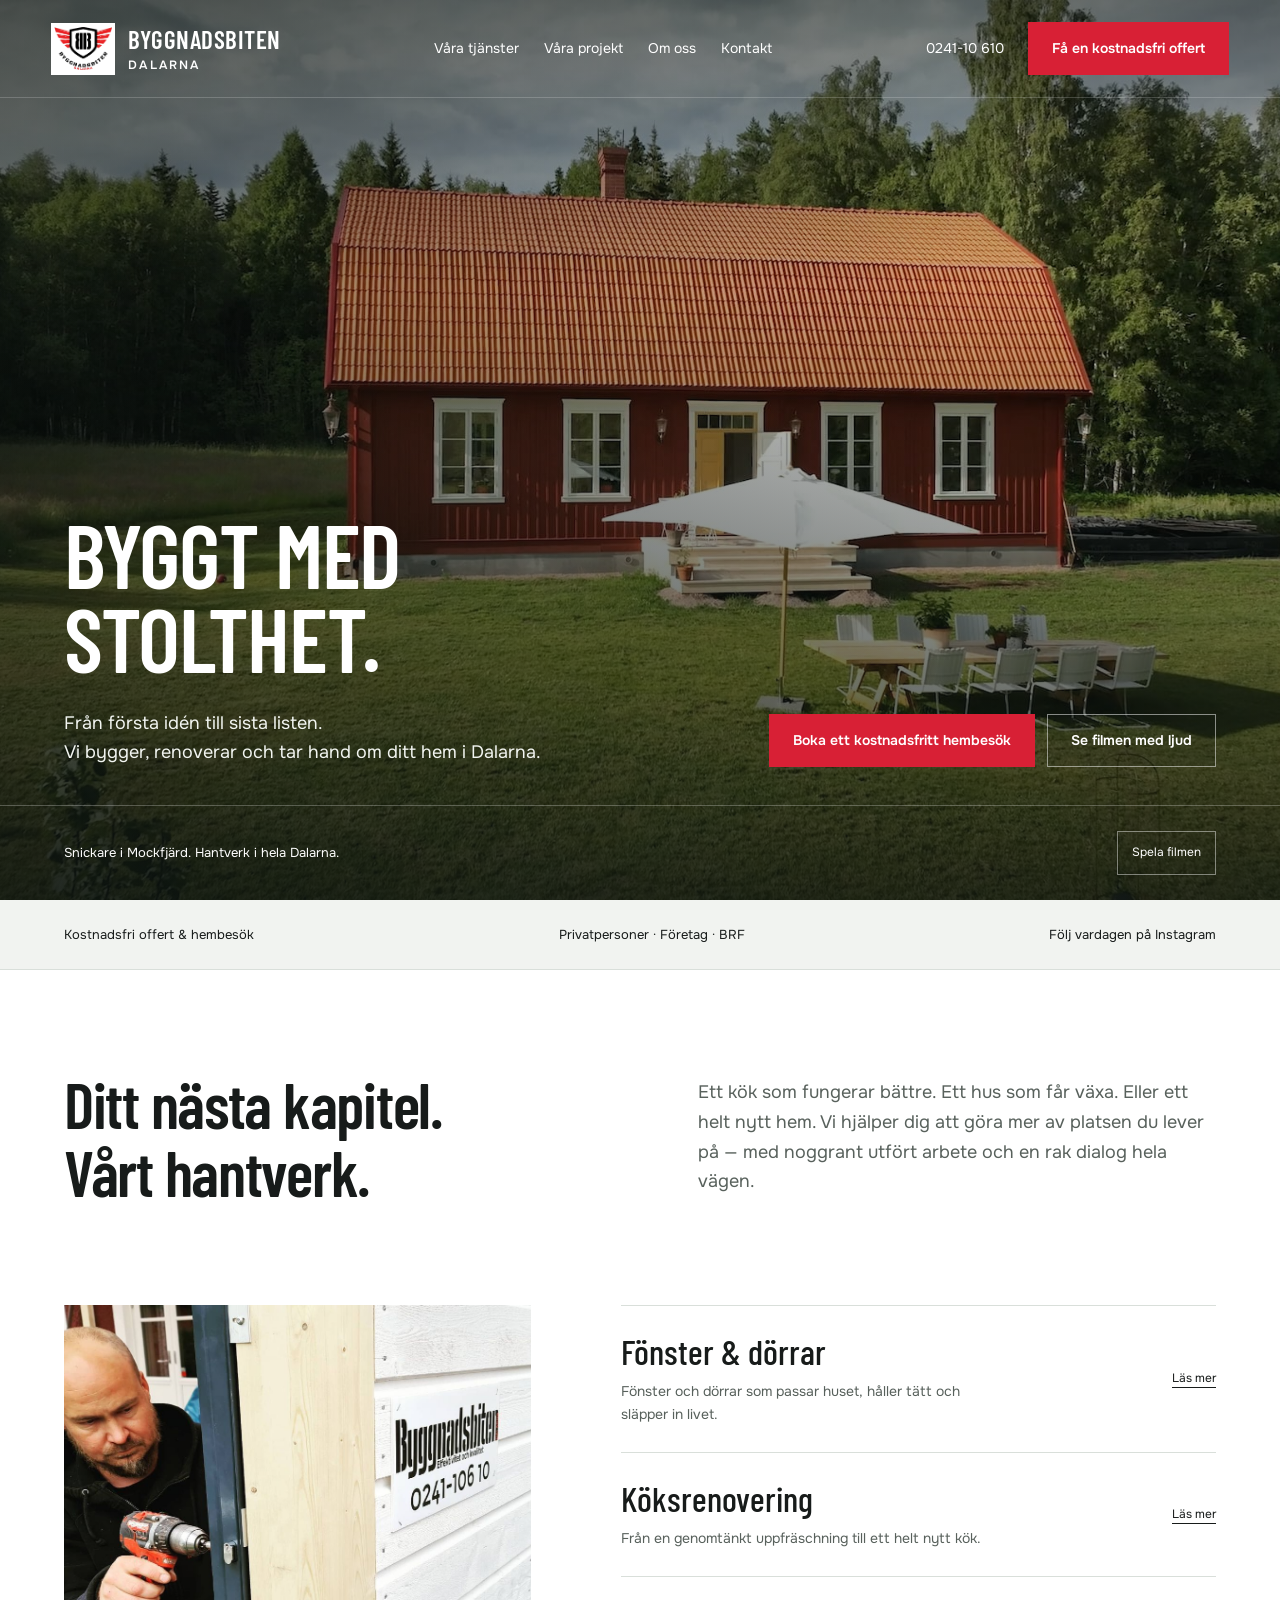
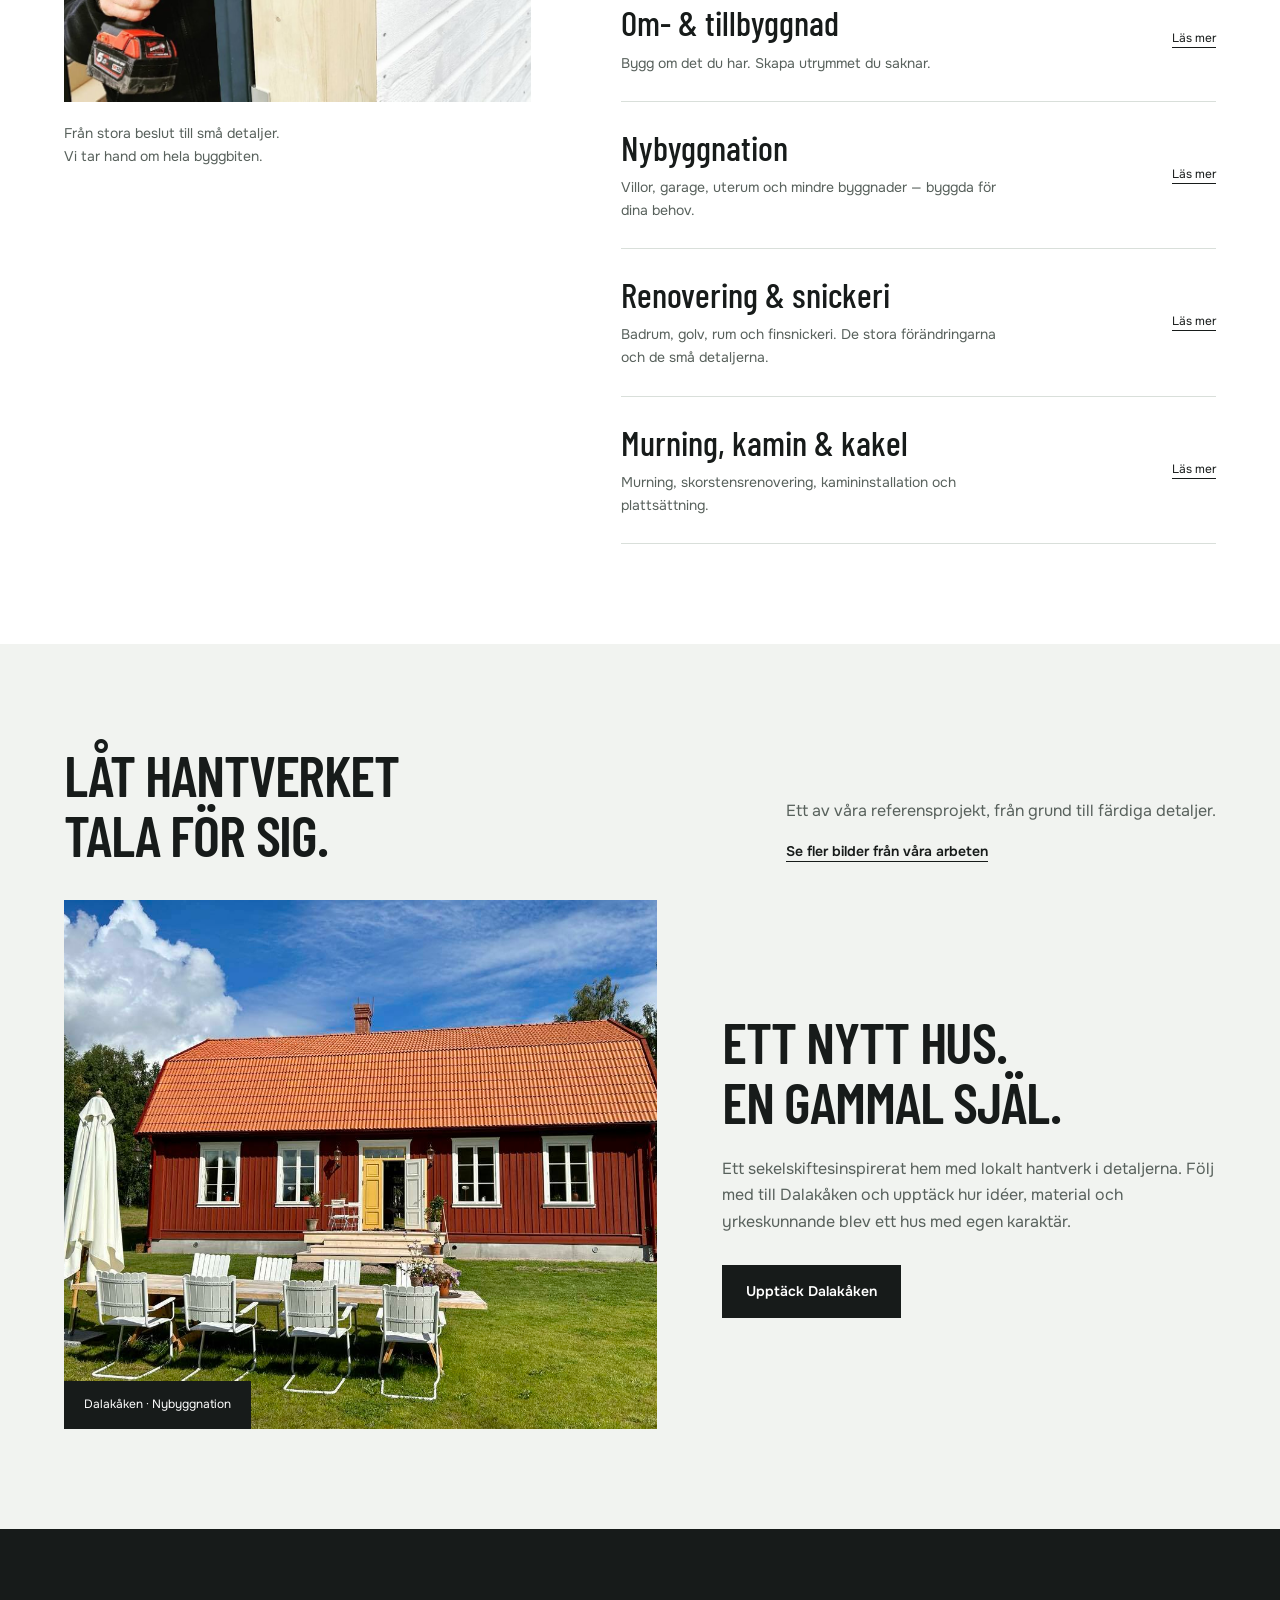
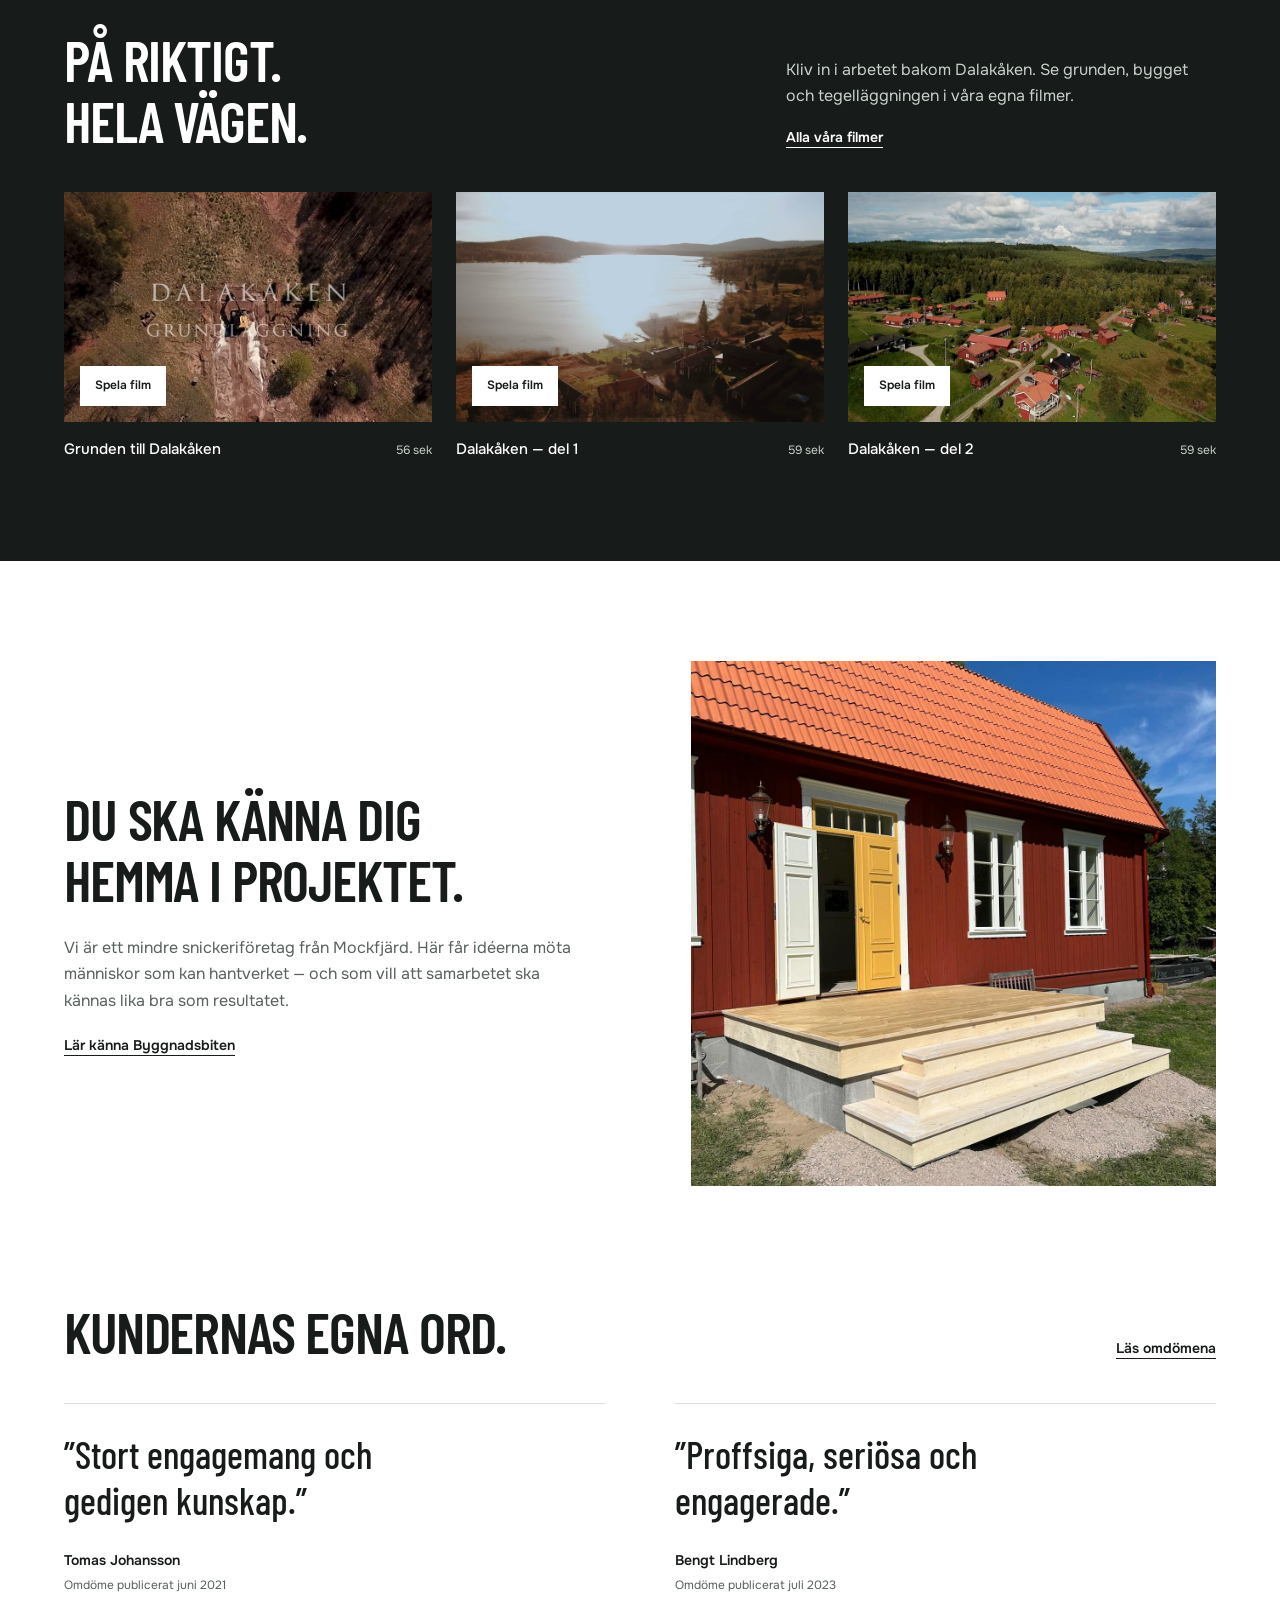
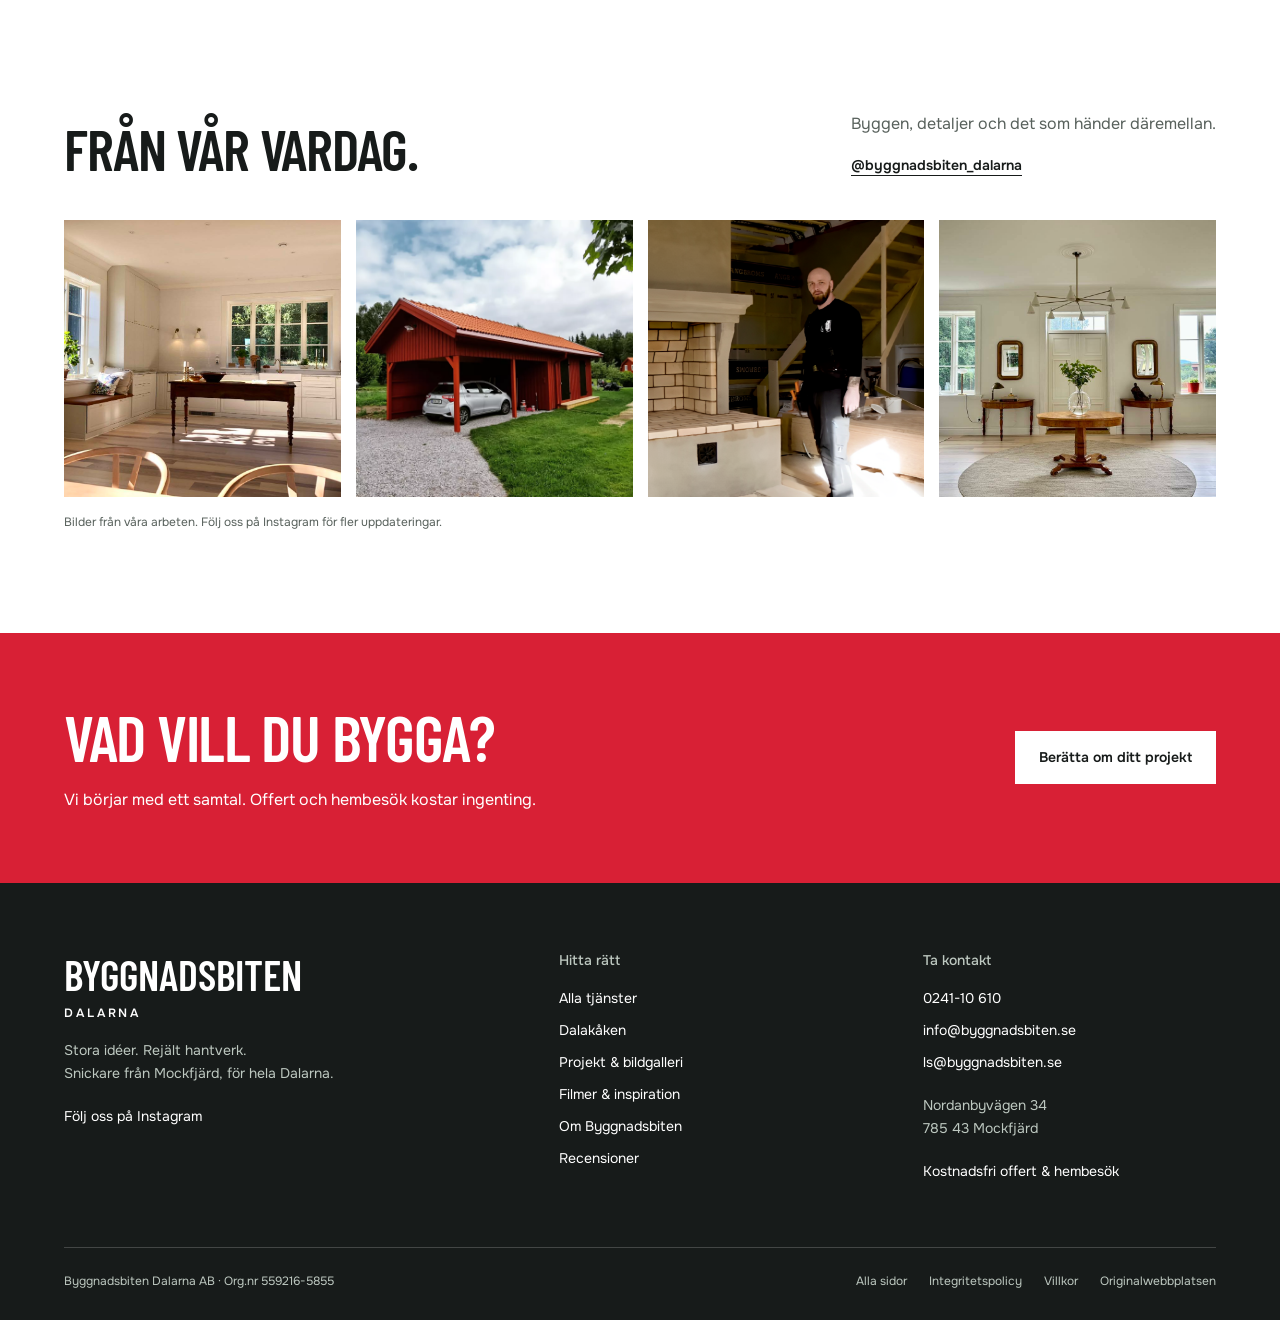
<file: index.html>
<!doctype html><html lang="sv"><head><meta charset="utf-8"><meta name="viewport" content="width=device-width,initial-scale=1"><meta name="theme-color" content="#171b1a"><title>Byggt med stolthet | Byggnadsbiten Dalarna</title><meta name="description" content="Byggnadsbiten i Mockfjärd hjälper dig med snickeri, renovering och nybyggnation i Dalarna. Egna projekt, filmer och kostnadsfri offert."><link rel="icon" href="assets/logo.png"><link rel="stylesheet" href="fonts.css"><link rel="stylesheet" href="styles.css"><script defer src="app.js"></script></head><body class="home"><a class="skip-link" href="#main">Till innehållet</a><header class="site-header"><a class="brand" href="index.html" aria-label="Byggnadsbiten, startsida"><img src="assets/logo.png" alt="" width="500" height="377"><span>BYGGNADSBITEN<small>DALARNA</small></span></a><nav class="desktop-nav" aria-label="Huvudmeny"><a href="tjanster.html" >Våra tjänster</a><a href="projekt.html" >Våra projekt</a><a href="om-oss.html" >Om oss</a><a href="kontakt.html" >Kontakt</a></nav><div class="header-actions"><a class="header-phone" href="tel:+4624110610">0241-10 610</a><a class="button button-red header-quote" href="kontakt.html#offert">Få en kostnadsfri offert</a><button class="menu-toggle" type="button" aria-expanded="false" aria-controls="mobile-nav">Meny</button></div><nav id="mobile-nav" aria-label="Mobilmeny" hidden><a href="tjanster.html">Våra tjänster</a><a href="projekt.html">Våra projekt</a><a href="om-oss.html">Om oss</a><a href="kontakt.html">Kontakt</a><a href="inspiration.html">Filmer & inspiration</a><a href="recensioner.html">Kundernas ord</a><a href="tel:+4624110610">Ring 0241-10 610</a></nav></header><main id="main"><section aria-labelledby="hero-title" class="hero"><img alt="Byggnadsbitens faluröda husprojekt i Dalarna" class="hero-poster" fetchpriority="high" height="1080" src="assets/hero-poster.jpg" width="1920"/><div aria-hidden="true" class="hero-film" id="hero-film"></div><div class="hero-shade"></div><div class="hero-content"><h1 id="hero-title">BYGGT MED<br/><span>STOLTHET.</span></h1><div class="hero-bottom-copy"><p>Från första idén till sista listen.<br/>Vi bygger, renoverar och tar hand om ditt hem i Dalarna.</p><div class="hero-ctas"><a class="button button-red" href="kontakt.html#offert">Boka ett kostnadsfritt hembesök</a><button class="button button-glass" data-film="850875029" data-hash="be779003c0" data-title="Byggnadsbiten — vår film" type="button">Se filmen med ljud</button></div></div></div><div class="hero-bottom"><span>Snickare i Mockfjärd. Hantverk i hela Dalarna.</span><button id="video-toggle" type="button">Spela bakgrundsfilm</button></div></section><div class="trust-strip"><span>Kostnadsfri offert & hembesök</span><span>Privatpersoner · Företag · BRF</span><a href="https://www.instagram.com/byggnadsbiten_dalarna/" target="_blank" rel="noopener">Följ vardagen på Instagram</a></div><section class="intro wrap"><h2>Ditt nästa kapitel.<br>Vårt hantverk.</h2><p>Ett kök som fungerar bättre. Ett hus som får växa. Eller ett helt nytt hem. Vi hjälper dig att göra mer av platsen du lever på — med noggrant utfört arbete och en rak dialog hela vägen.</p></section><section class="services-home wrap"><div class="service-lead"><img src="assets/image-10699.jpg" alt="En av Byggnadsbitens snickare monterar en dörr" loading="lazy"><p>Från stora beslut till små detaljer.<br>Vi tar hand om hela byggbiten.</p></div><div class="service-list"><a href="fonsterbyten.html"><div><h3>Fönster & dörrar</h3><p>Fönster och dörrar som passar huset, håller tätt och släpper in livet.</p></div><span>Läs mer</span></a><a href="koksrenovering.html"><div><h3>Köksrenovering</h3><p>Från en genomtänkt uppfräschning till ett helt nytt kök.</p></div><span>Läs mer</span></a><a href="om-tillbyggnad.html"><div><h3>Om- & tillbyggnad</h3><p>Bygg om det du har. Skapa utrymmet du saknar.</p></div><span>Läs mer</span></a><a href="nybyggnation.html"><div><h3>Nybyggnation</h3><p>Villor, garage, uterum och mindre byggnader — byggda för dina behov.</p></div><span>Läs mer</span></a><a href="renovering.html"><div><h3>Renovering & snickeri</h3><p>Badrum, golv, rum och finsnickeri. De stora förändringarna och de små detaljerna.</p></div><span>Läs mer</span></a><a href="murning.html"><div><h3>Murning, kamin & kakel</h3><p>Murning, skorstensrenovering, kamininstallation och plattsättning.</p></div><span>Läs mer</span></a></div></section><section class="project-section"><div class="wrap project-heading"><div class="section-heading"><h2>LÅT HANTVERKET<br>TALA FÖR SIG.</h2><div><p>Ett av våra referensprojekt, från grund till färdiga detaljer.</p><a class="text-link" href="projekt.html">Se fler bilder från våra arbeten</a></div></div></div><section class="feature-project wrap"><a class="project-photo" href="dalakaken.html"><img src="assets/image-25222.jpg" alt="Dalakåkens faluröda fasad och mansardtak" loading="lazy" width="1200" height="800"><span>Dalakåken · Nybyggnation</span></a><div><h2>ETT NYTT HUS.<br>EN GAMMAL SJÄL.</h2><p>Ett sekelskiftesinspirerat hem med lokalt hantverk i detaljerna. Följ med till Dalakåken och upptäck hur idéer, material och yrkeskunnande blev ett hus med egen karaktär.</p><a class="button button-dark" href="dalakaken.html">Upptäck Dalakåken</a></div></section></section><section class="film-section"><div class="wrap"><div class="section-heading"><h2>PÅ RIKTIGT.<br>HELA VÄGEN.</h2><div><p>Kliv in i arbetet bakom Dalakåken. Se grunden, bygget och tegelläggningen i våra egna filmer.</p><a class="text-link" href="inspiration.html">Alla våra filmer</a></div></div><div class="film-grid"><button type="button" class="film-card" data-film="850067104" data-hash="6cd52b2cac" data-title="Grunden till Dalakåken"><span class="film-poster"><img src="assets/video-850067104-poster.jpg" alt="" loading="lazy" width="1920" height="1080"><span class="play-label">Spela film</span></span><span class="film-meta"><strong>Grunden till Dalakåken</strong><span>56 sek</span></span></button><button type="button" class="film-card" data-film="850066379" data-hash="b7b6cb7633" data-title="Dalakåken — del 1"><span class="film-poster"><img src="assets/video-850066379-poster.jpg" alt="" loading="lazy" width="1920" height="1080"><span class="play-label">Spela film</span></span><span class="film-meta"><strong>Dalakåken — del 1</strong><span>59 sek</span></span></button><button type="button" class="film-card" data-film="850066909" data-hash="4480c522fd" data-title="Dalakåken — del 2"><span class="film-poster"><img src="assets/video-850066909-poster.jpg" alt="" loading="lazy" width="1920" height="1080"><span class="play-label">Spela film</span></span><span class="film-meta"><strong>Dalakåken — del 2</strong><span>59 sek</span></span></button></div></div></section><section class="about-home wrap"><div><h2>DU SKA KÄNNA DIG<br>HEMMA I PROJEKTET.</h2><p>Vi är ett mindre snickeriföretag från Mockfjärd. Här får idéerna möta människor som kan hantverket — och som vill att samarbetet ska kännas lika bra som resultatet.</p><a class="text-link" href="om-oss.html">Lär känna Byggnadsbiten</a></div><img src="assets/image-25241.jpg" alt="Detaljer i en entrétrappa och pardörrar" loading="lazy"></section><section class="reviews-home wrap"><div class="section-heading"><h2>KUNDERNAS EGNA ORD.</h2><div><p></p><a class="text-link" href="recensioner.html">Läs omdömena</a></div></div><div class="review-grid"><figure><blockquote>”Stort engagemang och gedigen kunskap.”</blockquote><figcaption>Tomas Johansson <span>Omdöme publicerat juni 2021</span></figcaption></figure><figure><blockquote>”Proffsiga, seriösa och engagerade.”</blockquote><figcaption>Bengt Lindberg <span>Omdöme publicerat juli 2023</span></figcaption></figure></div></section><section class="instagram-section wrap"><div class="section-heading"><h2>FRÅN VÅR VARDAG.</h2><div><p>Byggen, detaljer och det som händer däremellan.</p><a class="text-link" href="https://www.instagram.com/byggnadsbiten_dalarna/" target="_blank" rel="noopener">@byggnadsbiten_dalarna</a></div></div><div class="gallery-grid home-gallery"><button class="gallery-item" type="button" data-gallery="assets/image-25225.jpg" data-caption="Dalakåken – kök" data-group="dalakaken" aria-label="Förstora: Dalakåken – kök"><img src="assets/image-25225.jpg" alt="Dalakåken – kök" loading="lazy" width="900" height="750"><span>Dalakåken – kök</span></button><button class="gallery-item" type="button" data-gallery="assets/image-25244.jpg" data-caption="Carport med förråd" data-group="ovrigt" aria-label="Förstora: Carport med förråd"><img src="assets/image-25244.jpg" alt="Carport med förråd" loading="lazy" width="900" height="750"><span>Carport med förråd</span></button><button class="gallery-item" type="button" data-gallery="assets/image-31177.png" data-caption="Murare vid öppen spis" data-group="ovrigt" aria-label="Förstora: Murare vid öppen spis"><img src="assets/image-31177.png" alt="Murare vid öppen spis" loading="lazy" width="900" height="750"><span>Murare vid öppen spis</span></button><button class="gallery-item" type="button" data-gallery="assets/image-25228.jpg" data-caption="Dalakåken – vardagsrum med pardörrar" data-group="dalakaken" aria-label="Förstora: Dalakåken – vardagsrum med pardörrar"><img src="assets/image-25228.jpg" alt="Dalakåken – vardagsrum med pardörrar" loading="lazy" width="900" height="750"><span>Dalakåken – vardagsrum med pardörrar</span></button></div><p class="gallery-source-note">Bilder från våra arbeten. Följ oss på Instagram för fler uppdateringar.</p></section><section class="contact-banner"><div><h2>VAD VILL DU BYGGA?</h2><p>Vi börjar med ett samtal. Offert och hembesök kostar ingenting.</p></div><a class="button button-light" href="kontakt.html#offert">Berätta om ditt projekt</a></section></main><footer class="site-footer"><div class="footer-top"><div><a class="footer-brand" href="index.html">BYGGNADSBITEN<span>DALARNA</span></a><p>Stora idéer. Rejält hantverk.<br>Snickare från Mockfjärd, för hela Dalarna.</p><a href="https://www.instagram.com/byggnadsbiten_dalarna/" target="_blank" rel="noopener">Följ oss på Instagram</a></div><div><h2>Hitta rätt</h2><a href="tjanster.html">Alla tjänster</a><a href="dalakaken.html">Dalakåken</a><a href="projekt.html">Projekt & bildgalleri</a><a href="inspiration.html">Filmer & inspiration</a><a href="om-oss.html">Om Byggnadsbiten</a><a href="recensioner.html">Recensioner</a></div><div><h2>Ta kontakt</h2><a href="tel:+4624110610">0241-10 610</a><a href="mailto:info@byggnadsbiten.se">info@byggnadsbiten.se</a><a href="mailto:ls@byggnadsbiten.se">ls@byggnadsbiten.se</a><p>Nordanbyvägen 34<br>785 43 Mockfjärd</p><a href="kontakt.html#offert">Kostnadsfri offert & hembesök</a></div></div><div class="footer-bottom"><span>Byggnadsbiten Dalarna AB · Org.nr 559216-5855</span><div><a href="sajtkarta.html">Alla sidor</a><a href="https://www.byggnadsbiten.se/legalt/integritetspolicy" target="_blank" rel="noopener">Integritetspolicy</a><a href="https://www.byggnadsbiten.se/legalt/villkor" target="_blank" rel="noopener">Villkor</a><a href="https://www.byggnadsbiten.se/" target="_blank" rel="noopener">Originalwebbplatsen</a></div></div></footer><dialog class="film-dialog" id="film-dialog" aria-labelledby="film-title"><div class="dialog-head"><h2 id="film-title">Byggnadsbitens film</h2><button type="button" data-close-dialog>Stäng film</button></div><div id="film-player"></div><p>Film från Byggnadsbiten via Vimeo. <a id="film-external" href="https://vimeo.com/850875029" target="_blank" rel="noopener">Öppna filmen på Vimeo</a></p></dialog><dialog class="gallery-dialog" id="gallery-dialog" aria-labelledby="gallery-caption"><div class="dialog-head"><span id="gallery-counter"></span><button type="button" id="gallery-close">Stäng bild</button></div><img id="gallery-full" src="assets/image-25222.jpg" alt=""><div class="gallery-bottom"><button id="gallery-prev" type="button">Föregående</button><p id="gallery-caption"></p><button id="gallery-next" type="button">Nästa bild</button></div></dialog></body></html>
</file>
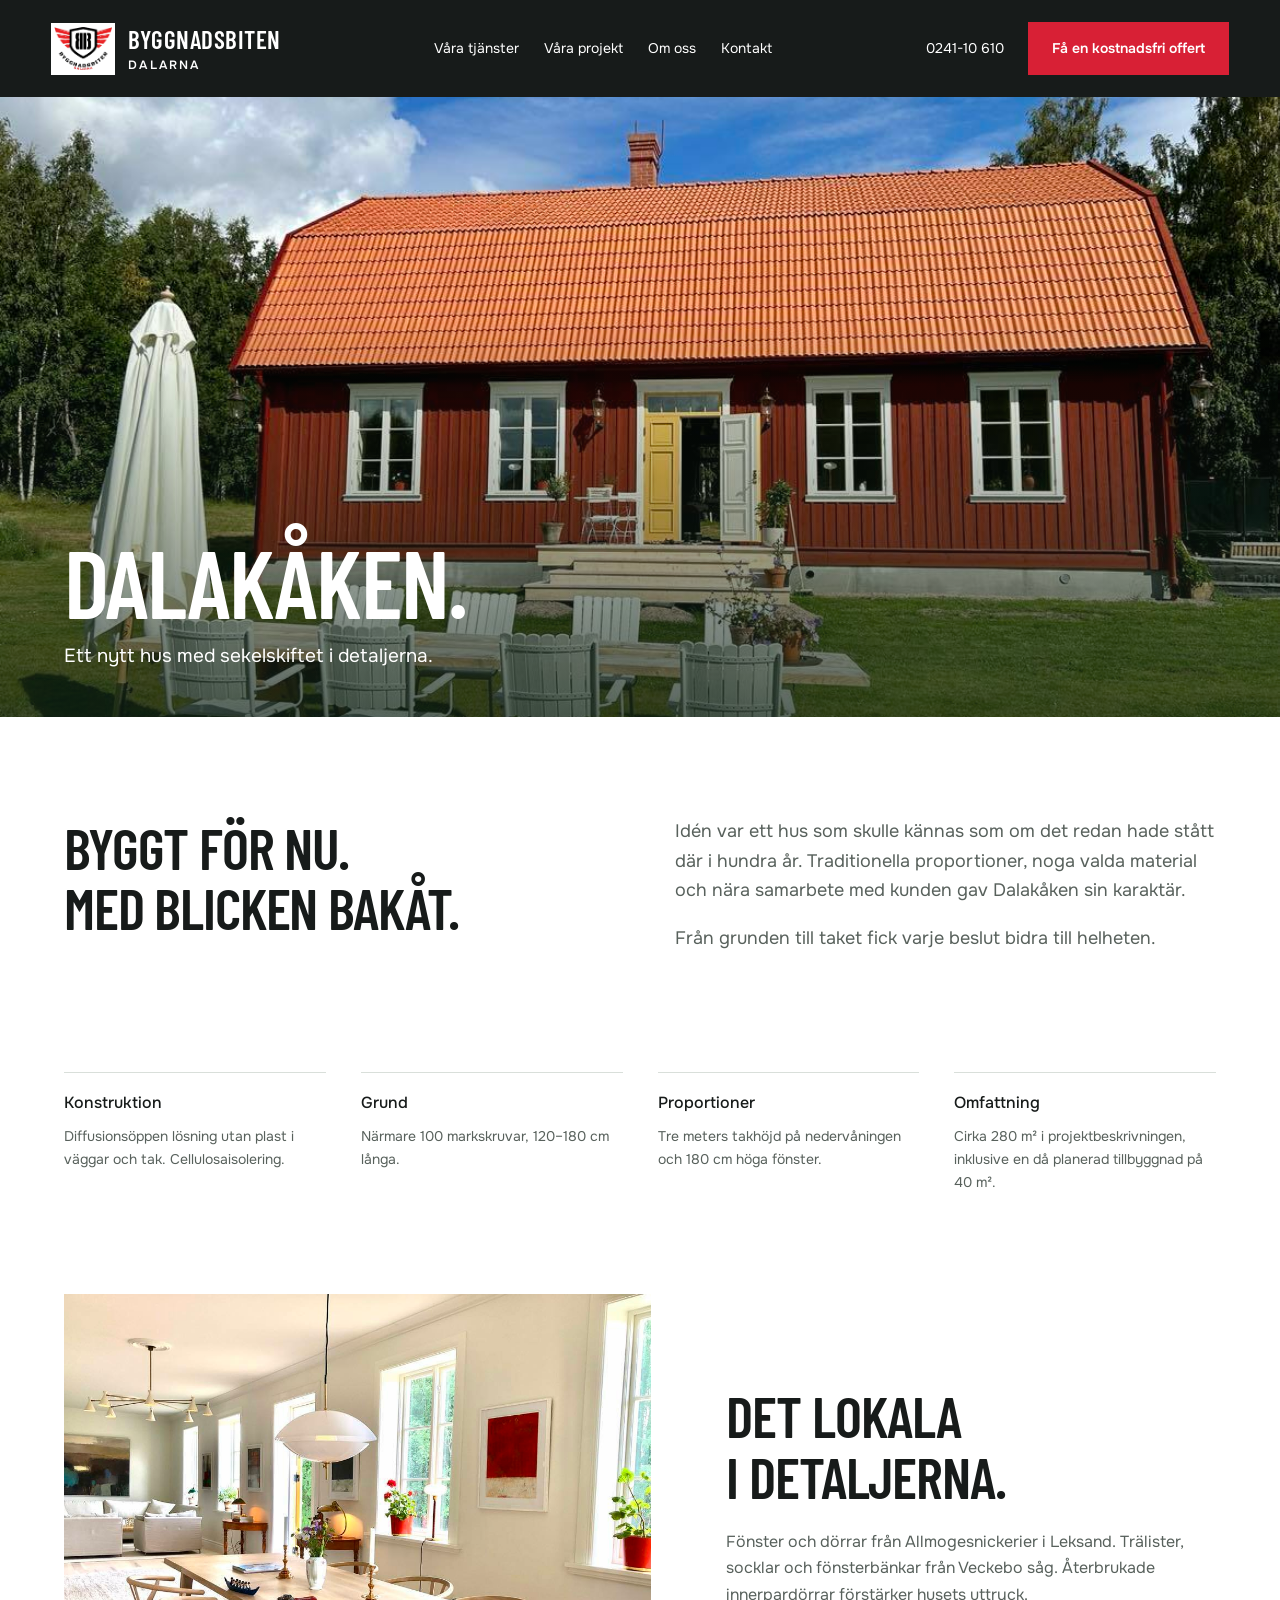
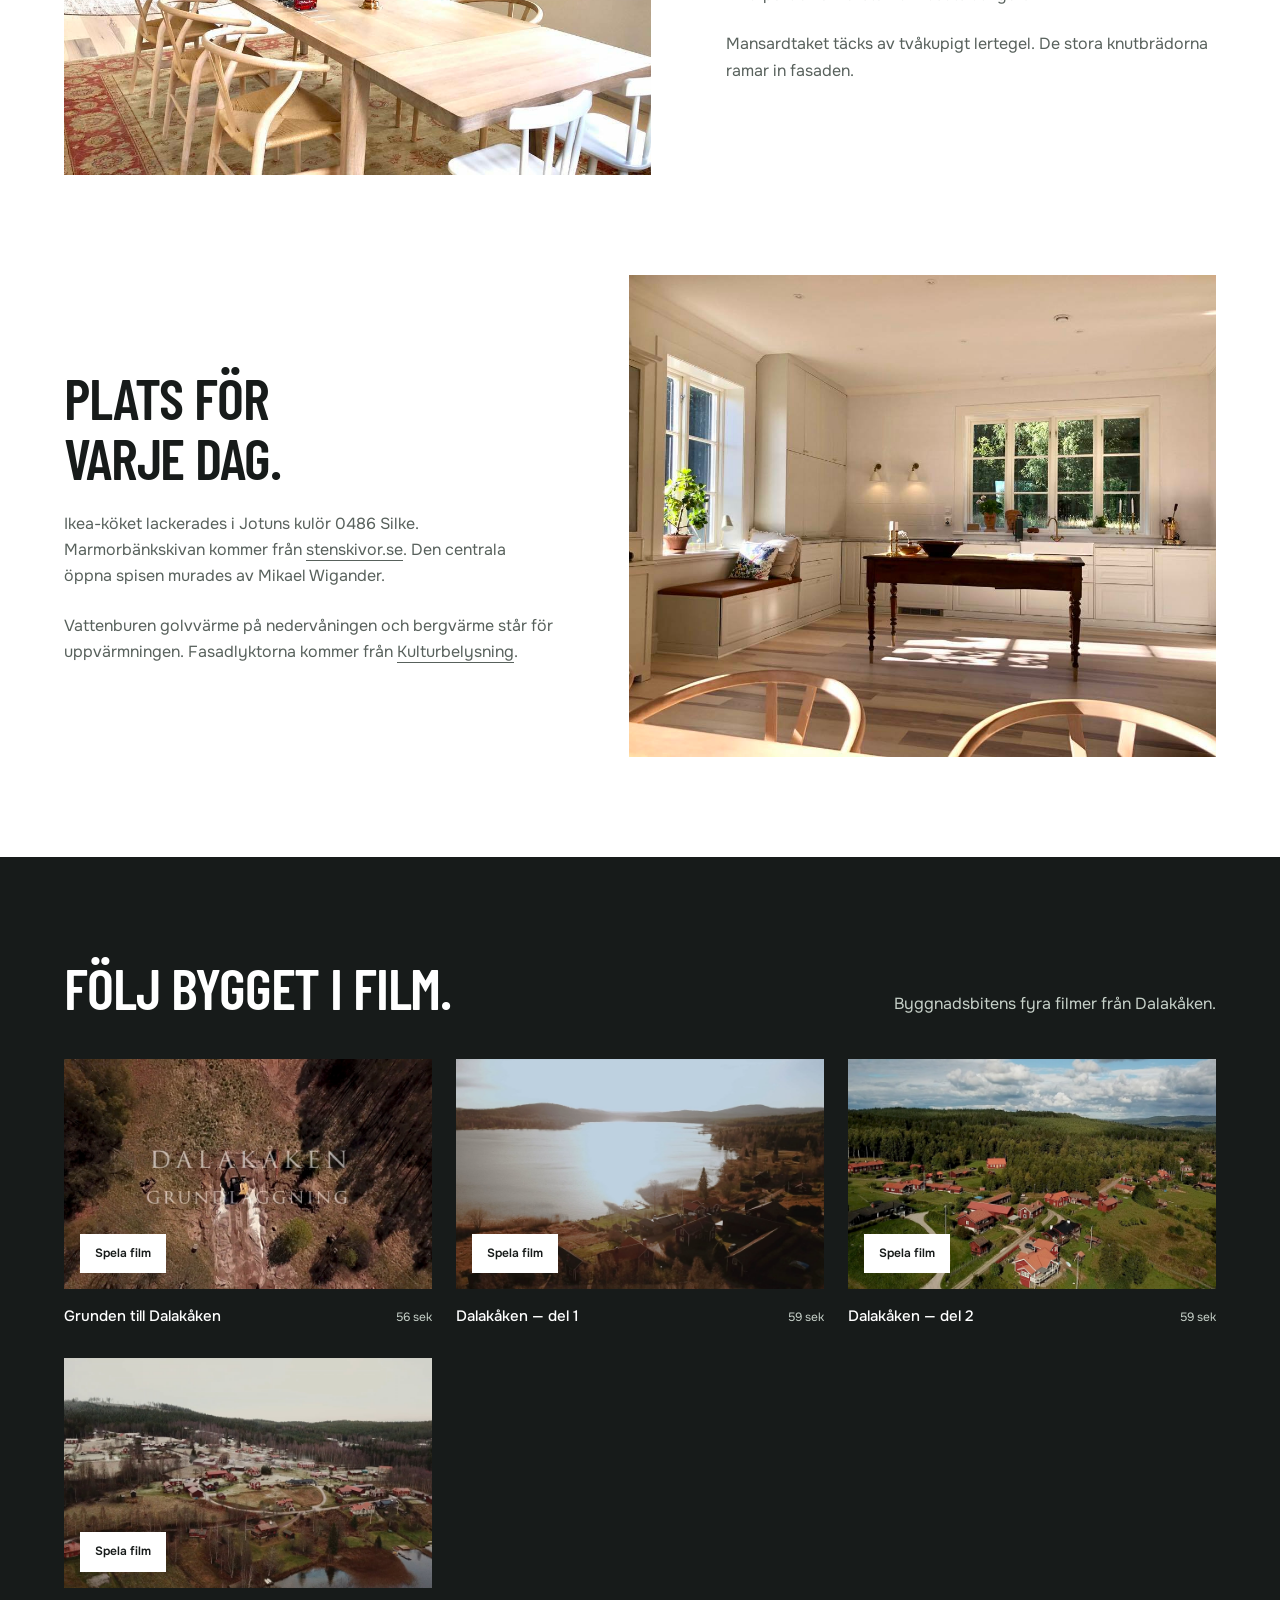
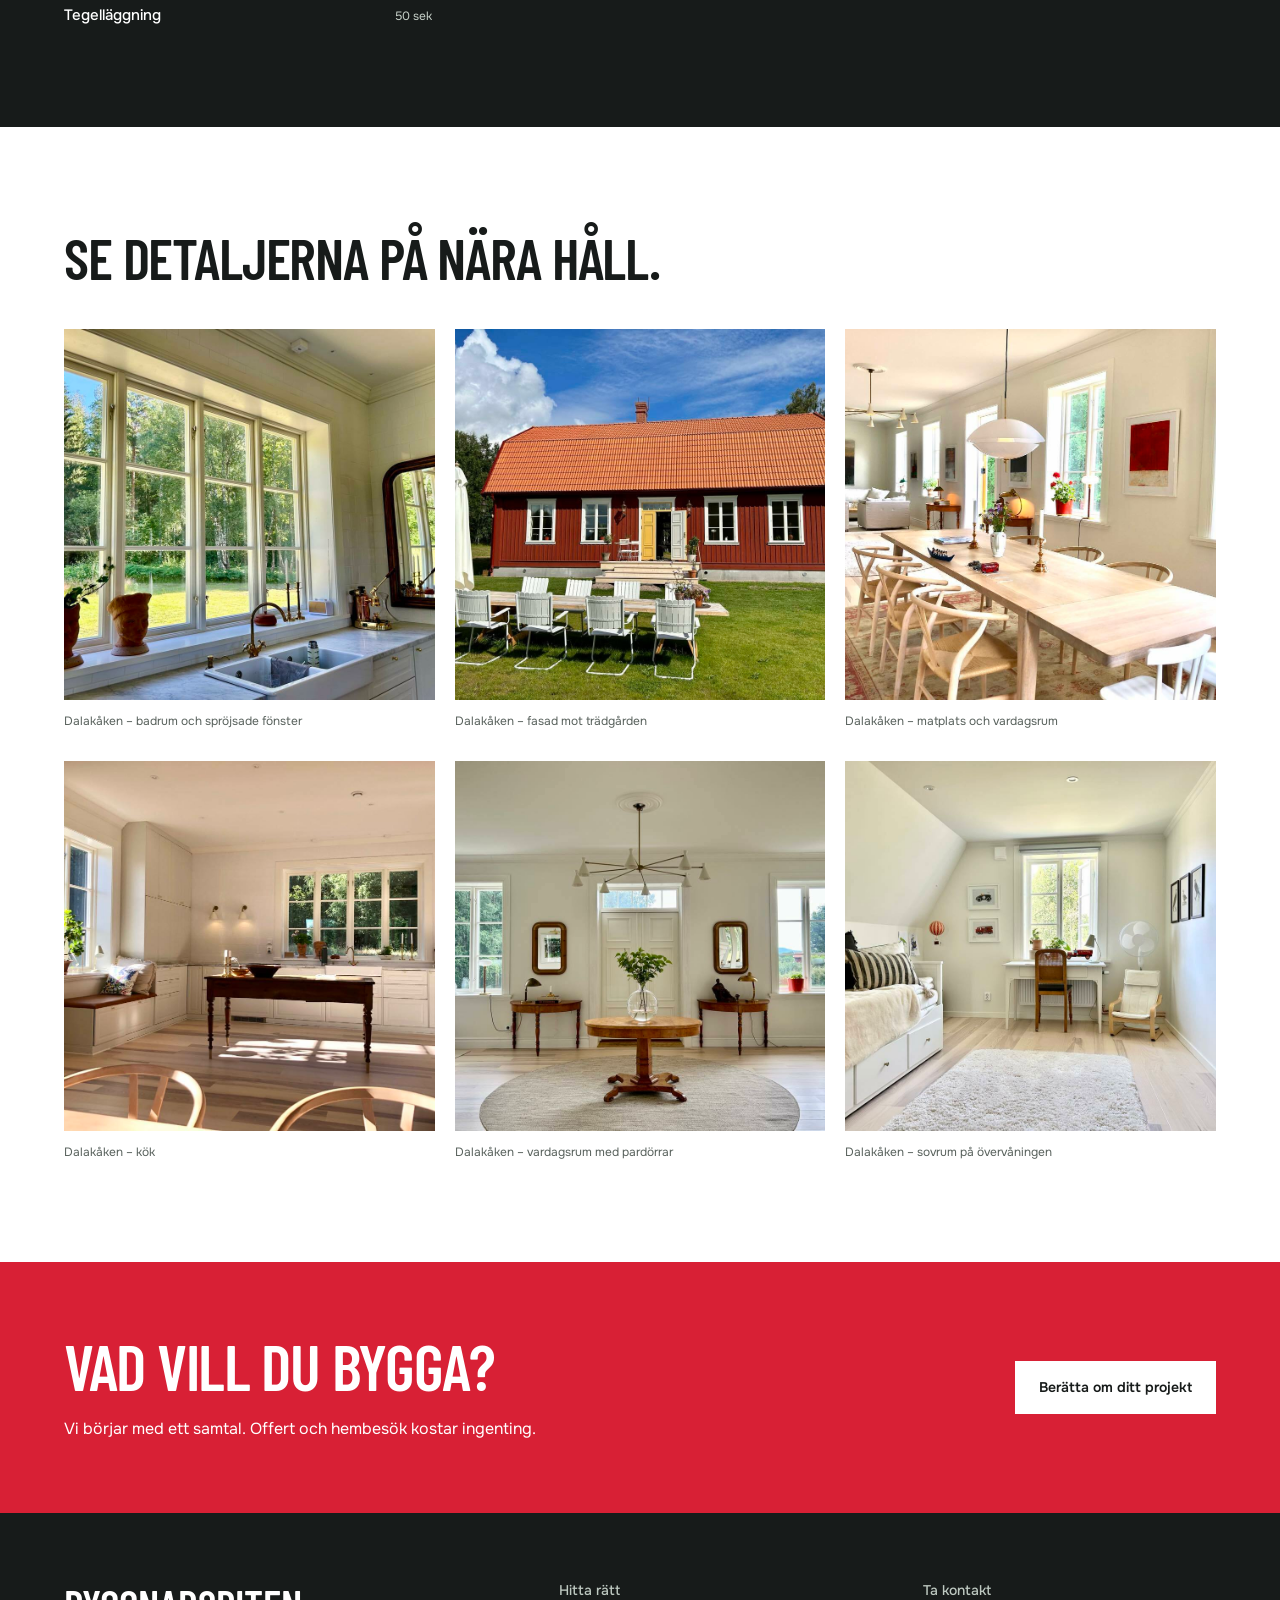
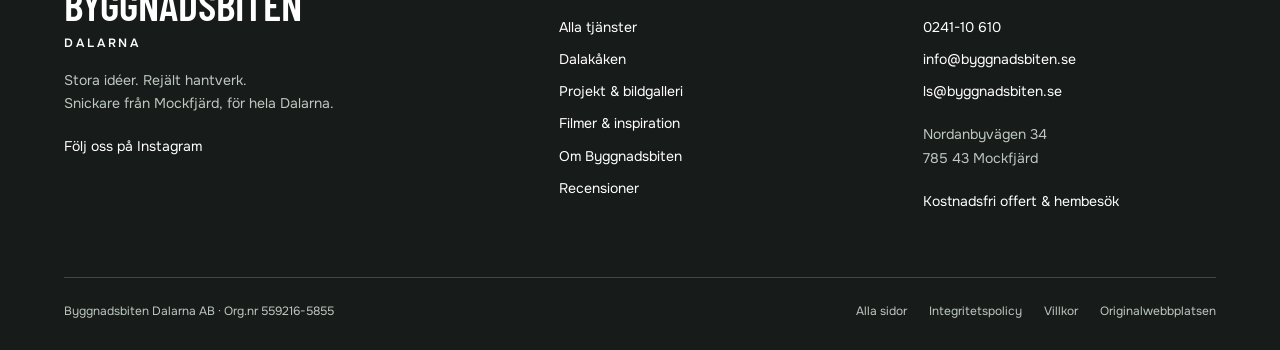
<file: dalakaken.html>
<!doctype html><html lang="sv"><head><meta charset="utf-8"><meta name="viewport" content="width=device-width,initial-scale=1"><meta name="theme-color" content="#171b1a"><title>Dalakåken | Byggnadsbiten Dalarna</title><meta name="description" content="Följ Dalakåken genom Byggnadsbitens egna filmer och bilder. Ett nybyggt, sekelskiftesinspirerat hus med lokala hantverksdetaljer."><link rel="icon" href="assets/logo.png"><link rel="stylesheet" href="fonts.css"><link rel="stylesheet" href="styles.css"><script defer src="app.js"></script></head><body class="subpage"><a class="skip-link" href="#main">Till innehållet</a><header class="site-header"><a class="brand" href="index.html" aria-label="Byggnadsbiten, startsida"><img src="assets/logo.png" alt="" width="500" height="377"><span>BYGGNADSBITEN<small>DALARNA</small></span></a><nav class="desktop-nav" aria-label="Huvudmeny"><a href="tjanster.html" >Våra tjänster</a><a href="projekt.html" >Våra projekt</a><a href="om-oss.html" >Om oss</a><a href="kontakt.html" >Kontakt</a></nav><div class="header-actions"><a class="header-phone" href="tel:+4624110610">0241-10 610</a><a class="button button-red header-quote" href="kontakt.html#offert">Få en kostnadsfri offert</a><button class="menu-toggle" type="button" aria-expanded="false" aria-controls="mobile-nav">Meny</button></div><nav id="mobile-nav" aria-label="Mobilmeny" hidden><a href="tjanster.html">Våra tjänster</a><a href="projekt.html">Våra projekt</a><a href="om-oss.html">Om oss</a><a href="kontakt.html">Kontakt</a><a href="inspiration.html">Filmer & inspiration</a><a href="recensioner.html">Kundernas ord</a><a href="tel:+4624110610">Ring 0241-10 610</a></nav></header><main id="main"><section class="case-hero"><img src="assets/image-25222.jpg" alt="Dalakåkens faluröda hus och mansardtak" fetchpriority="high"><div><h1>DALAKÅKEN.</h1><p>Ett nytt hus med sekelskiftet i detaljerna.</p></div></section><section class="case-intro wrap"><h2>BYGGT FÖR NU.<br>MED BLICKEN BAKÅT.</h2><div><p>Idén var ett hus som skulle kännas som om det redan hade stått där i hundra år. Traditionella proportioner, noga valda material och nära samarbete med kunden gav Dalakåken sin karaktär.</p><p>Från grunden till taket fick varje beslut bidra till helheten.</p></div></section><section class="case-specs wrap compact-top"><div><h3>Konstruktion</h3><p>Diffusionsöppen lösning utan plast i väggar och tak. Cellulosaisolering.</p></div><div><h3>Grund</h3><p>Närmare 100 markskruvar, 120–180 cm långa.</p></div><div><h3>Proportioner</h3><p>Tre meters takhöjd på nedervåningen och 180 cm höga fönster.</p></div><div><h3>Omfattning</h3><p>Cirka 280 m² i projektbeskrivningen, inklusive en då planerad tillbyggnad på 40 m².</p></div></section><section class="case-pair wrap compact-top"><img src="assets/image-25226.jpg" alt="Dalakåkens matplats och höga fönster" loading="lazy"><div><h2>DET LOKALA<br>I DETALJERNA.</h2><p>Fönster och dörrar från Allmogesnickerier i Leksand. Trälister, socklar och fönsterbänkar från Veckebo såg. Återbrukade innerpardörrar förstärker husets uttryck.</p><p>Mansardtaket täcks av tvåkupigt lertegel. De stora knutbrädorna ramar in fasaden.</p></div></section><section class="case-pair reverse wrap compact-top"><img src="assets/image-25225.jpg" alt="Dalakåkens kök" loading="lazy"><div><h2>PLATS FÖR<br>VARJE DAG.</h2><p>Ikea-köket lackerades i Jotuns kulör 0486 Silke. Marmorbänkskivan kommer från <a href="https://stenskivor.se" target="_blank" rel="noopener">stenskivor.se</a>. Den centrala öppna spisen murades av Mikael Wigander.</p><p>Vattenburen golvvärme på nedervåningen och bergvärme står för uppvärmningen. Fasadlyktorna kommer från <a href="https://kulturbelysning.se" target="_blank" rel="noopener">Kulturbelysning</a>.</p></div></section><section class="film-section"><div class="wrap"><div class="section-heading"><h2>FÖLJ BYGGET I FILM.</h2><div><p>Byggnadsbitens fyra filmer från Dalakåken.</p></div></div><div class="film-grid"><button type="button" class="film-card" data-film="850067104" data-hash="6cd52b2cac" data-title="Grunden till Dalakåken"><span class="film-poster"><img src="assets/video-850067104-poster.jpg" alt="" loading="lazy" width="1920" height="1080"><span class="play-label">Spela film</span></span><span class="film-meta"><strong>Grunden till Dalakåken</strong><span>56 sek</span></span></button><button type="button" class="film-card" data-film="850066379" data-hash="b7b6cb7633" data-title="Dalakåken — del 1"><span class="film-poster"><img src="assets/video-850066379-poster.jpg" alt="" loading="lazy" width="1920" height="1080"><span class="play-label">Spela film</span></span><span class="film-meta"><strong>Dalakåken — del 1</strong><span>59 sek</span></span></button><button type="button" class="film-card" data-film="850066909" data-hash="4480c522fd" data-title="Dalakåken — del 2"><span class="film-poster"><img src="assets/video-850066909-poster.jpg" alt="" loading="lazy" width="1920" height="1080"><span class="play-label">Spela film</span></span><span class="film-meta"><strong>Dalakåken — del 2</strong><span>59 sek</span></span></button><button type="button" class="film-card" data-film="850908202" data-hash="8abe7d53dd" data-title="Tegelläggning"><span class="film-poster"><img src="assets/video-850908202-poster.jpg" alt="" loading="lazy" width="1920" height="1080"><span class="play-label">Spela film</span></span><span class="film-meta"><strong>Tegelläggning</strong><span>50 sek</span></span></button></div></div></section><section class="wrap"><div class="section-heading"><h2>SE DETALJERNA PÅ NÄRA HÅLL.</h2><div><p></p></div></div><div class="gallery-grid "><button class="gallery-item" type="button" data-gallery="assets/image-25227.jpg" data-caption="Dalakåken – badrum och spröjsade fönster" data-group="dalakaken" aria-label="Förstora: Dalakåken – badrum och spröjsade fönster"><img src="assets/image-25227.jpg" alt="Dalakåken – badrum och spröjsade fönster" loading="lazy" width="900" height="750"><span>Dalakåken – badrum och spröjsade fönster</span></button><button class="gallery-item" type="button" data-gallery="assets/image-25222.jpg" data-caption="Dalakåken – fasad mot trädgården" data-group="dalakaken" aria-label="Förstora: Dalakåken – fasad mot trädgården"><img src="assets/image-25222.jpg" alt="Dalakåken – fasad mot trädgården" loading="lazy" width="900" height="750"><span>Dalakåken – fasad mot trädgården</span></button><button class="gallery-item" type="button" data-gallery="assets/image-25226.jpg" data-caption="Dalakåken – matplats och vardagsrum" data-group="dalakaken" aria-label="Förstora: Dalakåken – matplats och vardagsrum"><img src="assets/image-25226.jpg" alt="Dalakåken – matplats och vardagsrum" loading="lazy" width="900" height="750"><span>Dalakåken – matplats och vardagsrum</span></button><button class="gallery-item" type="button" data-gallery="assets/image-25225.jpg" data-caption="Dalakåken – kök" data-group="dalakaken" aria-label="Förstora: Dalakåken – kök"><img src="assets/image-25225.jpg" alt="Dalakåken – kök" loading="lazy" width="900" height="750"><span>Dalakåken – kök</span></button><button class="gallery-item" type="button" data-gallery="assets/image-25228.jpg" data-caption="Dalakåken – vardagsrum med pardörrar" data-group="dalakaken" aria-label="Förstora: Dalakåken – vardagsrum med pardörrar"><img src="assets/image-25228.jpg" alt="Dalakåken – vardagsrum med pardörrar" loading="lazy" width="900" height="750"><span>Dalakåken – vardagsrum med pardörrar</span></button><button class="gallery-item" type="button" data-gallery="assets/image-25224.jpg" data-caption="Dalakåken – sovrum på övervåningen" data-group="dalakaken" aria-label="Förstora: Dalakåken – sovrum på övervåningen"><img src="assets/image-25224.jpg" alt="Dalakåken – sovrum på övervåningen" loading="lazy" width="900" height="750"><span>Dalakåken – sovrum på övervåningen</span></button></div></section><section class="contact-banner"><div><h2>VAD VILL DU BYGGA?</h2><p>Vi börjar med ett samtal. Offert och hembesök kostar ingenting.</p></div><a class="button button-light" href="kontakt.html#offert">Berätta om ditt projekt</a></section></main><footer class="site-footer"><div class="footer-top"><div><a class="footer-brand" href="index.html">BYGGNADSBITEN<span>DALARNA</span></a><p>Stora idéer. Rejält hantverk.<br>Snickare från Mockfjärd, för hela Dalarna.</p><a href="https://www.instagram.com/byggnadsbiten_dalarna/" target="_blank" rel="noopener">Följ oss på Instagram</a></div><div><h2>Hitta rätt</h2><a href="tjanster.html">Alla tjänster</a><a href="dalakaken.html">Dalakåken</a><a href="projekt.html">Projekt & bildgalleri</a><a href="inspiration.html">Filmer & inspiration</a><a href="om-oss.html">Om Byggnadsbiten</a><a href="recensioner.html">Recensioner</a></div><div><h2>Ta kontakt</h2><a href="tel:+4624110610">0241-10 610</a><a href="mailto:info@byggnadsbiten.se">info@byggnadsbiten.se</a><a href="mailto:ls@byggnadsbiten.se">ls@byggnadsbiten.se</a><p>Nordanbyvägen 34<br>785 43 Mockfjärd</p><a href="kontakt.html#offert">Kostnadsfri offert & hembesök</a></div></div><div class="footer-bottom"><span>Byggnadsbiten Dalarna AB · Org.nr 559216-5855</span><div><a href="sajtkarta.html">Alla sidor</a><a href="https://www.byggnadsbiten.se/legalt/integritetspolicy" target="_blank" rel="noopener">Integritetspolicy</a><a href="https://www.byggnadsbiten.se/legalt/villkor" target="_blank" rel="noopener">Villkor</a><a href="https://www.byggnadsbiten.se/" target="_blank" rel="noopener">Originalwebbplatsen</a></div></div></footer><dialog class="film-dialog" id="film-dialog" aria-labelledby="film-title"><div class="dialog-head"><h2 id="film-title">Byggnadsbitens film</h2><button type="button" data-close-dialog>Stäng film</button></div><div id="film-player"></div><p>Film från Byggnadsbiten via Vimeo. <a id="film-external" href="https://vimeo.com/850875029" target="_blank" rel="noopener">Öppna filmen på Vimeo</a></p></dialog><dialog class="gallery-dialog" id="gallery-dialog" aria-labelledby="gallery-caption"><div class="dialog-head"><span id="gallery-counter"></span><button type="button" id="gallery-close">Stäng bild</button></div><img id="gallery-full" src="assets/image-25222.jpg" alt=""><div class="gallery-bottom"><button id="gallery-prev" type="button">Föregående</button><p id="gallery-caption"></p><button id="gallery-next" type="button">Nästa bild</button></div></dialog></body></html>
</file>
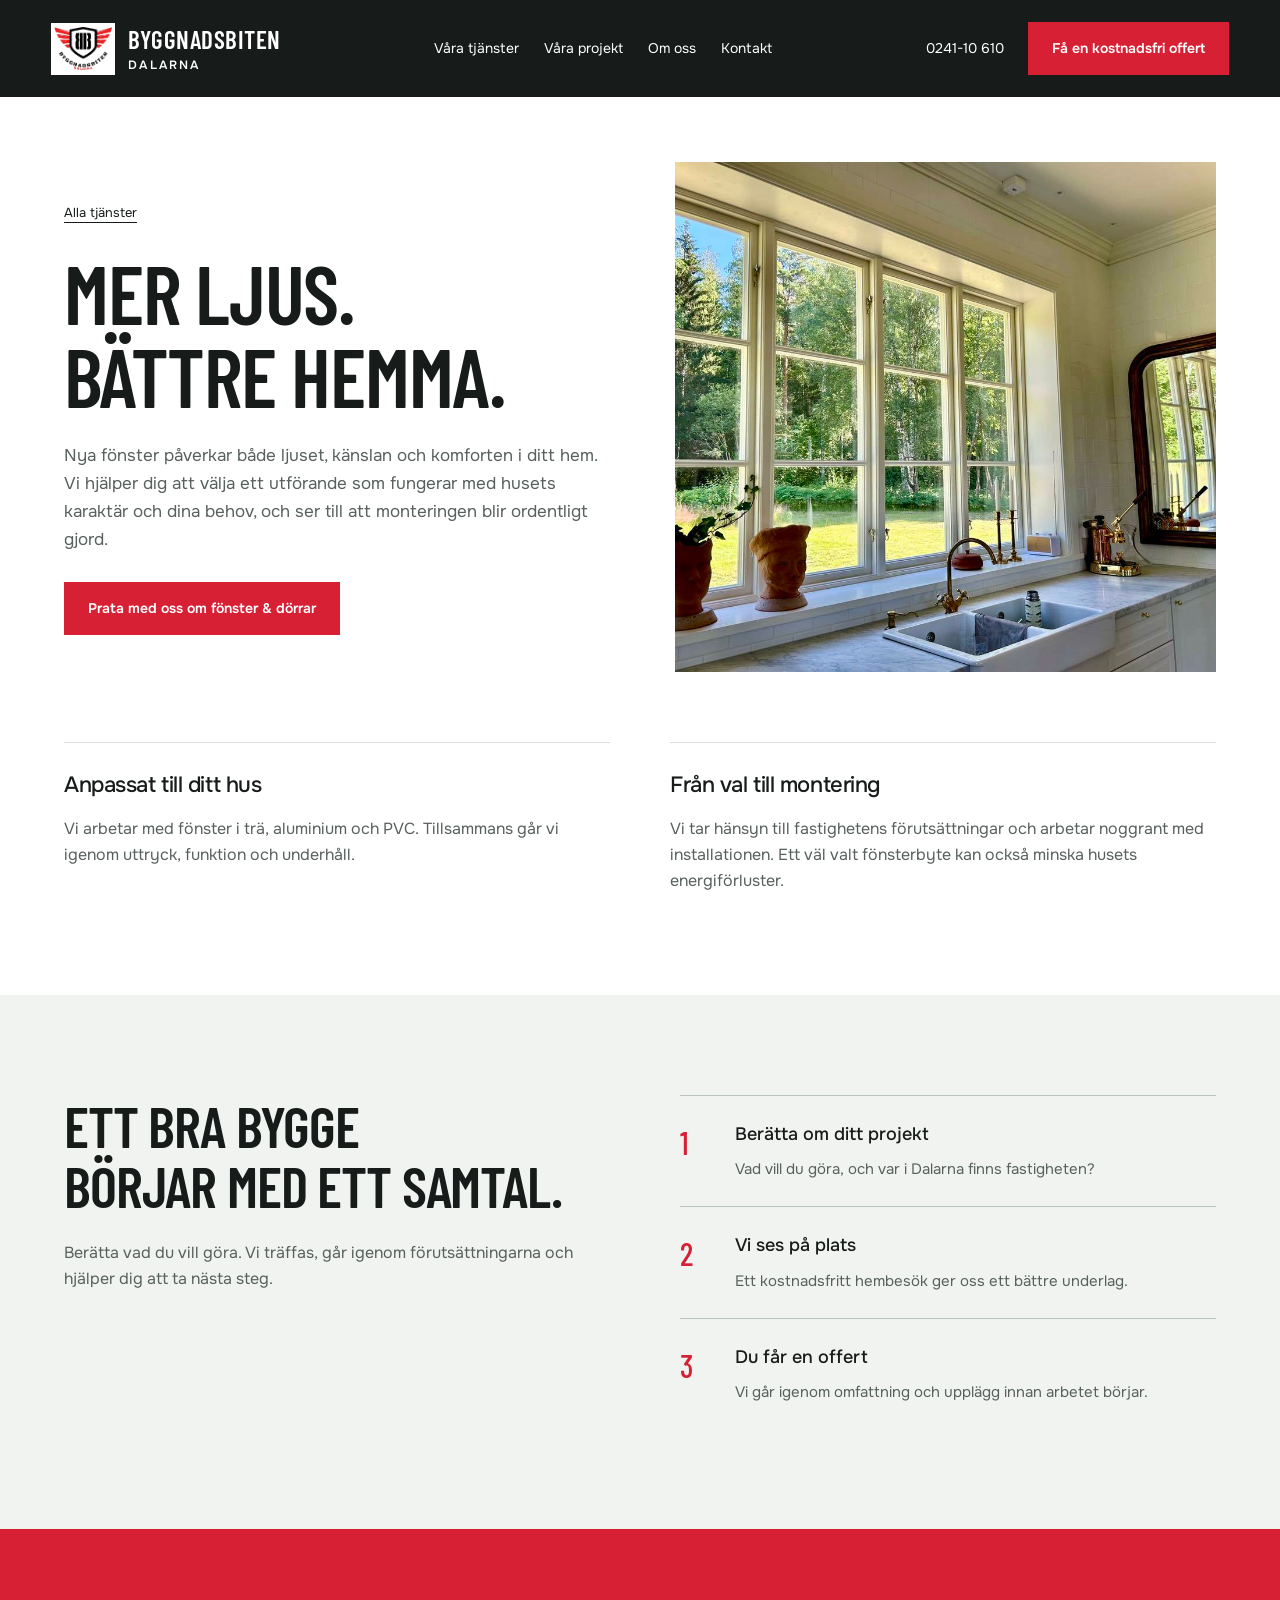
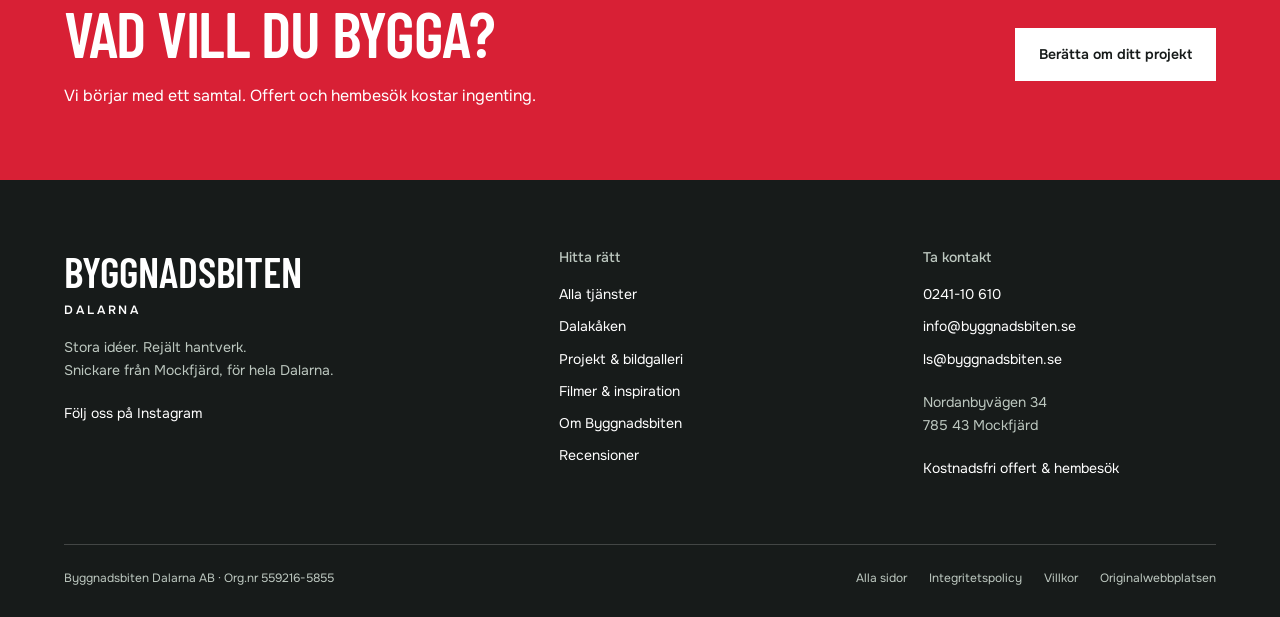
<file: fonsterbyten.html>
<!doctype html><html lang="sv"><head><meta charset="utf-8"><meta name="viewport" content="width=device-width,initial-scale=1"><meta name="theme-color" content="#171b1a"><title>Fönster &amp; dörrar | Byggnadsbiten Dalarna</title><meta name="description" content="Fönster och dörrar som passar huset, håller tätt och släpper in livet. Byggnadsbiten Dalarna erbjuder kostnadsfri offert och hembesök."><link rel="icon" href="assets/logo.png"><link rel="stylesheet" href="fonts.css"><link rel="stylesheet" href="styles.css"><script defer src="app.js"></script></head><body class="subpage"><a class="skip-link" href="#main">Till innehållet</a><header class="site-header"><a class="brand" href="index.html" aria-label="Byggnadsbiten, startsida"><img src="assets/logo.png" alt="" width="500" height="377"><span>BYGGNADSBITEN<small>DALARNA</small></span></a><nav class="desktop-nav" aria-label="Huvudmeny"><a href="tjanster.html" >Våra tjänster</a><a href="projekt.html" >Våra projekt</a><a href="om-oss.html" >Om oss</a><a href="kontakt.html" >Kontakt</a></nav><div class="header-actions"><a class="header-phone" href="tel:+4624110610">0241-10 610</a><a class="button button-red header-quote" href="kontakt.html#offert">Få en kostnadsfri offert</a><button class="menu-toggle" type="button" aria-expanded="false" aria-controls="mobile-nav">Meny</button></div><nav id="mobile-nav" aria-label="Mobilmeny" hidden><a href="tjanster.html">Våra tjänster</a><a href="projekt.html">Våra projekt</a><a href="om-oss.html">Om oss</a><a href="kontakt.html">Kontakt</a><a href="inspiration.html">Filmer & inspiration</a><a href="recensioner.html">Kundernas ord</a><a href="tel:+4624110610">Ring 0241-10 610</a></nav></header><main id="main"><section class="service-hero wrap"><div><a class="back-link" href="tjanster.html">Alla tjänster</a><h1>MER LJUS.<br>BÄTTRE HEMMA.</h1><p>Nya fönster påverkar både ljuset, känslan och komforten i ditt hem. Vi hjälper dig att välja ett utförande som fungerar med husets karaktär och dina behov, och ser till att monteringen blir ordentligt gjord.</p><a class="button button-red" href="kontakt.html?projekt=fonsterbyten#offert">Prata med oss om fönster & dörrar</a></div><img src="assets/image-25227.jpg" alt="Fönster &amp; dörrar" fetchpriority="high"></section><section class="service-details wrap"><article><h2>Anpassat till ditt hus</h2><p>Vi arbetar med fönster i trä, aluminium och PVC. Tillsammans går vi igenom uttryck, funktion och underhåll.</p></article><article><h2>Från val till montering</h2><p>Vi tar hänsyn till fastighetens förutsättningar och arbetar noggrant med installationen. Ett väl valt fönsterbyte kan också minska husets energiförluster.</p></article></section><section class="process wrap"><div><h2>ETT BRA BYGGE<br>BÖRJAR MED ETT SAMTAL.</h2><p>Berätta vad du vill göra. Vi träffas, går igenom förutsättningarna och hjälper dig att ta nästa steg.</p></div><ol><li><strong>Berätta om ditt projekt</strong><span>Vad vill du göra, och var i Dalarna finns fastigheten?</span></li><li><strong>Vi ses på plats</strong><span>Ett kostnadsfritt hembesök ger oss ett bättre underlag.</span></li><li><strong>Du får en offert</strong><span>Vi går igenom omfattning och upplägg innan arbetet börjar.</span></li></ol></section><section class="contact-banner"><div><h2>VAD VILL DU BYGGA?</h2><p>Vi börjar med ett samtal. Offert och hembesök kostar ingenting.</p></div><a class="button button-light" href="kontakt.html#offert">Berätta om ditt projekt</a></section></main><footer class="site-footer"><div class="footer-top"><div><a class="footer-brand" href="index.html">BYGGNADSBITEN<span>DALARNA</span></a><p>Stora idéer. Rejält hantverk.<br>Snickare från Mockfjärd, för hela Dalarna.</p><a href="https://www.instagram.com/byggnadsbiten_dalarna/" target="_blank" rel="noopener">Följ oss på Instagram</a></div><div><h2>Hitta rätt</h2><a href="tjanster.html">Alla tjänster</a><a href="dalakaken.html">Dalakåken</a><a href="projekt.html">Projekt & bildgalleri</a><a href="inspiration.html">Filmer & inspiration</a><a href="om-oss.html">Om Byggnadsbiten</a><a href="recensioner.html">Recensioner</a></div><div><h2>Ta kontakt</h2><a href="tel:+4624110610">0241-10 610</a><a href="mailto:info@byggnadsbiten.se">info@byggnadsbiten.se</a><a href="mailto:ls@byggnadsbiten.se">ls@byggnadsbiten.se</a><p>Nordanbyvägen 34<br>785 43 Mockfjärd</p><a href="kontakt.html#offert">Kostnadsfri offert & hembesök</a></div></div><div class="footer-bottom"><span>Byggnadsbiten Dalarna AB · Org.nr 559216-5855</span><div><a href="sajtkarta.html">Alla sidor</a><a href="https://www.byggnadsbiten.se/legalt/integritetspolicy" target="_blank" rel="noopener">Integritetspolicy</a><a href="https://www.byggnadsbiten.se/legalt/villkor" target="_blank" rel="noopener">Villkor</a><a href="https://www.byggnadsbiten.se/" target="_blank" rel="noopener">Originalwebbplatsen</a></div></div></footer><dialog class="film-dialog" id="film-dialog" aria-labelledby="film-title"><div class="dialog-head"><h2 id="film-title">Byggnadsbitens film</h2><button type="button" data-close-dialog>Stäng film</button></div><div id="film-player"></div><p>Film från Byggnadsbiten via Vimeo. <a id="film-external" href="https://vimeo.com/850875029" target="_blank" rel="noopener">Öppna filmen på Vimeo</a></p></dialog><dialog class="gallery-dialog" id="gallery-dialog" aria-labelledby="gallery-caption"><div class="dialog-head"><span id="gallery-counter"></span><button type="button" id="gallery-close">Stäng bild</button></div><img id="gallery-full" src="assets/image-25222.jpg" alt=""><div class="gallery-bottom"><button id="gallery-prev" type="button">Föregående</button><p id="gallery-caption"></p><button id="gallery-next" type="button">Nästa bild</button></div></dialog></body></html>
</file>
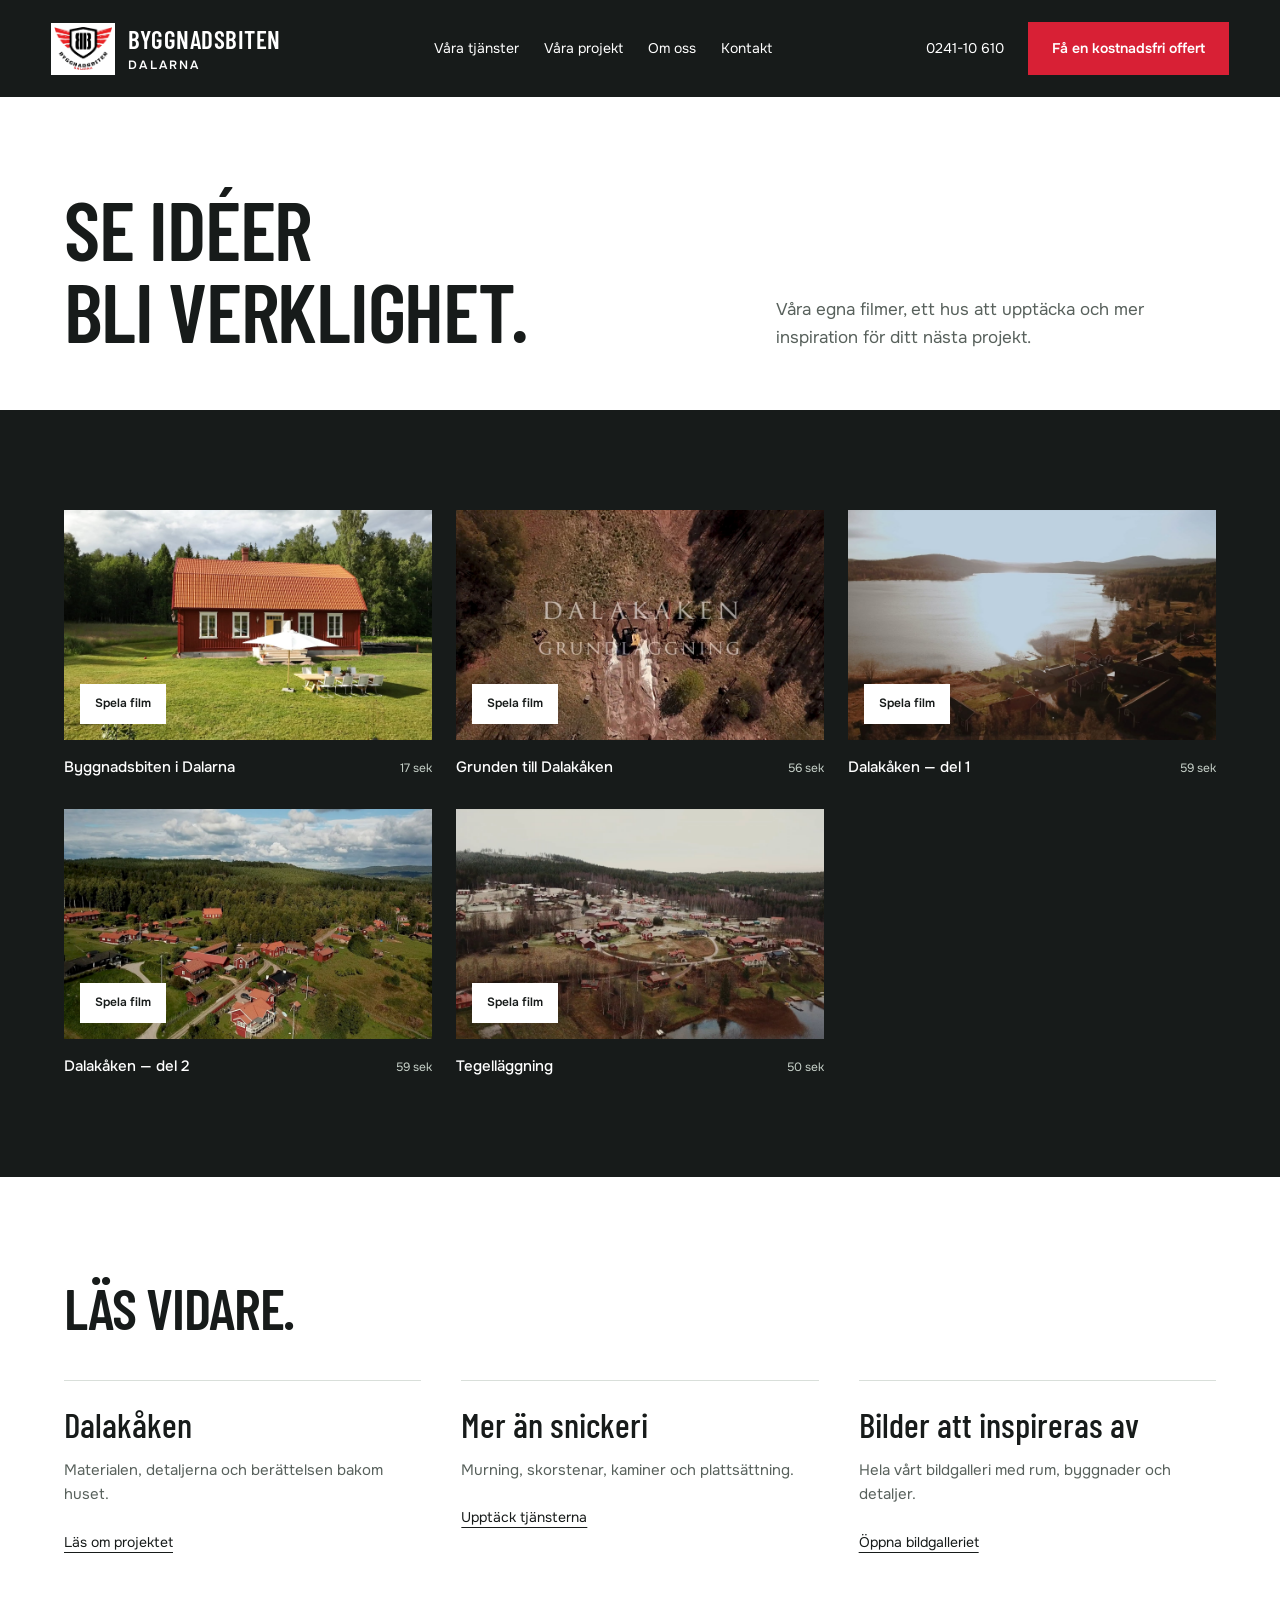
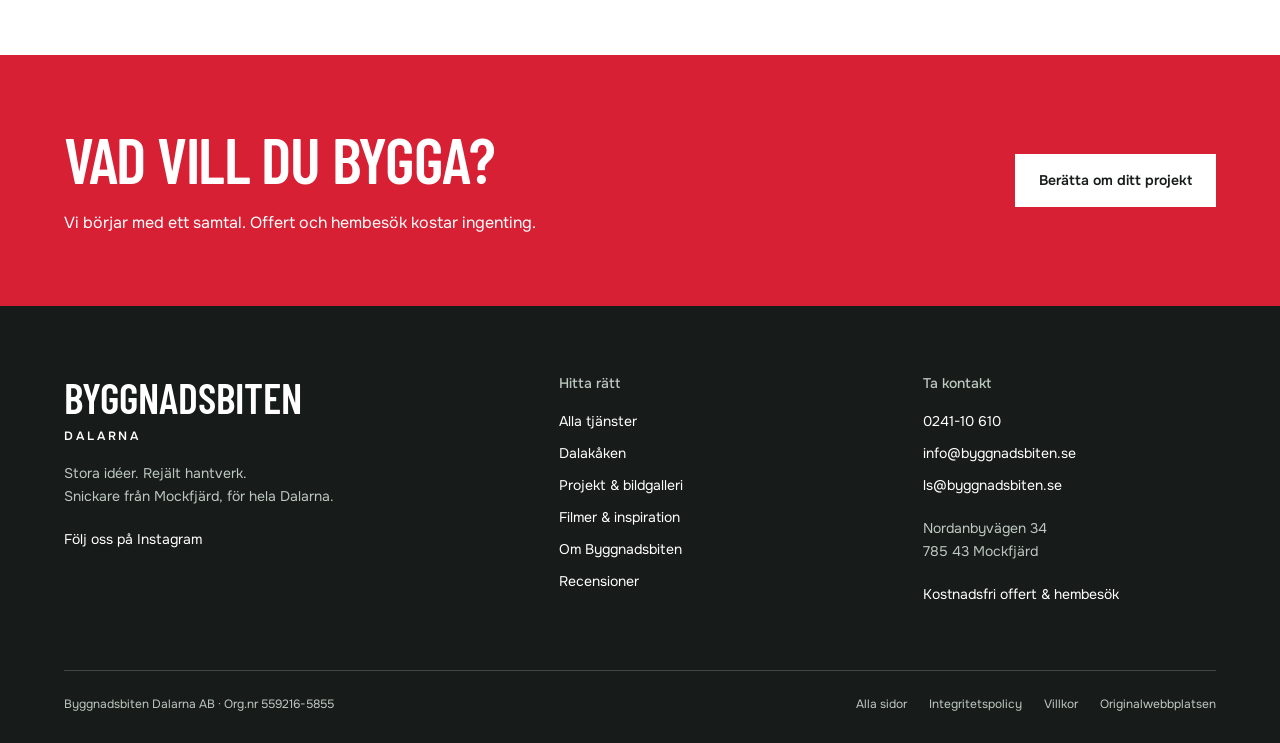
<file: inspiration.html>
<!doctype html><html lang="sv"><head><meta charset="utf-8"><meta name="viewport" content="width=device-width,initial-scale=1"><meta name="theme-color" content="#171b1a"><title>Filmer &amp; inspiration | Byggnadsbiten Dalarna</title><meta name="description" content="Se alla fem filmer från Byggnadsbiten. Följ Dalakåken från grunden till tegelläggningen och hitta inspiration till ditt bygge."><link rel="icon" href="assets/logo.png"><link rel="stylesheet" href="fonts.css"><link rel="stylesheet" href="styles.css"><script defer src="app.js"></script></head><body class="subpage"><a class="skip-link" href="#main">Till innehållet</a><header class="site-header"><a class="brand" href="index.html" aria-label="Byggnadsbiten, startsida"><img src="assets/logo.png" alt="" width="500" height="377"><span>BYGGNADSBITEN<small>DALARNA</small></span></a><nav class="desktop-nav" aria-label="Huvudmeny"><a href="tjanster.html" >Våra tjänster</a><a href="projekt.html" >Våra projekt</a><a href="om-oss.html" >Om oss</a><a href="kontakt.html" >Kontakt</a></nav><div class="header-actions"><a class="header-phone" href="tel:+4624110610">0241-10 610</a><a class="button button-red header-quote" href="kontakt.html#offert">Få en kostnadsfri offert</a><button class="menu-toggle" type="button" aria-expanded="false" aria-controls="mobile-nav">Meny</button></div><nav id="mobile-nav" aria-label="Mobilmeny" hidden><a href="tjanster.html">Våra tjänster</a><a href="projekt.html">Våra projekt</a><a href="om-oss.html">Om oss</a><a href="kontakt.html">Kontakt</a><a href="inspiration.html">Filmer & inspiration</a><a href="recensioner.html">Kundernas ord</a><a href="tel:+4624110610">Ring 0241-10 610</a></nav></header><main id="main"><section class="page-heading wrap"><h1>SE IDÉER<br>BLI VERKLIGHET.</h1><p>Våra egna filmer, ett hus att upptäcka och mer inspiration för ditt nästa projekt.</p></section><section class="film-section"><div class="wrap"><div class="film-grid"><button type="button" class="film-card" data-film="850875029" data-hash="be779003c0" data-title="Byggnadsbiten i Dalarna"><span class="film-poster"><img src="assets/hero-poster.jpg" alt="" loading="lazy" width="1920" height="1080"><span class="play-label">Spela film</span></span><span class="film-meta"><strong>Byggnadsbiten i Dalarna</strong><span>17 sek</span></span></button><button type="button" class="film-card" data-film="850067104" data-hash="6cd52b2cac" data-title="Grunden till Dalakåken"><span class="film-poster"><img src="assets/video-850067104-poster.jpg" alt="" loading="lazy" width="1920" height="1080"><span class="play-label">Spela film</span></span><span class="film-meta"><strong>Grunden till Dalakåken</strong><span>56 sek</span></span></button><button type="button" class="film-card" data-film="850066379" data-hash="b7b6cb7633" data-title="Dalakåken — del 1"><span class="film-poster"><img src="assets/video-850066379-poster.jpg" alt="" loading="lazy" width="1920" height="1080"><span class="play-label">Spela film</span></span><span class="film-meta"><strong>Dalakåken — del 1</strong><span>59 sek</span></span></button><button type="button" class="film-card" data-film="850066909" data-hash="4480c522fd" data-title="Dalakåken — del 2"><span class="film-poster"><img src="assets/video-850066909-poster.jpg" alt="" loading="lazy" width="1920" height="1080"><span class="play-label">Spela film</span></span><span class="film-meta"><strong>Dalakåken — del 2</strong><span>59 sek</span></span></button><button type="button" class="film-card" data-film="850908202" data-hash="8abe7d53dd" data-title="Tegelläggning"><span class="film-poster"><img src="assets/video-850908202-poster.jpg" alt="" loading="lazy" width="1920" height="1080"><span class="play-label">Spela film</span></span><span class="film-meta"><strong>Tegelläggning</strong><span>50 sek</span></span></button></div></div></section><section class="wrap"><div class="section-heading"><h2>LÄS VIDARE.</h2><div><p></p></div></div><div class="article-links"><a href="dalakaken.html"><h3>Dalakåken</h3><p>Materialen, detaljerna och berättelsen bakom huset.</p><span>Läs om projektet</span></a><a href="murning.html"><h3>Mer än snickeri</h3><p>Murning, skorstenar, kaminer och plattsättning.</p><span>Upptäck tjänsterna</span></a><a href="projekt.html#galleri"><h3>Bilder att inspireras av</h3><p>Hela vårt bildgalleri med rum, byggnader och detaljer.</p><span>Öppna bildgalleriet</span></a></div></section><section class="contact-banner"><div><h2>VAD VILL DU BYGGA?</h2><p>Vi börjar med ett samtal. Offert och hembesök kostar ingenting.</p></div><a class="button button-light" href="kontakt.html#offert">Berätta om ditt projekt</a></section></main><footer class="site-footer"><div class="footer-top"><div><a class="footer-brand" href="index.html">BYGGNADSBITEN<span>DALARNA</span></a><p>Stora idéer. Rejält hantverk.<br>Snickare från Mockfjärd, för hela Dalarna.</p><a href="https://www.instagram.com/byggnadsbiten_dalarna/" target="_blank" rel="noopener">Följ oss på Instagram</a></div><div><h2>Hitta rätt</h2><a href="tjanster.html">Alla tjänster</a><a href="dalakaken.html">Dalakåken</a><a href="projekt.html">Projekt & bildgalleri</a><a href="inspiration.html">Filmer & inspiration</a><a href="om-oss.html">Om Byggnadsbiten</a><a href="recensioner.html">Recensioner</a></div><div><h2>Ta kontakt</h2><a href="tel:+4624110610">0241-10 610</a><a href="mailto:info@byggnadsbiten.se">info@byggnadsbiten.se</a><a href="mailto:ls@byggnadsbiten.se">ls@byggnadsbiten.se</a><p>Nordanbyvägen 34<br>785 43 Mockfjärd</p><a href="kontakt.html#offert">Kostnadsfri offert & hembesök</a></div></div><div class="footer-bottom"><span>Byggnadsbiten Dalarna AB · Org.nr 559216-5855</span><div><a href="sajtkarta.html">Alla sidor</a><a href="https://www.byggnadsbiten.se/legalt/integritetspolicy" target="_blank" rel="noopener">Integritetspolicy</a><a href="https://www.byggnadsbiten.se/legalt/villkor" target="_blank" rel="noopener">Villkor</a><a href="https://www.byggnadsbiten.se/" target="_blank" rel="noopener">Originalwebbplatsen</a></div></div></footer><dialog class="film-dialog" id="film-dialog" aria-labelledby="film-title"><div class="dialog-head"><h2 id="film-title">Byggnadsbitens film</h2><button type="button" data-close-dialog>Stäng film</button></div><div id="film-player"></div><p>Film från Byggnadsbiten via Vimeo. <a id="film-external" href="https://vimeo.com/850875029" target="_blank" rel="noopener">Öppna filmen på Vimeo</a></p></dialog><dialog class="gallery-dialog" id="gallery-dialog" aria-labelledby="gallery-caption"><div class="dialog-head"><span id="gallery-counter"></span><button type="button" id="gallery-close">Stäng bild</button></div><img id="gallery-full" src="assets/image-25222.jpg" alt=""><div class="gallery-bottom"><button id="gallery-prev" type="button">Föregående</button><p id="gallery-caption"></p><button id="gallery-next" type="button">Nästa bild</button></div></dialog></body></html>
</file>
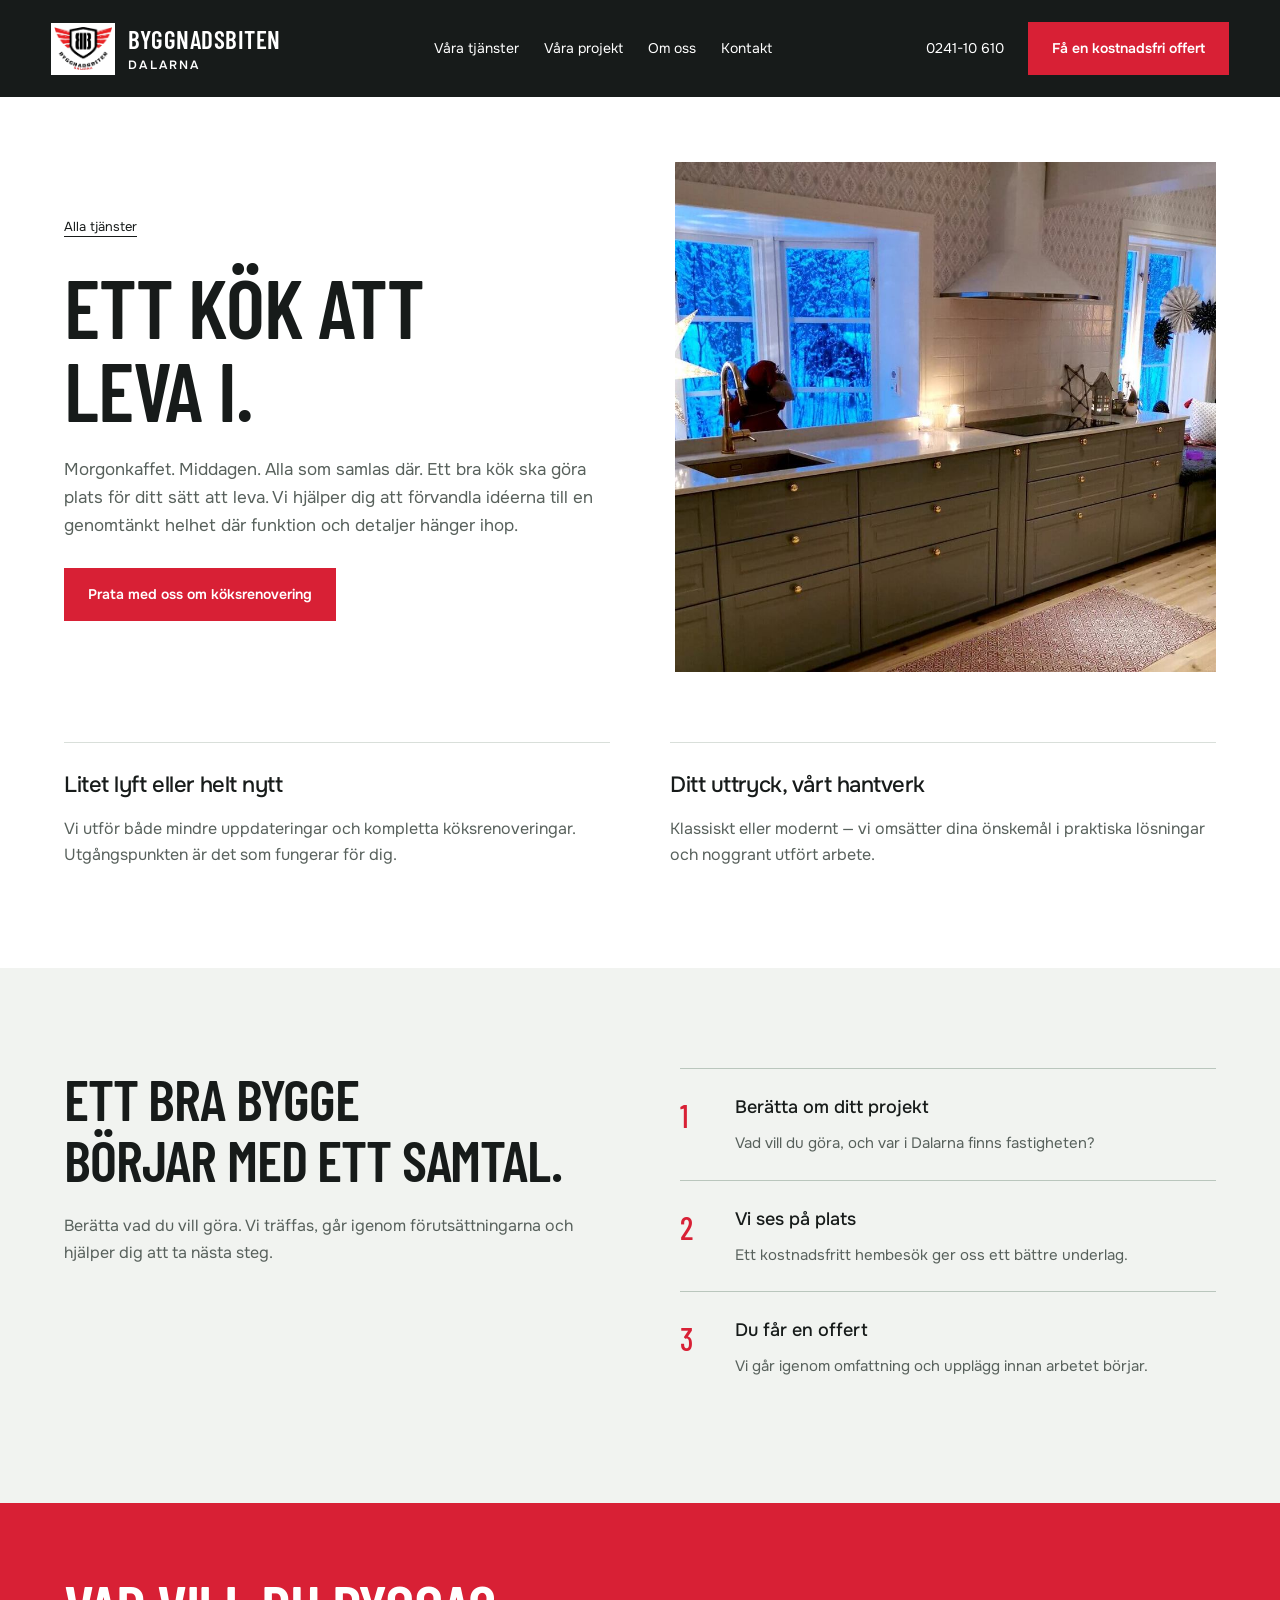
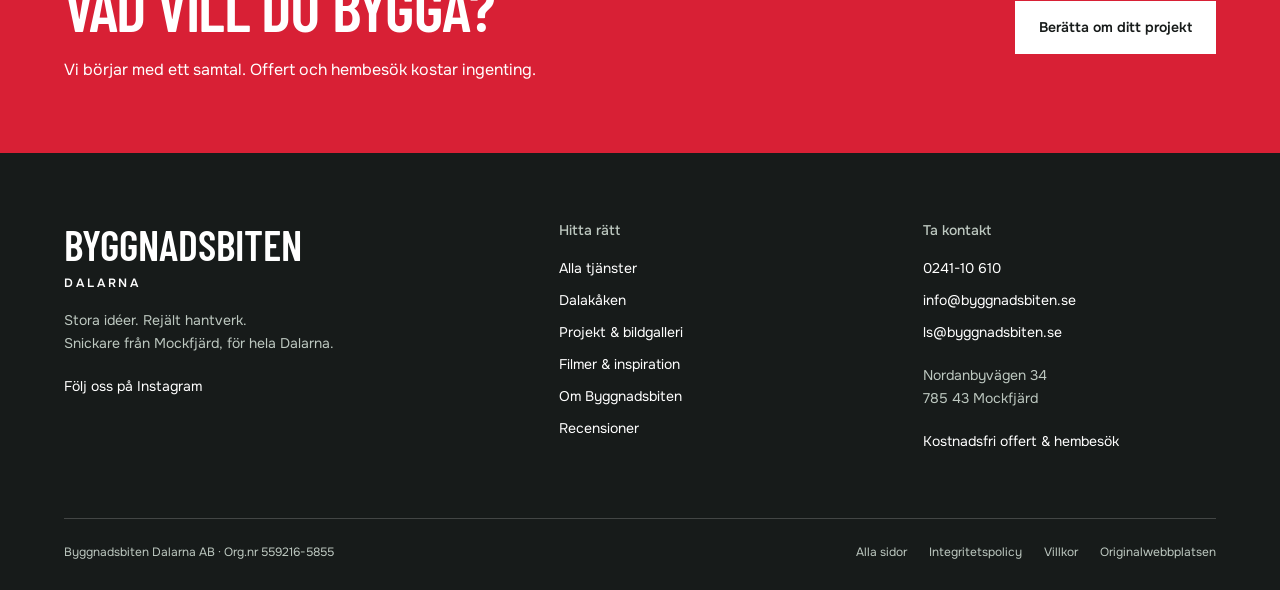
<file: koksrenovering.html>
<!doctype html><html lang="sv"><head><meta charset="utf-8"><meta name="viewport" content="width=device-width,initial-scale=1"><meta name="theme-color" content="#171b1a"><title>Köksrenovering | Byggnadsbiten Dalarna</title><meta name="description" content="Från en genomtänkt uppfräschning till ett helt nytt kök. Byggnadsbiten Dalarna erbjuder kostnadsfri offert och hembesök."><link rel="icon" href="assets/logo.png"><link rel="stylesheet" href="fonts.css"><link rel="stylesheet" href="styles.css"><script defer src="app.js"></script></head><body class="subpage"><a class="skip-link" href="#main">Till innehållet</a><header class="site-header"><a class="brand" href="index.html" aria-label="Byggnadsbiten, startsida"><img src="assets/logo.png" alt="" width="500" height="377"><span>BYGGNADSBITEN<small>DALARNA</small></span></a><nav class="desktop-nav" aria-label="Huvudmeny"><a href="tjanster.html" >Våra tjänster</a><a href="projekt.html" >Våra projekt</a><a href="om-oss.html" >Om oss</a><a href="kontakt.html" >Kontakt</a></nav><div class="header-actions"><a class="header-phone" href="tel:+4624110610">0241-10 610</a><a class="button button-red header-quote" href="kontakt.html#offert">Få en kostnadsfri offert</a><button class="menu-toggle" type="button" aria-expanded="false" aria-controls="mobile-nav">Meny</button></div><nav id="mobile-nav" aria-label="Mobilmeny" hidden><a href="tjanster.html">Våra tjänster</a><a href="projekt.html">Våra projekt</a><a href="om-oss.html">Om oss</a><a href="kontakt.html">Kontakt</a><a href="inspiration.html">Filmer & inspiration</a><a href="recensioner.html">Kundernas ord</a><a href="tel:+4624110610">Ring 0241-10 610</a></nav></header><main id="main"><section class="service-hero wrap"><div><a class="back-link" href="tjanster.html">Alla tjänster</a><h1>ETT KÖK ATT<br>LEVA I.</h1><p>Morgonkaffet. Middagen. Alla som samlas där. Ett bra kök ska göra plats för ditt sätt att leva. Vi hjälper dig att förvandla idéerna till en genomtänkt helhet där funktion och detaljer hänger ihop.</p><a class="button button-red" href="kontakt.html?projekt=koksrenovering#offert">Prata med oss om köksrenovering</a></div><img src="assets/image-12117.jpg" alt="Köksrenovering" fetchpriority="high"></section><section class="service-details wrap"><article><h2>Litet lyft eller helt nytt</h2><p>Vi utför både mindre uppdateringar och kompletta köksrenoveringar. Utgångspunkten är det som fungerar för dig.</p></article><article><h2>Ditt uttryck, vårt hantverk</h2><p>Klassiskt eller modernt — vi omsätter dina önskemål i praktiska lösningar och noggrant utfört arbete.</p></article></section><section class="process wrap"><div><h2>ETT BRA BYGGE<br>BÖRJAR MED ETT SAMTAL.</h2><p>Berätta vad du vill göra. Vi träffas, går igenom förutsättningarna och hjälper dig att ta nästa steg.</p></div><ol><li><strong>Berätta om ditt projekt</strong><span>Vad vill du göra, och var i Dalarna finns fastigheten?</span></li><li><strong>Vi ses på plats</strong><span>Ett kostnadsfritt hembesök ger oss ett bättre underlag.</span></li><li><strong>Du får en offert</strong><span>Vi går igenom omfattning och upplägg innan arbetet börjar.</span></li></ol></section><section class="contact-banner"><div><h2>VAD VILL DU BYGGA?</h2><p>Vi börjar med ett samtal. Offert och hembesök kostar ingenting.</p></div><a class="button button-light" href="kontakt.html#offert">Berätta om ditt projekt</a></section></main><footer class="site-footer"><div class="footer-top"><div><a class="footer-brand" href="index.html">BYGGNADSBITEN<span>DALARNA</span></a><p>Stora idéer. Rejält hantverk.<br>Snickare från Mockfjärd, för hela Dalarna.</p><a href="https://www.instagram.com/byggnadsbiten_dalarna/" target="_blank" rel="noopener">Följ oss på Instagram</a></div><div><h2>Hitta rätt</h2><a href="tjanster.html">Alla tjänster</a><a href="dalakaken.html">Dalakåken</a><a href="projekt.html">Projekt & bildgalleri</a><a href="inspiration.html">Filmer & inspiration</a><a href="om-oss.html">Om Byggnadsbiten</a><a href="recensioner.html">Recensioner</a></div><div><h2>Ta kontakt</h2><a href="tel:+4624110610">0241-10 610</a><a href="mailto:info@byggnadsbiten.se">info@byggnadsbiten.se</a><a href="mailto:ls@byggnadsbiten.se">ls@byggnadsbiten.se</a><p>Nordanbyvägen 34<br>785 43 Mockfjärd</p><a href="kontakt.html#offert">Kostnadsfri offert & hembesök</a></div></div><div class="footer-bottom"><span>Byggnadsbiten Dalarna AB · Org.nr 559216-5855</span><div><a href="sajtkarta.html">Alla sidor</a><a href="https://www.byggnadsbiten.se/legalt/integritetspolicy" target="_blank" rel="noopener">Integritetspolicy</a><a href="https://www.byggnadsbiten.se/legalt/villkor" target="_blank" rel="noopener">Villkor</a><a href="https://www.byggnadsbiten.se/" target="_blank" rel="noopener">Originalwebbplatsen</a></div></div></footer><dialog class="film-dialog" id="film-dialog" aria-labelledby="film-title"><div class="dialog-head"><h2 id="film-title">Byggnadsbitens film</h2><button type="button" data-close-dialog>Stäng film</button></div><div id="film-player"></div><p>Film från Byggnadsbiten via Vimeo. <a id="film-external" href="https://vimeo.com/850875029" target="_blank" rel="noopener">Öppna filmen på Vimeo</a></p></dialog><dialog class="gallery-dialog" id="gallery-dialog" aria-labelledby="gallery-caption"><div class="dialog-head"><span id="gallery-counter"></span><button type="button" id="gallery-close">Stäng bild</button></div><img id="gallery-full" src="assets/image-25222.jpg" alt=""><div class="gallery-bottom"><button id="gallery-prev" type="button">Föregående</button><p id="gallery-caption"></p><button id="gallery-next" type="button">Nästa bild</button></div></dialog></body></html>
</file>
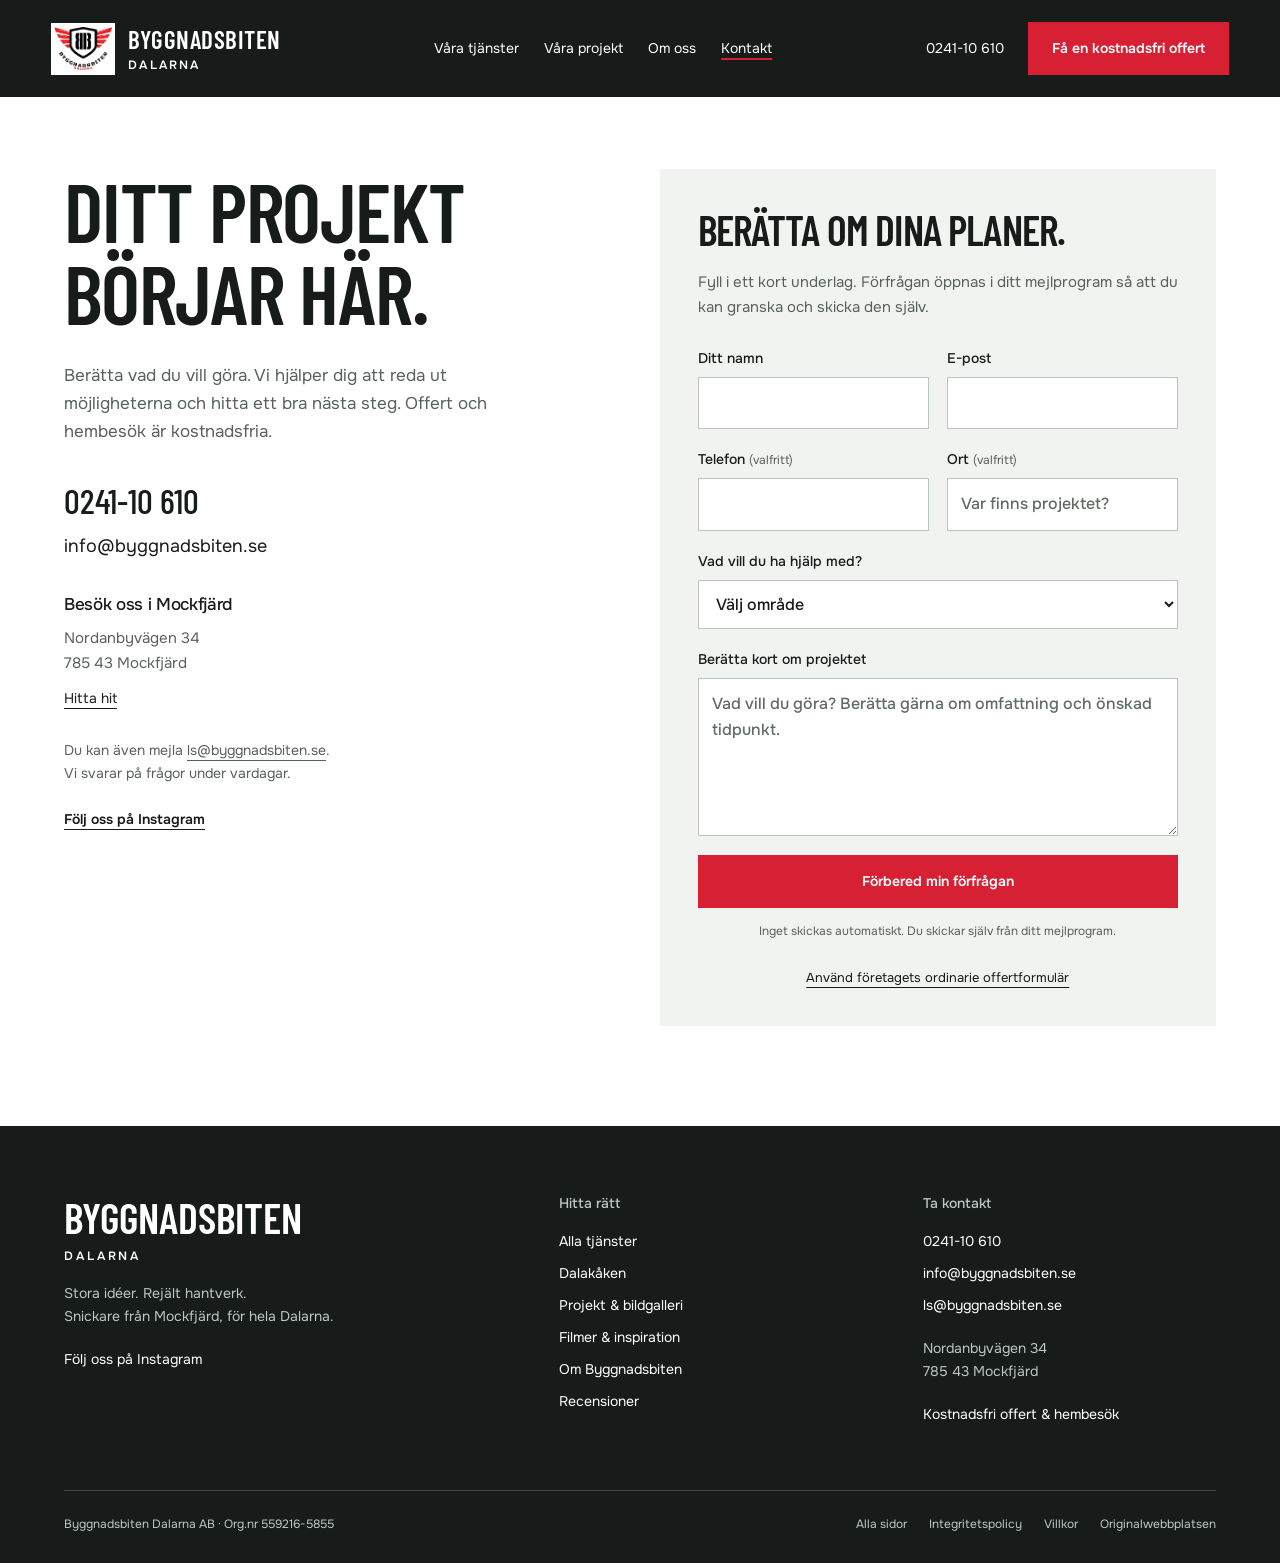
<file: kontakt.html>
<!doctype html><html lang="sv"><head><meta charset="utf-8"><meta name="viewport" content="width=device-width,initial-scale=1"><meta name="theme-color" content="#171b1a"><title>Kontakt &amp; kostnadsfri offert | Byggnadsbiten Dalarna</title><meta name="description" content="Ring 0241-10 610 eller berätta om ditt byggprojekt. Byggnadsbiten i Dalarna erbjuder kostnadsfri offert och hembesök."><link rel="icon" href="assets/logo.png"><link rel="stylesheet" href="fonts.css"><link rel="stylesheet" href="styles.css"><script defer src="app.js"></script></head><body class="subpage"><a class="skip-link" href="#main">Till innehållet</a><header class="site-header"><a class="brand" href="index.html" aria-label="Byggnadsbiten, startsida"><img src="assets/logo.png" alt="" width="500" height="377"><span>BYGGNADSBITEN<small>DALARNA</small></span></a><nav class="desktop-nav" aria-label="Huvudmeny"><a href="tjanster.html" >Våra tjänster</a><a href="projekt.html" >Våra projekt</a><a href="om-oss.html" >Om oss</a><a href="kontakt.html" aria-current="page">Kontakt</a></nav><div class="header-actions"><a class="header-phone" href="tel:+4624110610">0241-10 610</a><a class="button button-red header-quote" href="kontakt.html#offert">Få en kostnadsfri offert</a><button class="menu-toggle" type="button" aria-expanded="false" aria-controls="mobile-nav">Meny</button></div><nav id="mobile-nav" aria-label="Mobilmeny" hidden><a href="tjanster.html">Våra tjänster</a><a href="projekt.html">Våra projekt</a><a href="om-oss.html">Om oss</a><a href="kontakt.html">Kontakt</a><a href="inspiration.html">Filmer & inspiration</a><a href="recensioner.html">Kundernas ord</a><a href="tel:+4624110610">Ring 0241-10 610</a></nav></header><main id="main"><section class="contact-page wrap"><div class="contact-copy"><h1>DITT PROJEKT<br>BÖRJAR HÄR.</h1><p>Berätta vad du vill göra. Vi hjälper dig att reda ut möjligheterna och hitta ett bra nästa steg. Offert och hembesök är kostnadsfria.</p><a class="contact-phone" href="tel:+4624110610">0241-10 610</a><a class="contact-email" href="mailto:info@byggnadsbiten.se">info@byggnadsbiten.se</a><div class="address"><h2>Besök oss i Mockfjärd</h2><p>Nordanbyvägen 34<br>785 43 Mockfjärd</p><a href="https://www.google.com/maps/search/?api=1&query=Nordanbyv%C3%A4gen+34%2C+785+43+Mockfj%C3%A4rd" target="_blank" rel="noopener">Hitta hit</a></div><p class="contact-extra">Du kan även mejla <a href="mailto:ls@byggnadsbiten.se">ls@byggnadsbiten.se</a>.<br>Vi svarar på frågor under vardagar.</p><a class="text-link" href="https://www.instagram.com/byggnadsbiten_dalarna/" target="_blank" rel="noopener">Följ oss på Instagram</a></div><div class="quote-panel" id="offert"><h2>BERÄTTA OM DINA PLANER.</h2><p>Fyll i ett kort underlag. Förfrågan öppnas i ditt mejlprogram så att du kan granska och skicka den själv.</p><form id="quote-form"><div class="form-row"><label>Ditt namn<input name="name" autocomplete="name" required maxlength="100"></label><label>E-post<input name="email" type="email" autocomplete="email" required maxlength="150"></label></div><div class="form-row"><label>Telefon <span>(valfritt)</span><input name="phone" type="tel" autocomplete="tel" maxlength="50"></label><label>Ort <span>(valfritt)</span><input name="place" autocomplete="address-level2" placeholder="Var finns projektet?" maxlength="100"></label></div><label>Vad vill du ha hjälp med?<select name="project"><option value="">Välj område</option><option value="fonsterbyten">Fönster & dörrar</option><option value="koksrenovering">Köksrenovering</option><option value="om-tillbyggnad">Om- & tillbyggnad</option><option value="nybyggnation">Nybyggnation</option><option value="renovering">Renovering & snickeri</option><option value="murning">Murning, kamin & kakel</option><option value="annat">Annat / jag vill diskutera</option></select></label><label>Berätta kort om projektet<textarea name="message" rows="5" required maxlength="1500" placeholder="Vad vill du göra? Berätta gärna om omfattning och önskad tidpunkt."></textarea></label><button class="button button-red" type="submit" id="prepare-quote" disabled>Förbered min förfrågan</button><p class="form-note">Inget skickas automatiskt. Du skickar själv från ditt mejlprogram.</p></form><div id="quote-ready" hidden tabindex="-1"><h3>Din förfrågan är redo.</h3><p>Granska underlaget. Öppna sedan mejlet och skicka det till Byggnadsbiten.</p><textarea id="quote-preview" aria-label="Förfrågan att granska och kopiera" rows="8" readonly></textarea><a id="quote-mail" class="button button-red" href="mailto:info@byggnadsbiten.se">Öppna i mitt mejlprogram</a><button type="button" class="text-button" id="copy-quote">Kopiera texten</button><p id="quote-status" role="status"></p></div><a class="original-form" href="https://www.byggnadsbiten.se/offertf%C3%B6rfr%C3%A5gan" target="_blank" rel="noopener">Använd företagets ordinarie offertformulär</a><noscript><p>Använd länken ovan för att skicka din förfrågan.</p></noscript></div></section></main><footer class="site-footer"><div class="footer-top"><div><a class="footer-brand" href="index.html">BYGGNADSBITEN<span>DALARNA</span></a><p>Stora idéer. Rejält hantverk.<br>Snickare från Mockfjärd, för hela Dalarna.</p><a href="https://www.instagram.com/byggnadsbiten_dalarna/" target="_blank" rel="noopener">Följ oss på Instagram</a></div><div><h2>Hitta rätt</h2><a href="tjanster.html">Alla tjänster</a><a href="dalakaken.html">Dalakåken</a><a href="projekt.html">Projekt & bildgalleri</a><a href="inspiration.html">Filmer & inspiration</a><a href="om-oss.html">Om Byggnadsbiten</a><a href="recensioner.html">Recensioner</a></div><div><h2>Ta kontakt</h2><a href="tel:+4624110610">0241-10 610</a><a href="mailto:info@byggnadsbiten.se">info@byggnadsbiten.se</a><a href="mailto:ls@byggnadsbiten.se">ls@byggnadsbiten.se</a><p>Nordanbyvägen 34<br>785 43 Mockfjärd</p><a href="kontakt.html#offert">Kostnadsfri offert & hembesök</a></div></div><div class="footer-bottom"><span>Byggnadsbiten Dalarna AB · Org.nr 559216-5855</span><div><a href="sajtkarta.html">Alla sidor</a><a href="https://www.byggnadsbiten.se/legalt/integritetspolicy" target="_blank" rel="noopener">Integritetspolicy</a><a href="https://www.byggnadsbiten.se/legalt/villkor" target="_blank" rel="noopener">Villkor</a><a href="https://www.byggnadsbiten.se/" target="_blank" rel="noopener">Originalwebbplatsen</a></div></div></footer><dialog class="film-dialog" id="film-dialog" aria-labelledby="film-title"><div class="dialog-head"><h2 id="film-title">Byggnadsbitens film</h2><button type="button" data-close-dialog>Stäng film</button></div><div id="film-player"></div><p>Film från Byggnadsbiten via Vimeo. <a id="film-external" href="https://vimeo.com/850875029" target="_blank" rel="noopener">Öppna filmen på Vimeo</a></p></dialog><dialog class="gallery-dialog" id="gallery-dialog" aria-labelledby="gallery-caption"><div class="dialog-head"><span id="gallery-counter"></span><button type="button" id="gallery-close">Stäng bild</button></div><img id="gallery-full" src="assets/image-25222.jpg" alt=""><div class="gallery-bottom"><button id="gallery-prev" type="button">Föregående</button><p id="gallery-caption"></p><button id="gallery-next" type="button">Nästa bild</button></div></dialog></body></html>
</file>
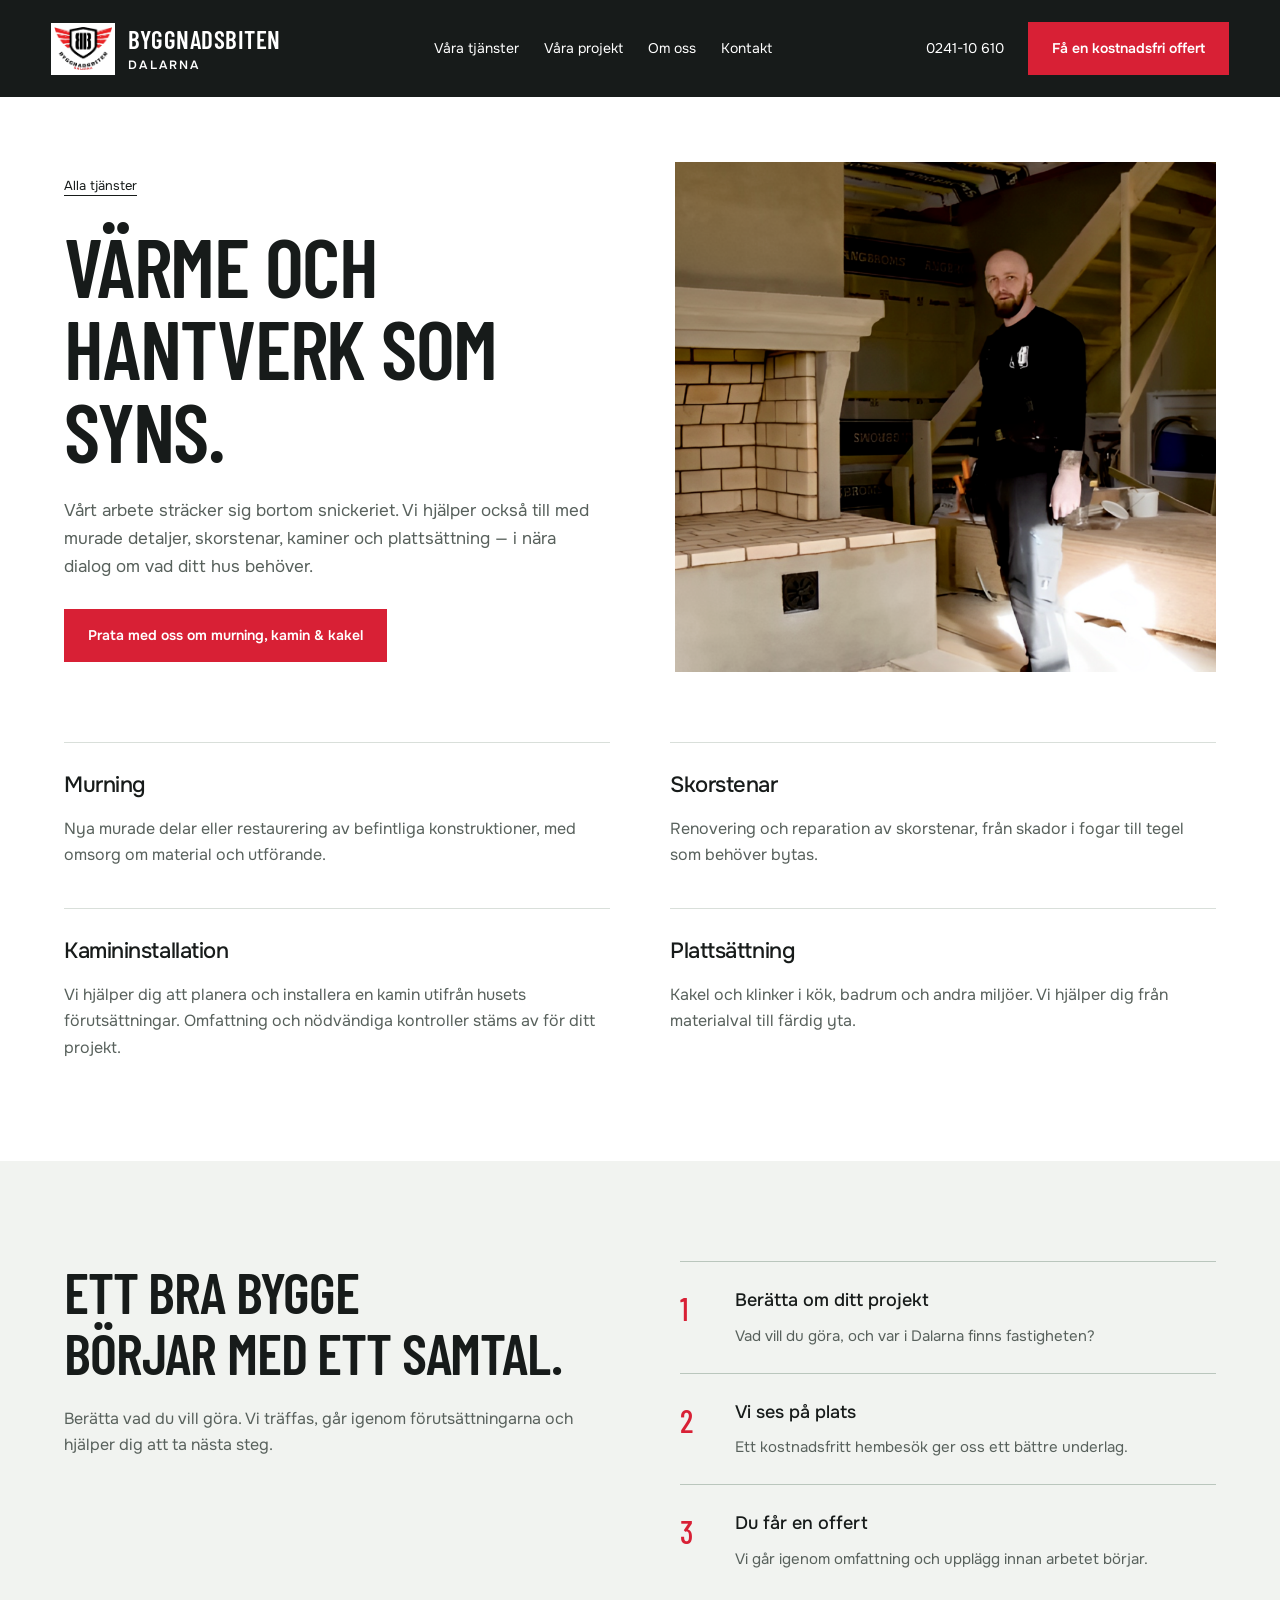
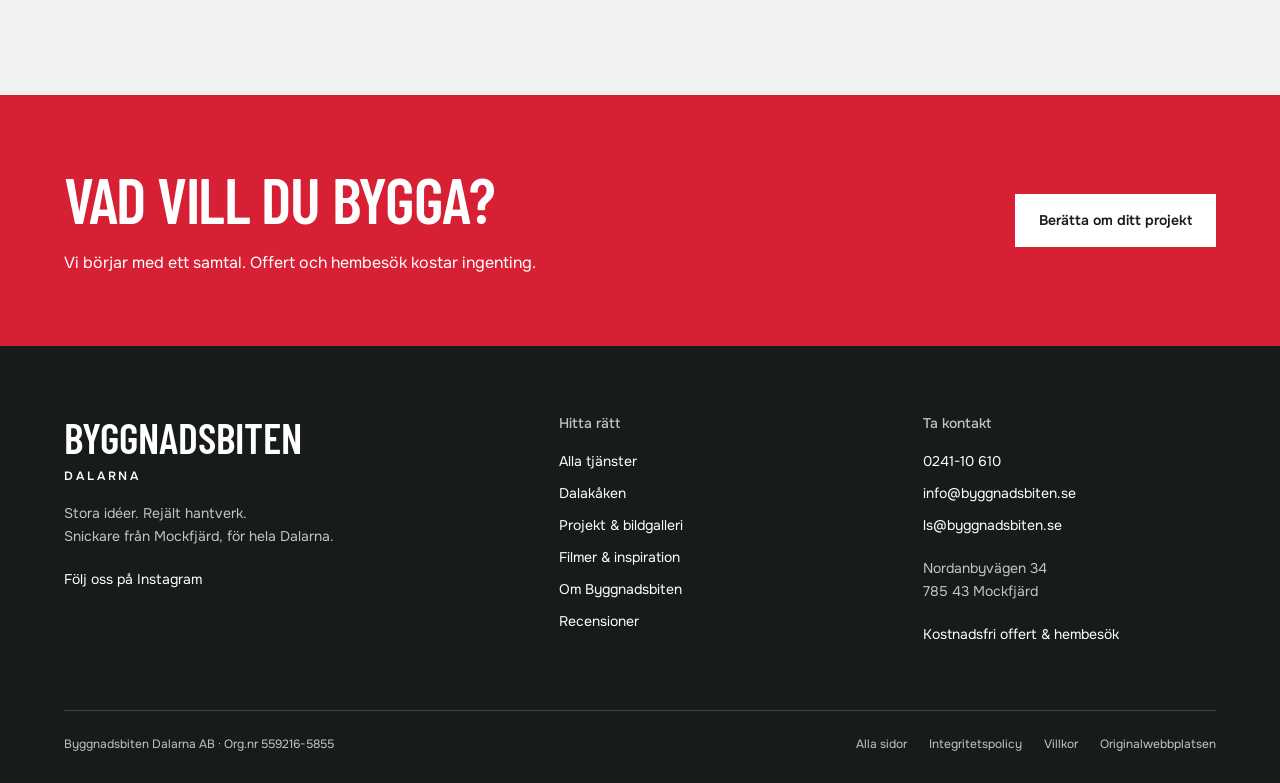
<file: murning.html>
<!doctype html><html lang="sv"><head><meta charset="utf-8"><meta name="viewport" content="width=device-width,initial-scale=1"><meta name="theme-color" content="#171b1a"><title>Murning, kamin &amp; kakel | Byggnadsbiten Dalarna</title><meta name="description" content="Murning, skorstensrenovering, kamininstallation och plattsättning. Byggnadsbiten Dalarna erbjuder kostnadsfri offert och hembesök."><link rel="icon" href="assets/logo.png"><link rel="stylesheet" href="fonts.css"><link rel="stylesheet" href="styles.css"><script defer src="app.js"></script></head><body class="subpage"><a class="skip-link" href="#main">Till innehållet</a><header class="site-header"><a class="brand" href="index.html" aria-label="Byggnadsbiten, startsida"><img src="assets/logo.png" alt="" width="500" height="377"><span>BYGGNADSBITEN<small>DALARNA</small></span></a><nav class="desktop-nav" aria-label="Huvudmeny"><a href="tjanster.html" >Våra tjänster</a><a href="projekt.html" >Våra projekt</a><a href="om-oss.html" >Om oss</a><a href="kontakt.html" >Kontakt</a></nav><div class="header-actions"><a class="header-phone" href="tel:+4624110610">0241-10 610</a><a class="button button-red header-quote" href="kontakt.html#offert">Få en kostnadsfri offert</a><button class="menu-toggle" type="button" aria-expanded="false" aria-controls="mobile-nav">Meny</button></div><nav id="mobile-nav" aria-label="Mobilmeny" hidden><a href="tjanster.html">Våra tjänster</a><a href="projekt.html">Våra projekt</a><a href="om-oss.html">Om oss</a><a href="kontakt.html">Kontakt</a><a href="inspiration.html">Filmer & inspiration</a><a href="recensioner.html">Kundernas ord</a><a href="tel:+4624110610">Ring 0241-10 610</a></nav></header><main id="main"><section class="service-hero wrap"><div><a class="back-link" href="tjanster.html">Alla tjänster</a><h1>VÄRME OCH<br>HANTVERK SOM SYNS.</h1><p>Vårt arbete sträcker sig bortom snickeriet. Vi hjälper också till med murade detaljer, skorstenar, kaminer och plattsättning — i nära dialog om vad ditt hus behöver.</p><a class="button button-red" href="kontakt.html?projekt=murning#offert">Prata med oss om murning, kamin & kakel</a></div><img src="assets/image-31177.png" alt="Murning, kamin &amp; kakel" fetchpriority="high"></section><section class="service-details wrap"><article><h2>Murning</h2><p>Nya murade delar eller restaurering av befintliga konstruktioner, med omsorg om material och utförande.</p></article><article><h2>Skorstenar</h2><p>Renovering och reparation av skorstenar, från skador i fogar till tegel som behöver bytas.</p></article><article><h2>Kamininstallation</h2><p>Vi hjälper dig att planera och installera en kamin utifrån husets förutsättningar. Omfattning och nödvändiga kontroller stäms av för ditt projekt.</p></article><article><h2>Plattsättning</h2><p>Kakel och klinker i kök, badrum och andra miljöer. Vi hjälper dig från materialval till färdig yta.</p></article></section><section class="process wrap"><div><h2>ETT BRA BYGGE<br>BÖRJAR MED ETT SAMTAL.</h2><p>Berätta vad du vill göra. Vi träffas, går igenom förutsättningarna och hjälper dig att ta nästa steg.</p></div><ol><li><strong>Berätta om ditt projekt</strong><span>Vad vill du göra, och var i Dalarna finns fastigheten?</span></li><li><strong>Vi ses på plats</strong><span>Ett kostnadsfritt hembesök ger oss ett bättre underlag.</span></li><li><strong>Du får en offert</strong><span>Vi går igenom omfattning och upplägg innan arbetet börjar.</span></li></ol></section><section class="contact-banner"><div><h2>VAD VILL DU BYGGA?</h2><p>Vi börjar med ett samtal. Offert och hembesök kostar ingenting.</p></div><a class="button button-light" href="kontakt.html#offert">Berätta om ditt projekt</a></section></main><footer class="site-footer"><div class="footer-top"><div><a class="footer-brand" href="index.html">BYGGNADSBITEN<span>DALARNA</span></a><p>Stora idéer. Rejält hantverk.<br>Snickare från Mockfjärd, för hela Dalarna.</p><a href="https://www.instagram.com/byggnadsbiten_dalarna/" target="_blank" rel="noopener">Följ oss på Instagram</a></div><div><h2>Hitta rätt</h2><a href="tjanster.html">Alla tjänster</a><a href="dalakaken.html">Dalakåken</a><a href="projekt.html">Projekt & bildgalleri</a><a href="inspiration.html">Filmer & inspiration</a><a href="om-oss.html">Om Byggnadsbiten</a><a href="recensioner.html">Recensioner</a></div><div><h2>Ta kontakt</h2><a href="tel:+4624110610">0241-10 610</a><a href="mailto:info@byggnadsbiten.se">info@byggnadsbiten.se</a><a href="mailto:ls@byggnadsbiten.se">ls@byggnadsbiten.se</a><p>Nordanbyvägen 34<br>785 43 Mockfjärd</p><a href="kontakt.html#offert">Kostnadsfri offert & hembesök</a></div></div><div class="footer-bottom"><span>Byggnadsbiten Dalarna AB · Org.nr 559216-5855</span><div><a href="sajtkarta.html">Alla sidor</a><a href="https://www.byggnadsbiten.se/legalt/integritetspolicy" target="_blank" rel="noopener">Integritetspolicy</a><a href="https://www.byggnadsbiten.se/legalt/villkor" target="_blank" rel="noopener">Villkor</a><a href="https://www.byggnadsbiten.se/" target="_blank" rel="noopener">Originalwebbplatsen</a></div></div></footer><dialog class="film-dialog" id="film-dialog" aria-labelledby="film-title"><div class="dialog-head"><h2 id="film-title">Byggnadsbitens film</h2><button type="button" data-close-dialog>Stäng film</button></div><div id="film-player"></div><p>Film från Byggnadsbiten via Vimeo. <a id="film-external" href="https://vimeo.com/850875029" target="_blank" rel="noopener">Öppna filmen på Vimeo</a></p></dialog><dialog class="gallery-dialog" id="gallery-dialog" aria-labelledby="gallery-caption"><div class="dialog-head"><span id="gallery-counter"></span><button type="button" id="gallery-close">Stäng bild</button></div><img id="gallery-full" src="assets/image-25222.jpg" alt=""><div class="gallery-bottom"><button id="gallery-prev" type="button">Föregående</button><p id="gallery-caption"></p><button id="gallery-next" type="button">Nästa bild</button></div></dialog></body></html>
</file>
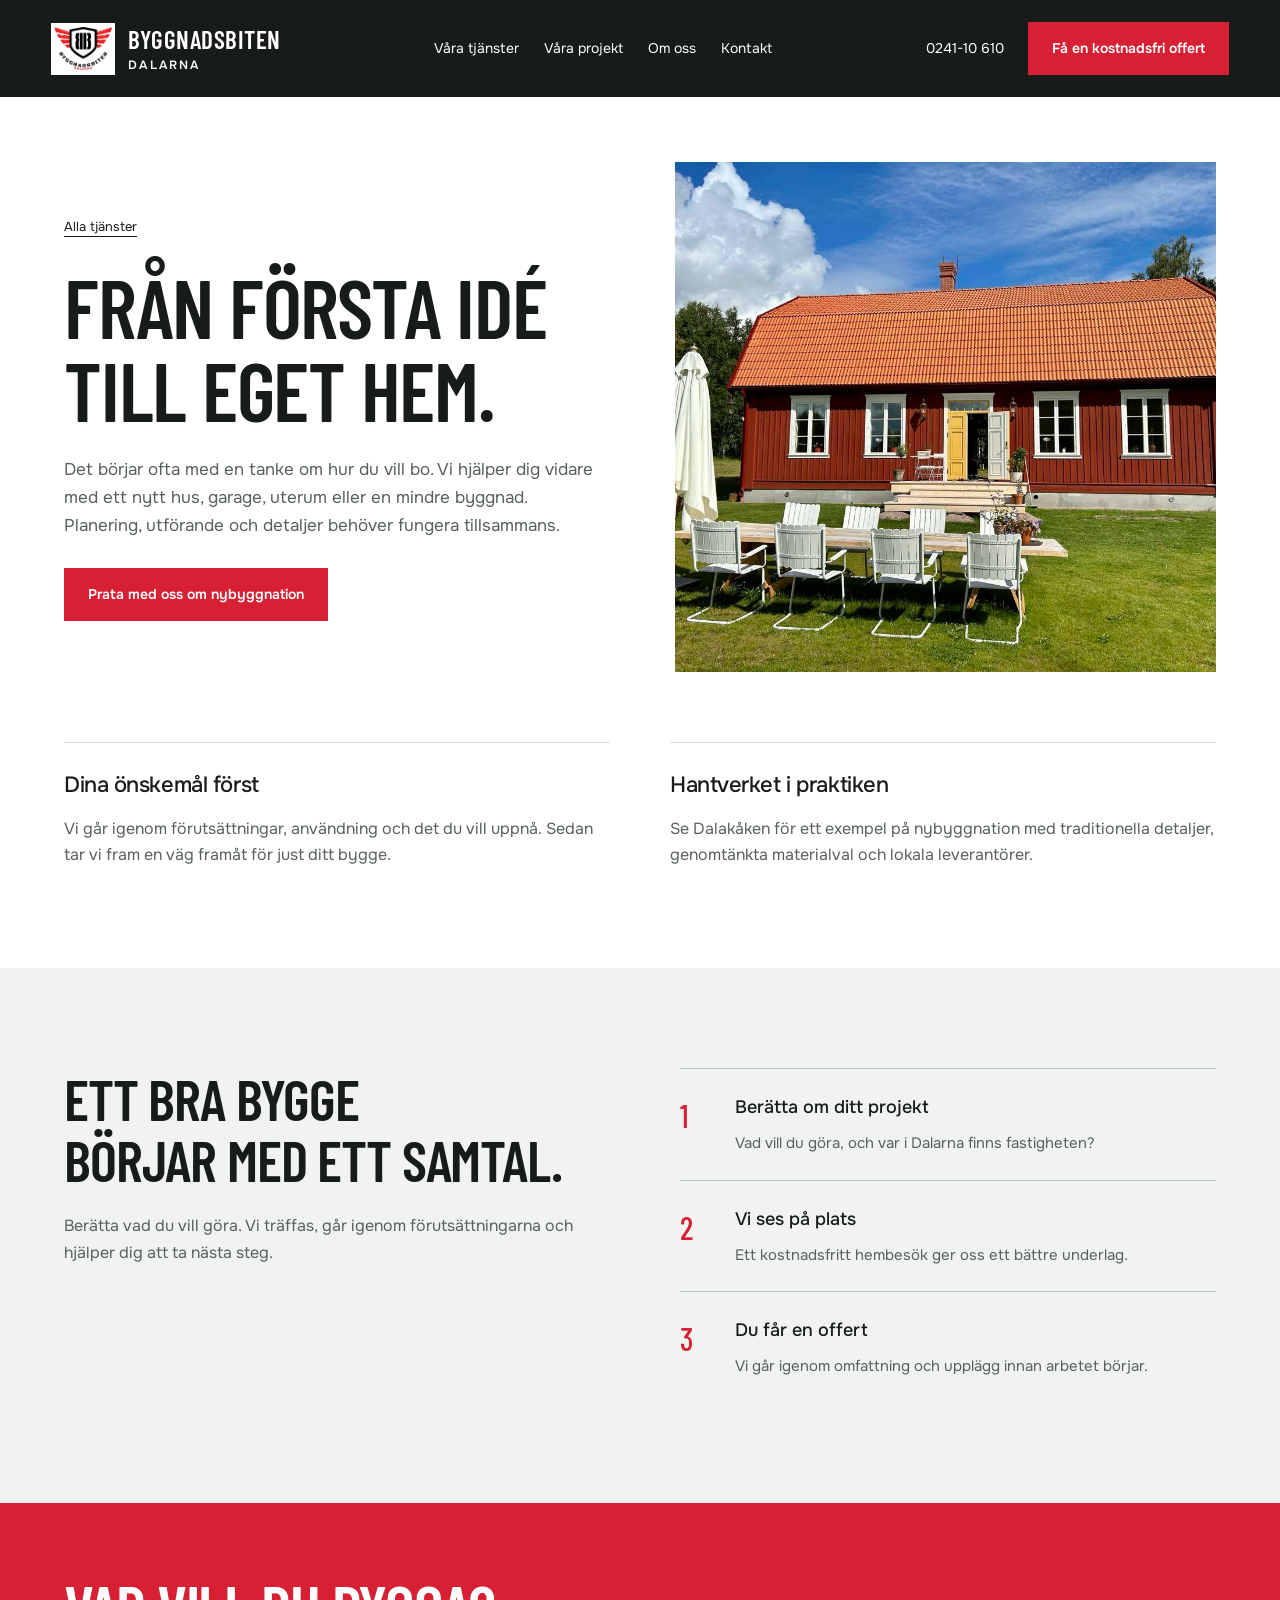
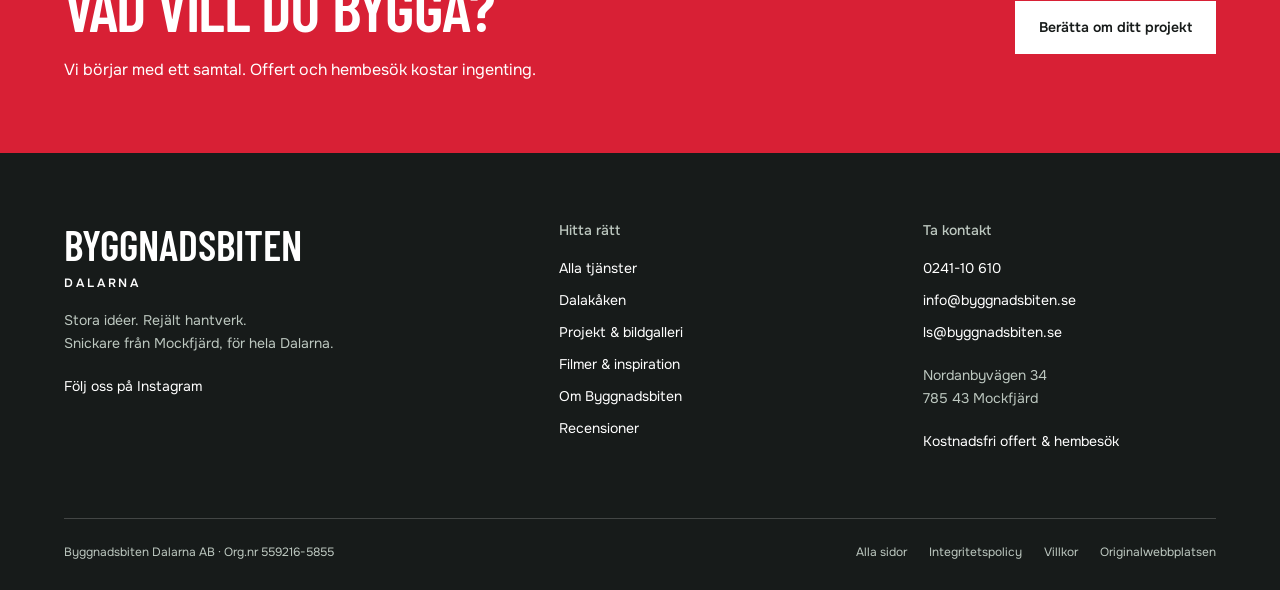
<file: nybyggnation.html>
<!doctype html><html lang="sv"><head><meta charset="utf-8"><meta name="viewport" content="width=device-width,initial-scale=1"><meta name="theme-color" content="#171b1a"><title>Nybyggnation | Byggnadsbiten Dalarna</title><meta name="description" content="Villor, garage, uterum och mindre byggnader — byggda för dina behov. Byggnadsbiten Dalarna erbjuder kostnadsfri offert och hembesök."><link rel="icon" href="assets/logo.png"><link rel="stylesheet" href="fonts.css"><link rel="stylesheet" href="styles.css"><script defer src="app.js"></script></head><body class="subpage"><a class="skip-link" href="#main">Till innehållet</a><header class="site-header"><a class="brand" href="index.html" aria-label="Byggnadsbiten, startsida"><img src="assets/logo.png" alt="" width="500" height="377"><span>BYGGNADSBITEN<small>DALARNA</small></span></a><nav class="desktop-nav" aria-label="Huvudmeny"><a href="tjanster.html" >Våra tjänster</a><a href="projekt.html" >Våra projekt</a><a href="om-oss.html" >Om oss</a><a href="kontakt.html" >Kontakt</a></nav><div class="header-actions"><a class="header-phone" href="tel:+4624110610">0241-10 610</a><a class="button button-red header-quote" href="kontakt.html#offert">Få en kostnadsfri offert</a><button class="menu-toggle" type="button" aria-expanded="false" aria-controls="mobile-nav">Meny</button></div><nav id="mobile-nav" aria-label="Mobilmeny" hidden><a href="tjanster.html">Våra tjänster</a><a href="projekt.html">Våra projekt</a><a href="om-oss.html">Om oss</a><a href="kontakt.html">Kontakt</a><a href="inspiration.html">Filmer & inspiration</a><a href="recensioner.html">Kundernas ord</a><a href="tel:+4624110610">Ring 0241-10 610</a></nav></header><main id="main"><section class="service-hero wrap"><div><a class="back-link" href="tjanster.html">Alla tjänster</a><h1>FRÅN FÖRSTA IDÉ<br>TILL EGET HEM.</h1><p>Det börjar ofta med en tanke om hur du vill bo. Vi hjälper dig vidare med ett nytt hus, garage, uterum eller en mindre byggnad. Planering, utförande och detaljer behöver fungera tillsammans.</p><a class="button button-red" href="kontakt.html?projekt=nybyggnation#offert">Prata med oss om nybyggnation</a></div><img src="assets/image-25222.jpg" alt="Nybyggnation" fetchpriority="high"></section><section class="service-details wrap"><article><h2>Dina önskemål först</h2><p>Vi går igenom förutsättningar, användning och det du vill uppnå. Sedan tar vi fram en väg framåt för just ditt bygge.</p></article><article><h2>Hantverket i praktiken</h2><p>Se Dalakåken för ett exempel på nybyggnation med traditionella detaljer, genomtänkta materialval och lokala leverantörer.</p></article></section><section class="process wrap"><div><h2>ETT BRA BYGGE<br>BÖRJAR MED ETT SAMTAL.</h2><p>Berätta vad du vill göra. Vi träffas, går igenom förutsättningarna och hjälper dig att ta nästa steg.</p></div><ol><li><strong>Berätta om ditt projekt</strong><span>Vad vill du göra, och var i Dalarna finns fastigheten?</span></li><li><strong>Vi ses på plats</strong><span>Ett kostnadsfritt hembesök ger oss ett bättre underlag.</span></li><li><strong>Du får en offert</strong><span>Vi går igenom omfattning och upplägg innan arbetet börjar.</span></li></ol></section><section class="contact-banner"><div><h2>VAD VILL DU BYGGA?</h2><p>Vi börjar med ett samtal. Offert och hembesök kostar ingenting.</p></div><a class="button button-light" href="kontakt.html#offert">Berätta om ditt projekt</a></section></main><footer class="site-footer"><div class="footer-top"><div><a class="footer-brand" href="index.html">BYGGNADSBITEN<span>DALARNA</span></a><p>Stora idéer. Rejält hantverk.<br>Snickare från Mockfjärd, för hela Dalarna.</p><a href="https://www.instagram.com/byggnadsbiten_dalarna/" target="_blank" rel="noopener">Följ oss på Instagram</a></div><div><h2>Hitta rätt</h2><a href="tjanster.html">Alla tjänster</a><a href="dalakaken.html">Dalakåken</a><a href="projekt.html">Projekt & bildgalleri</a><a href="inspiration.html">Filmer & inspiration</a><a href="om-oss.html">Om Byggnadsbiten</a><a href="recensioner.html">Recensioner</a></div><div><h2>Ta kontakt</h2><a href="tel:+4624110610">0241-10 610</a><a href="mailto:info@byggnadsbiten.se">info@byggnadsbiten.se</a><a href="mailto:ls@byggnadsbiten.se">ls@byggnadsbiten.se</a><p>Nordanbyvägen 34<br>785 43 Mockfjärd</p><a href="kontakt.html#offert">Kostnadsfri offert & hembesök</a></div></div><div class="footer-bottom"><span>Byggnadsbiten Dalarna AB · Org.nr 559216-5855</span><div><a href="sajtkarta.html">Alla sidor</a><a href="https://www.byggnadsbiten.se/legalt/integritetspolicy" target="_blank" rel="noopener">Integritetspolicy</a><a href="https://www.byggnadsbiten.se/legalt/villkor" target="_blank" rel="noopener">Villkor</a><a href="https://www.byggnadsbiten.se/" target="_blank" rel="noopener">Originalwebbplatsen</a></div></div></footer><dialog class="film-dialog" id="film-dialog" aria-labelledby="film-title"><div class="dialog-head"><h2 id="film-title">Byggnadsbitens film</h2><button type="button" data-close-dialog>Stäng film</button></div><div id="film-player"></div><p>Film från Byggnadsbiten via Vimeo. <a id="film-external" href="https://vimeo.com/850875029" target="_blank" rel="noopener">Öppna filmen på Vimeo</a></p></dialog><dialog class="gallery-dialog" id="gallery-dialog" aria-labelledby="gallery-caption"><div class="dialog-head"><span id="gallery-counter"></span><button type="button" id="gallery-close">Stäng bild</button></div><img id="gallery-full" src="assets/image-25222.jpg" alt=""><div class="gallery-bottom"><button id="gallery-prev" type="button">Föregående</button><p id="gallery-caption"></p><button id="gallery-next" type="button">Nästa bild</button></div></dialog></body></html>
</file>
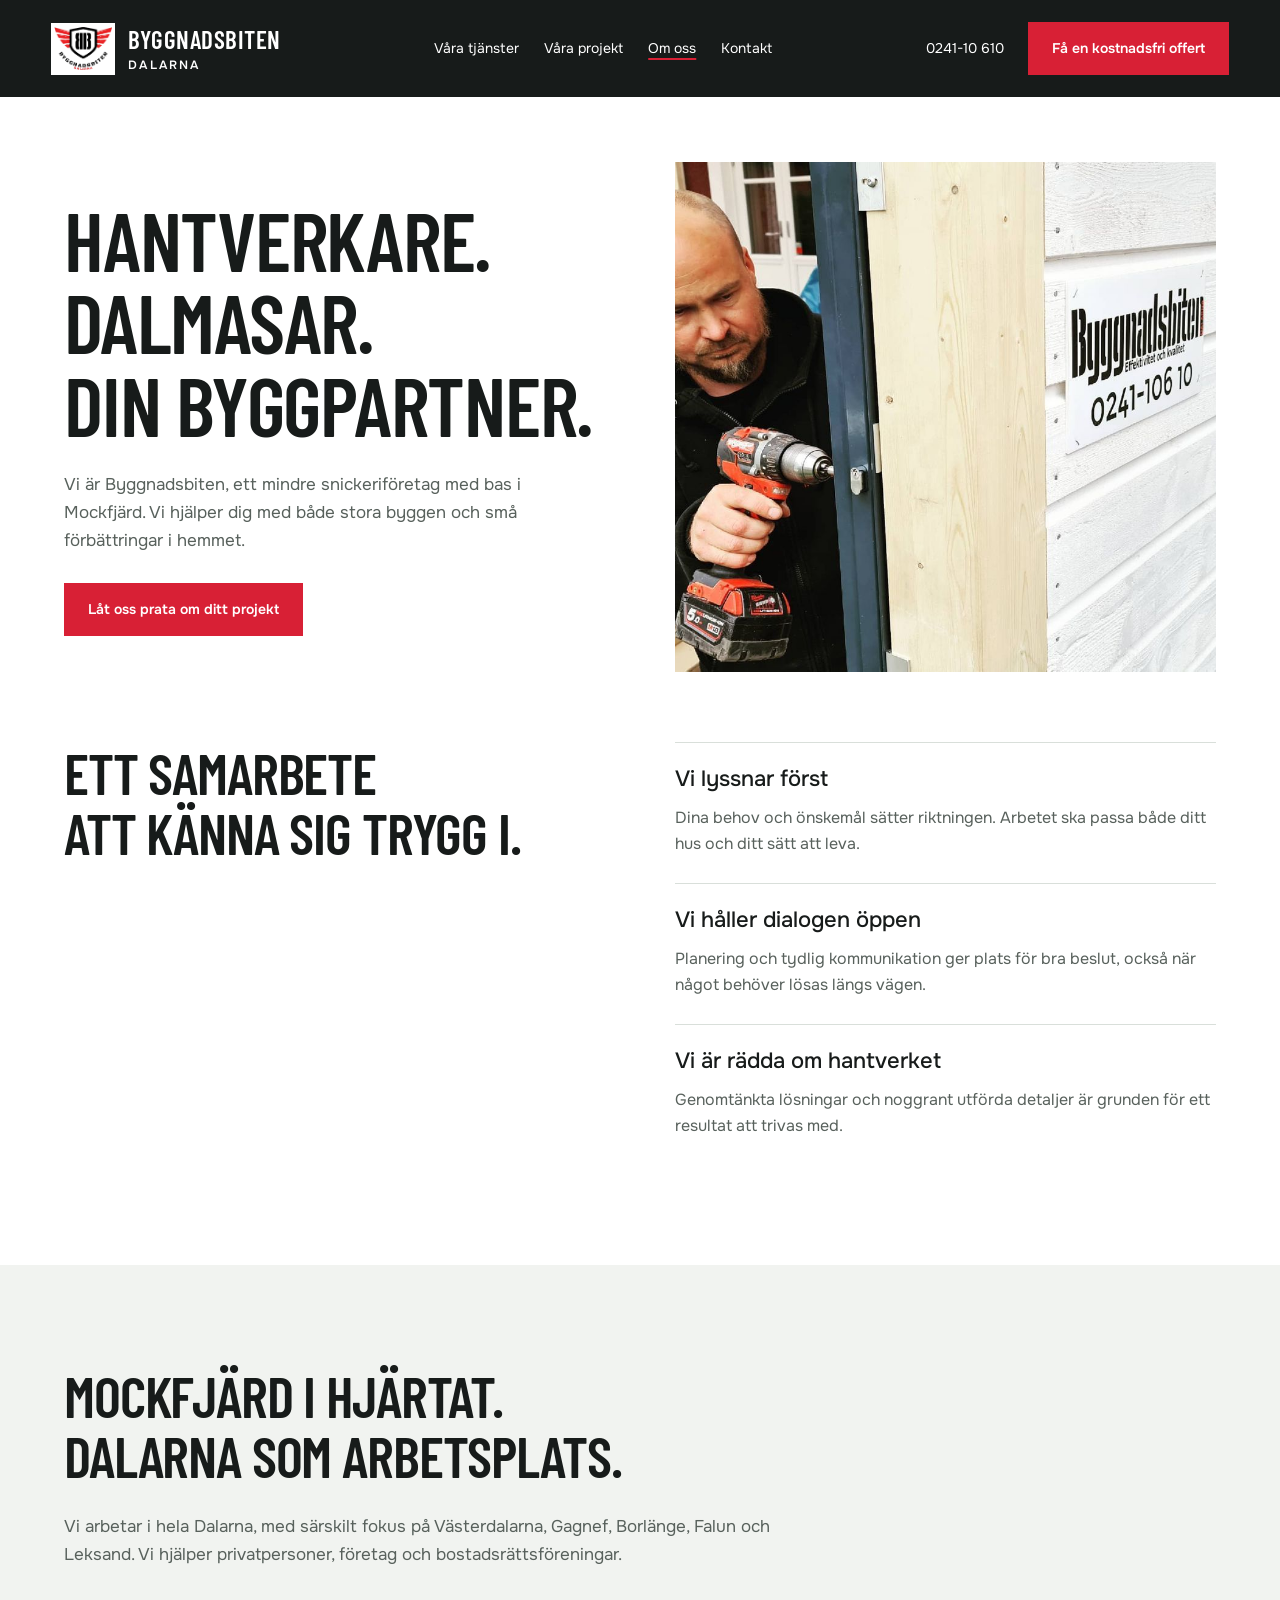
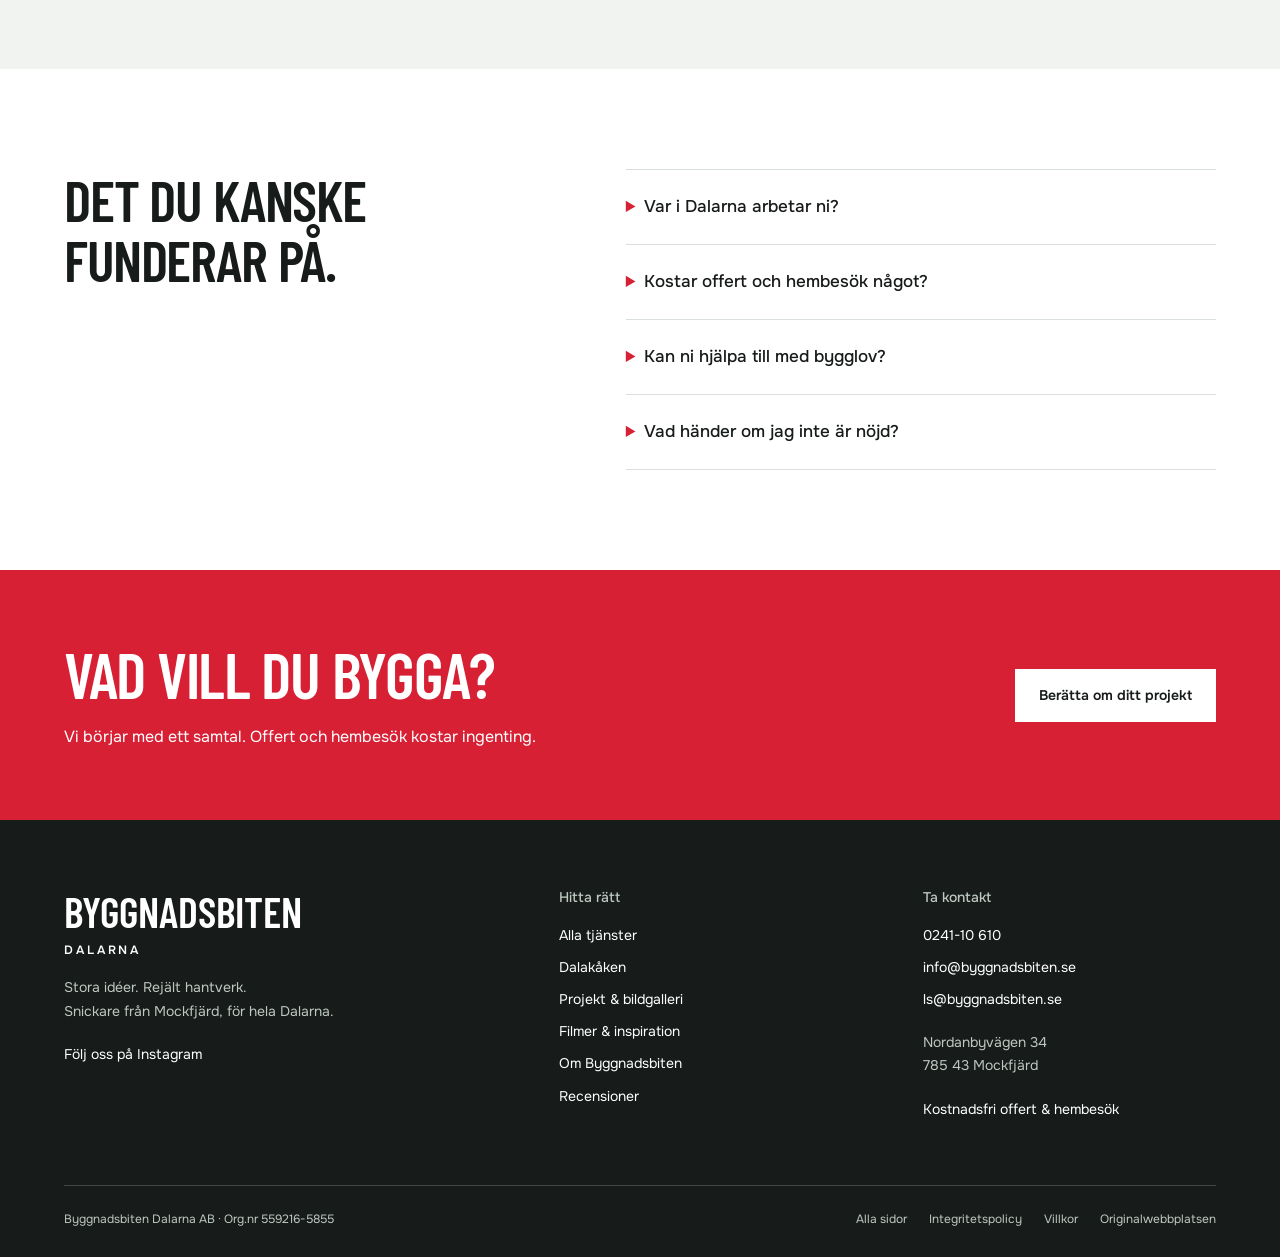
<file: om-oss.html>
<!doctype html><html lang="sv"><head><meta charset="utf-8"><meta name="viewport" content="width=device-width,initial-scale=1"><meta name="theme-color" content="#171b1a"><title>Om oss | Byggnadsbiten Dalarna</title><meta name="description" content="Lär känna Byggnadsbiten, snickeriföretaget från Mockfjärd som arbetar med renovering och byggnation i hela Dalarna."><link rel="icon" href="assets/logo.png"><link rel="stylesheet" href="fonts.css"><link rel="stylesheet" href="styles.css"><script defer src="app.js"></script></head><body class="subpage"><a class="skip-link" href="#main">Till innehållet</a><header class="site-header"><a class="brand" href="index.html" aria-label="Byggnadsbiten, startsida"><img src="assets/logo.png" alt="" width="500" height="377"><span>BYGGNADSBITEN<small>DALARNA</small></span></a><nav class="desktop-nav" aria-label="Huvudmeny"><a href="tjanster.html" >Våra tjänster</a><a href="projekt.html" >Våra projekt</a><a href="om-oss.html" aria-current="page">Om oss</a><a href="kontakt.html" >Kontakt</a></nav><div class="header-actions"><a class="header-phone" href="tel:+4624110610">0241-10 610</a><a class="button button-red header-quote" href="kontakt.html#offert">Få en kostnadsfri offert</a><button class="menu-toggle" type="button" aria-expanded="false" aria-controls="mobile-nav">Meny</button></div><nav id="mobile-nav" aria-label="Mobilmeny" hidden><a href="tjanster.html">Våra tjänster</a><a href="projekt.html">Våra projekt</a><a href="om-oss.html">Om oss</a><a href="kontakt.html">Kontakt</a><a href="inspiration.html">Filmer & inspiration</a><a href="recensioner.html">Kundernas ord</a><a href="tel:+4624110610">Ring 0241-10 610</a></nav></header><main id="main"><section class="service-hero wrap"><div><h1>HANTVERKARE.<br>DALMASAR.<br>DIN BYGGPARTNER.</h1><p>Vi är Byggnadsbiten, ett mindre snickeriföretag med bas i Mockfjärd. Vi hjälper dig med både stora byggen och små förbättringar i hemmet.</p><a class="button button-red" href="kontakt.html">Låt oss prata om ditt projekt</a></div><img src="assets/image-10699.jpg" alt="Snickare från Byggnadsbiten i arbete" fetchpriority="high"></section><section class="about-principles wrap compact-top"><h2>ETT SAMARBETE<br>ATT KÄNNA SIG TRYGG I.</h2><div><article><h3>Vi lyssnar först</h3><p>Dina behov och önskemål sätter riktningen. Arbetet ska passa både ditt hus och ditt sätt att leva.</p></article><article><h3>Vi håller dialogen öppen</h3><p>Planering och tydlig kommunikation ger plats för bra beslut, också när något behöver lösas längs vägen.</p></article><article><h3>Vi är rädda om hantverket</h3><p>Genomtänkta lösningar och noggrant utförda detaljer är grunden för ett resultat att trivas med.</p></article></div></section><section class="area-section wrap"><h2>MOCKFJÄRD I HJÄRTAT.<br>DALARNA SOM ARBETSPLATS.</h2><p>Vi arbetar i hela Dalarna, med särskilt fokus på Västerdalarna, Gagnef, Borlänge, Falun och Leksand. Vi hjälper privatpersoner, företag och bostadsrättsföreningar.</p></section><section class="faq-section wrap"><h2>DET DU KANSKE<br>FUNDERAR PÅ.</h2><div class="faq-list"><details><summary>Var i Dalarna arbetar ni?</summary><p>Vi utgår från Mockfjärd och arbetar i hela Dalarna, med särskilt fokus på Västerdalarna, Gagnef, Borlänge, Falun och Leksand.</p></details><details><summary>Kostar offert och hembesök något?</summary><p>Nej. Vi erbjuder kostnadsfri offert och hembesök inför projektet, för privatpersoner, företag och bostadsrättsföreningar.</p></details><details><summary>Kan ni hjälpa till med bygglov?</summary><p>Vi kan hjälpa till med bygglovsansökan vid behov. Ta upp frågan tidigt så att förutsättningarna för ditt projekt kan stämmas av.</p></details><details><summary>Vad händer om jag inte är nöjd?</summary><p>Vi erbjuder en nöjd-kund-garanti. Om något blivit fel och det finns rimliga skäl till missnöje tar vi ansvar och åtgärdar felet utan extra kostnad. Stäm av villkoren för ditt arbete med oss.</p></details></div></section><section class="contact-banner"><div><h2>VAD VILL DU BYGGA?</h2><p>Vi börjar med ett samtal. Offert och hembesök kostar ingenting.</p></div><a class="button button-light" href="kontakt.html#offert">Berätta om ditt projekt</a></section></main><footer class="site-footer"><div class="footer-top"><div><a class="footer-brand" href="index.html">BYGGNADSBITEN<span>DALARNA</span></a><p>Stora idéer. Rejält hantverk.<br>Snickare från Mockfjärd, för hela Dalarna.</p><a href="https://www.instagram.com/byggnadsbiten_dalarna/" target="_blank" rel="noopener">Följ oss på Instagram</a></div><div><h2>Hitta rätt</h2><a href="tjanster.html">Alla tjänster</a><a href="dalakaken.html">Dalakåken</a><a href="projekt.html">Projekt & bildgalleri</a><a href="inspiration.html">Filmer & inspiration</a><a href="om-oss.html">Om Byggnadsbiten</a><a href="recensioner.html">Recensioner</a></div><div><h2>Ta kontakt</h2><a href="tel:+4624110610">0241-10 610</a><a href="mailto:info@byggnadsbiten.se">info@byggnadsbiten.se</a><a href="mailto:ls@byggnadsbiten.se">ls@byggnadsbiten.se</a><p>Nordanbyvägen 34<br>785 43 Mockfjärd</p><a href="kontakt.html#offert">Kostnadsfri offert & hembesök</a></div></div><div class="footer-bottom"><span>Byggnadsbiten Dalarna AB · Org.nr 559216-5855</span><div><a href="sajtkarta.html">Alla sidor</a><a href="https://www.byggnadsbiten.se/legalt/integritetspolicy" target="_blank" rel="noopener">Integritetspolicy</a><a href="https://www.byggnadsbiten.se/legalt/villkor" target="_blank" rel="noopener">Villkor</a><a href="https://www.byggnadsbiten.se/" target="_blank" rel="noopener">Originalwebbplatsen</a></div></div></footer><dialog class="film-dialog" id="film-dialog" aria-labelledby="film-title"><div class="dialog-head"><h2 id="film-title">Byggnadsbitens film</h2><button type="button" data-close-dialog>Stäng film</button></div><div id="film-player"></div><p>Film från Byggnadsbiten via Vimeo. <a id="film-external" href="https://vimeo.com/850875029" target="_blank" rel="noopener">Öppna filmen på Vimeo</a></p></dialog><dialog class="gallery-dialog" id="gallery-dialog" aria-labelledby="gallery-caption"><div class="dialog-head"><span id="gallery-counter"></span><button type="button" id="gallery-close">Stäng bild</button></div><img id="gallery-full" src="assets/image-25222.jpg" alt=""><div class="gallery-bottom"><button id="gallery-prev" type="button">Föregående</button><p id="gallery-caption"></p><button id="gallery-next" type="button">Nästa bild</button></div></dialog></body></html>
</file>
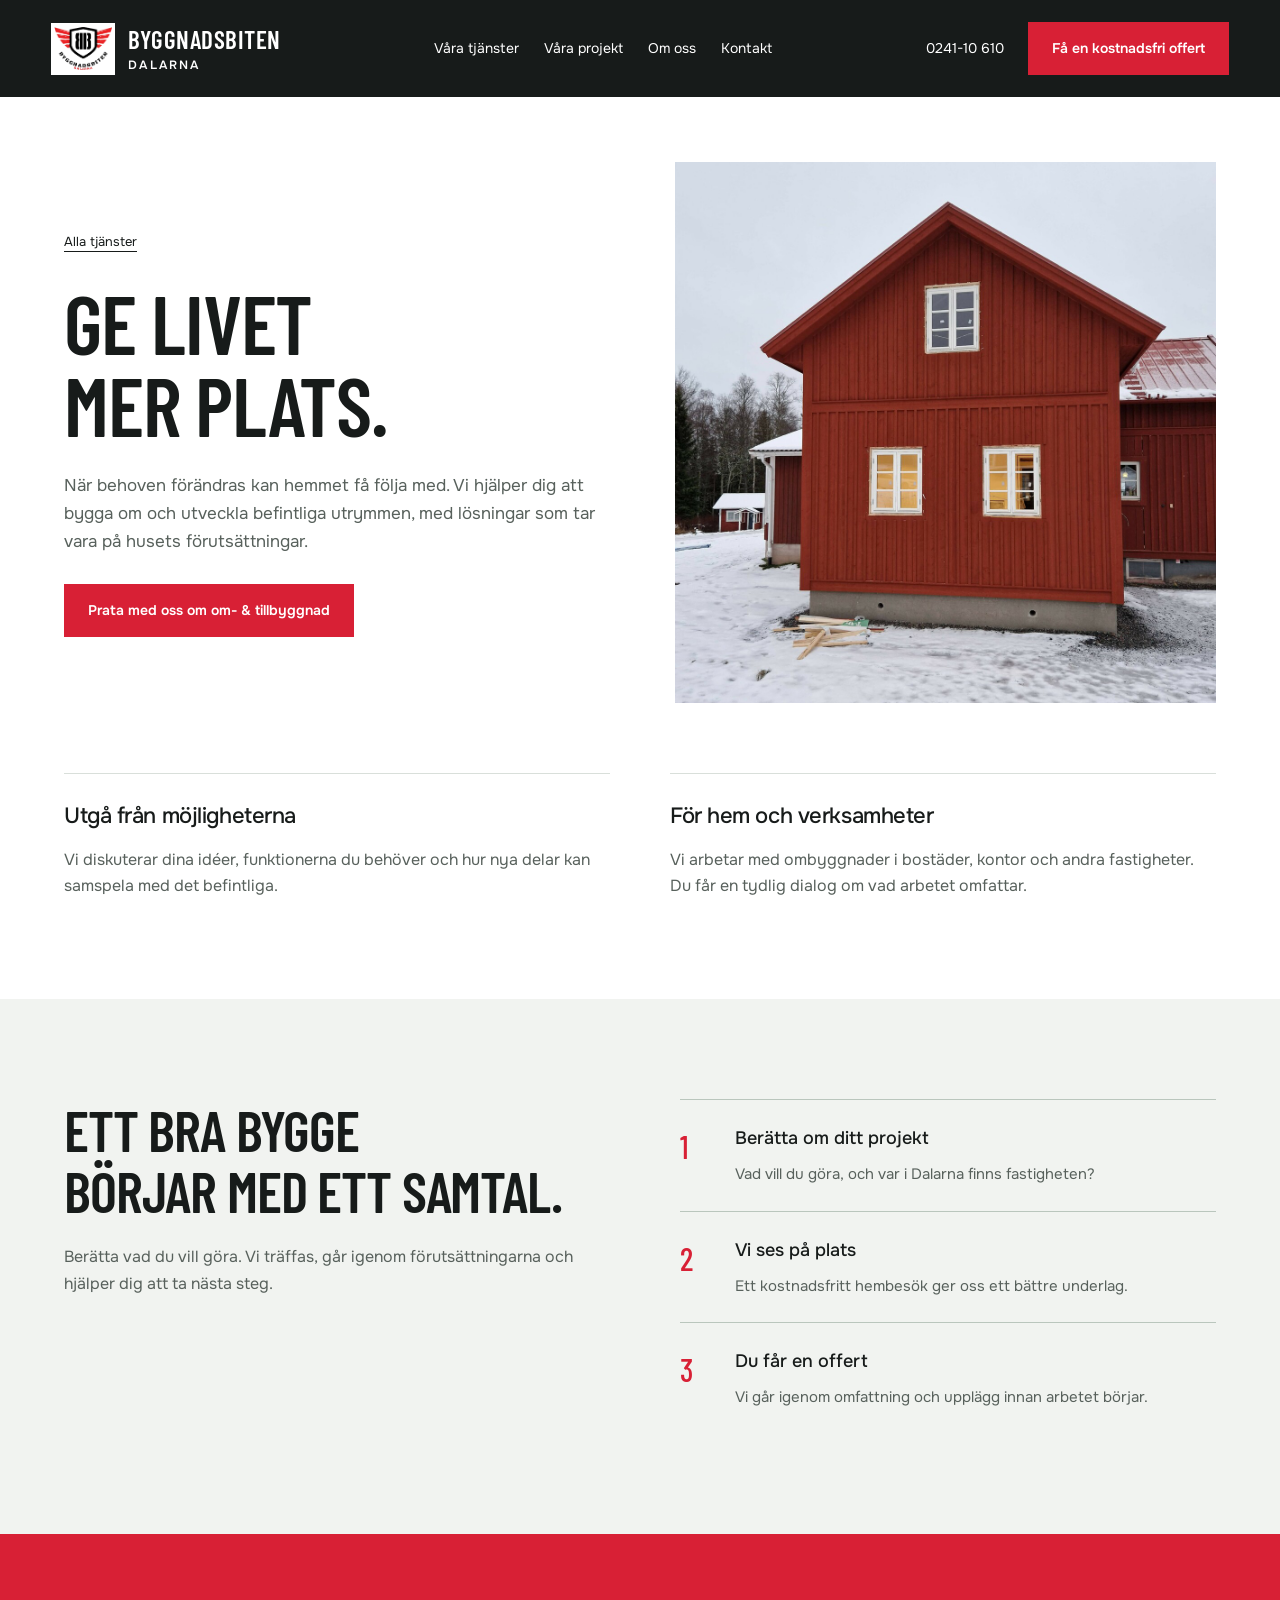
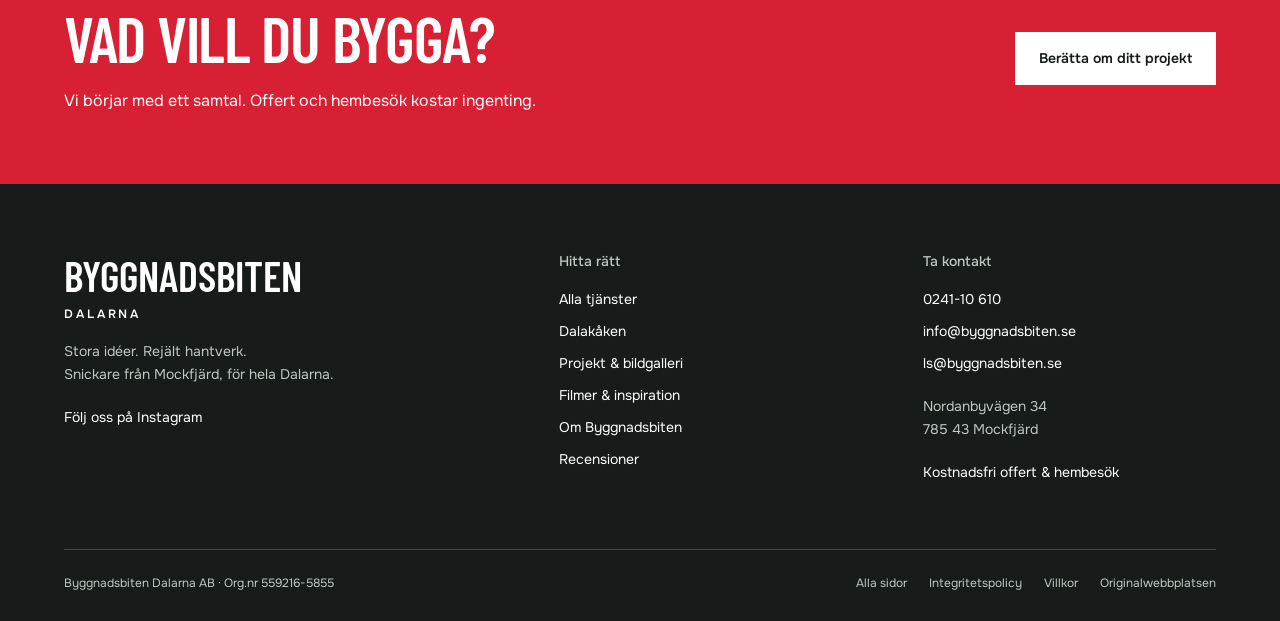
<file: om-tillbyggnad.html>
<!doctype html><html lang="sv"><head><meta charset="utf-8"><meta name="viewport" content="width=device-width,initial-scale=1"><meta name="theme-color" content="#171b1a"><title>Om- &amp; tillbyggnad | Byggnadsbiten Dalarna</title><meta name="description" content="Bygg om det du har. Skapa utrymmet du saknar. Byggnadsbiten Dalarna erbjuder kostnadsfri offert och hembesök."><link rel="icon" href="assets/logo.png"><link rel="stylesheet" href="fonts.css"><link rel="stylesheet" href="styles.css"><script defer src="app.js"></script></head><body class="subpage"><a class="skip-link" href="#main">Till innehållet</a><header class="site-header"><a class="brand" href="index.html" aria-label="Byggnadsbiten, startsida"><img src="assets/logo.png" alt="" width="500" height="377"><span>BYGGNADSBITEN<small>DALARNA</small></span></a><nav class="desktop-nav" aria-label="Huvudmeny"><a href="tjanster.html" >Våra tjänster</a><a href="projekt.html" >Våra projekt</a><a href="om-oss.html" >Om oss</a><a href="kontakt.html" >Kontakt</a></nav><div class="header-actions"><a class="header-phone" href="tel:+4624110610">0241-10 610</a><a class="button button-red header-quote" href="kontakt.html#offert">Få en kostnadsfri offert</a><button class="menu-toggle" type="button" aria-expanded="false" aria-controls="mobile-nav">Meny</button></div><nav id="mobile-nav" aria-label="Mobilmeny" hidden><a href="tjanster.html">Våra tjänster</a><a href="projekt.html">Våra projekt</a><a href="om-oss.html">Om oss</a><a href="kontakt.html">Kontakt</a><a href="inspiration.html">Filmer & inspiration</a><a href="recensioner.html">Kundernas ord</a><a href="tel:+4624110610">Ring 0241-10 610</a></nav></header><main id="main"><section class="service-hero wrap"><div><a class="back-link" href="tjanster.html">Alla tjänster</a><h1>GE LIVET<br>MER PLATS.</h1><p>När behoven förändras kan hemmet få följa med. Vi hjälper dig att bygga om och utveckla befintliga utrymmen, med lösningar som tar vara på husets förutsättningar.</p><a class="button button-red" href="kontakt.html?projekt=om-tillbyggnad#offert">Prata med oss om om- & tillbyggnad</a></div><img src="assets/image-25239.png" alt="Om- &amp; tillbyggnad" fetchpriority="high"></section><section class="service-details wrap"><article><h2>Utgå från möjligheterna</h2><p>Vi diskuterar dina idéer, funktionerna du behöver och hur nya delar kan samspela med det befintliga.</p></article><article><h2>För hem och verksamheter</h2><p>Vi arbetar med ombyggnader i bostäder, kontor och andra fastigheter. Du får en tydlig dialog om vad arbetet omfattar.</p></article></section><section class="process wrap"><div><h2>ETT BRA BYGGE<br>BÖRJAR MED ETT SAMTAL.</h2><p>Berätta vad du vill göra. Vi träffas, går igenom förutsättningarna och hjälper dig att ta nästa steg.</p></div><ol><li><strong>Berätta om ditt projekt</strong><span>Vad vill du göra, och var i Dalarna finns fastigheten?</span></li><li><strong>Vi ses på plats</strong><span>Ett kostnadsfritt hembesök ger oss ett bättre underlag.</span></li><li><strong>Du får en offert</strong><span>Vi går igenom omfattning och upplägg innan arbetet börjar.</span></li></ol></section><section class="contact-banner"><div><h2>VAD VILL DU BYGGA?</h2><p>Vi börjar med ett samtal. Offert och hembesök kostar ingenting.</p></div><a class="button button-light" href="kontakt.html#offert">Berätta om ditt projekt</a></section></main><footer class="site-footer"><div class="footer-top"><div><a class="footer-brand" href="index.html">BYGGNADSBITEN<span>DALARNA</span></a><p>Stora idéer. Rejält hantverk.<br>Snickare från Mockfjärd, för hela Dalarna.</p><a href="https://www.instagram.com/byggnadsbiten_dalarna/" target="_blank" rel="noopener">Följ oss på Instagram</a></div><div><h2>Hitta rätt</h2><a href="tjanster.html">Alla tjänster</a><a href="dalakaken.html">Dalakåken</a><a href="projekt.html">Projekt & bildgalleri</a><a href="inspiration.html">Filmer & inspiration</a><a href="om-oss.html">Om Byggnadsbiten</a><a href="recensioner.html">Recensioner</a></div><div><h2>Ta kontakt</h2><a href="tel:+4624110610">0241-10 610</a><a href="mailto:info@byggnadsbiten.se">info@byggnadsbiten.se</a><a href="mailto:ls@byggnadsbiten.se">ls@byggnadsbiten.se</a><p>Nordanbyvägen 34<br>785 43 Mockfjärd</p><a href="kontakt.html#offert">Kostnadsfri offert & hembesök</a></div></div><div class="footer-bottom"><span>Byggnadsbiten Dalarna AB · Org.nr 559216-5855</span><div><a href="sajtkarta.html">Alla sidor</a><a href="https://www.byggnadsbiten.se/legalt/integritetspolicy" target="_blank" rel="noopener">Integritetspolicy</a><a href="https://www.byggnadsbiten.se/legalt/villkor" target="_blank" rel="noopener">Villkor</a><a href="https://www.byggnadsbiten.se/" target="_blank" rel="noopener">Originalwebbplatsen</a></div></div></footer><dialog class="film-dialog" id="film-dialog" aria-labelledby="film-title"><div class="dialog-head"><h2 id="film-title">Byggnadsbitens film</h2><button type="button" data-close-dialog>Stäng film</button></div><div id="film-player"></div><p>Film från Byggnadsbiten via Vimeo. <a id="film-external" href="https://vimeo.com/850875029" target="_blank" rel="noopener">Öppna filmen på Vimeo</a></p></dialog><dialog class="gallery-dialog" id="gallery-dialog" aria-labelledby="gallery-caption"><div class="dialog-head"><span id="gallery-counter"></span><button type="button" id="gallery-close">Stäng bild</button></div><img id="gallery-full" src="assets/image-25222.jpg" alt=""><div class="gallery-bottom"><button id="gallery-prev" type="button">Föregående</button><p id="gallery-caption"></p><button id="gallery-next" type="button">Nästa bild</button></div></dialog></body></html>
</file>
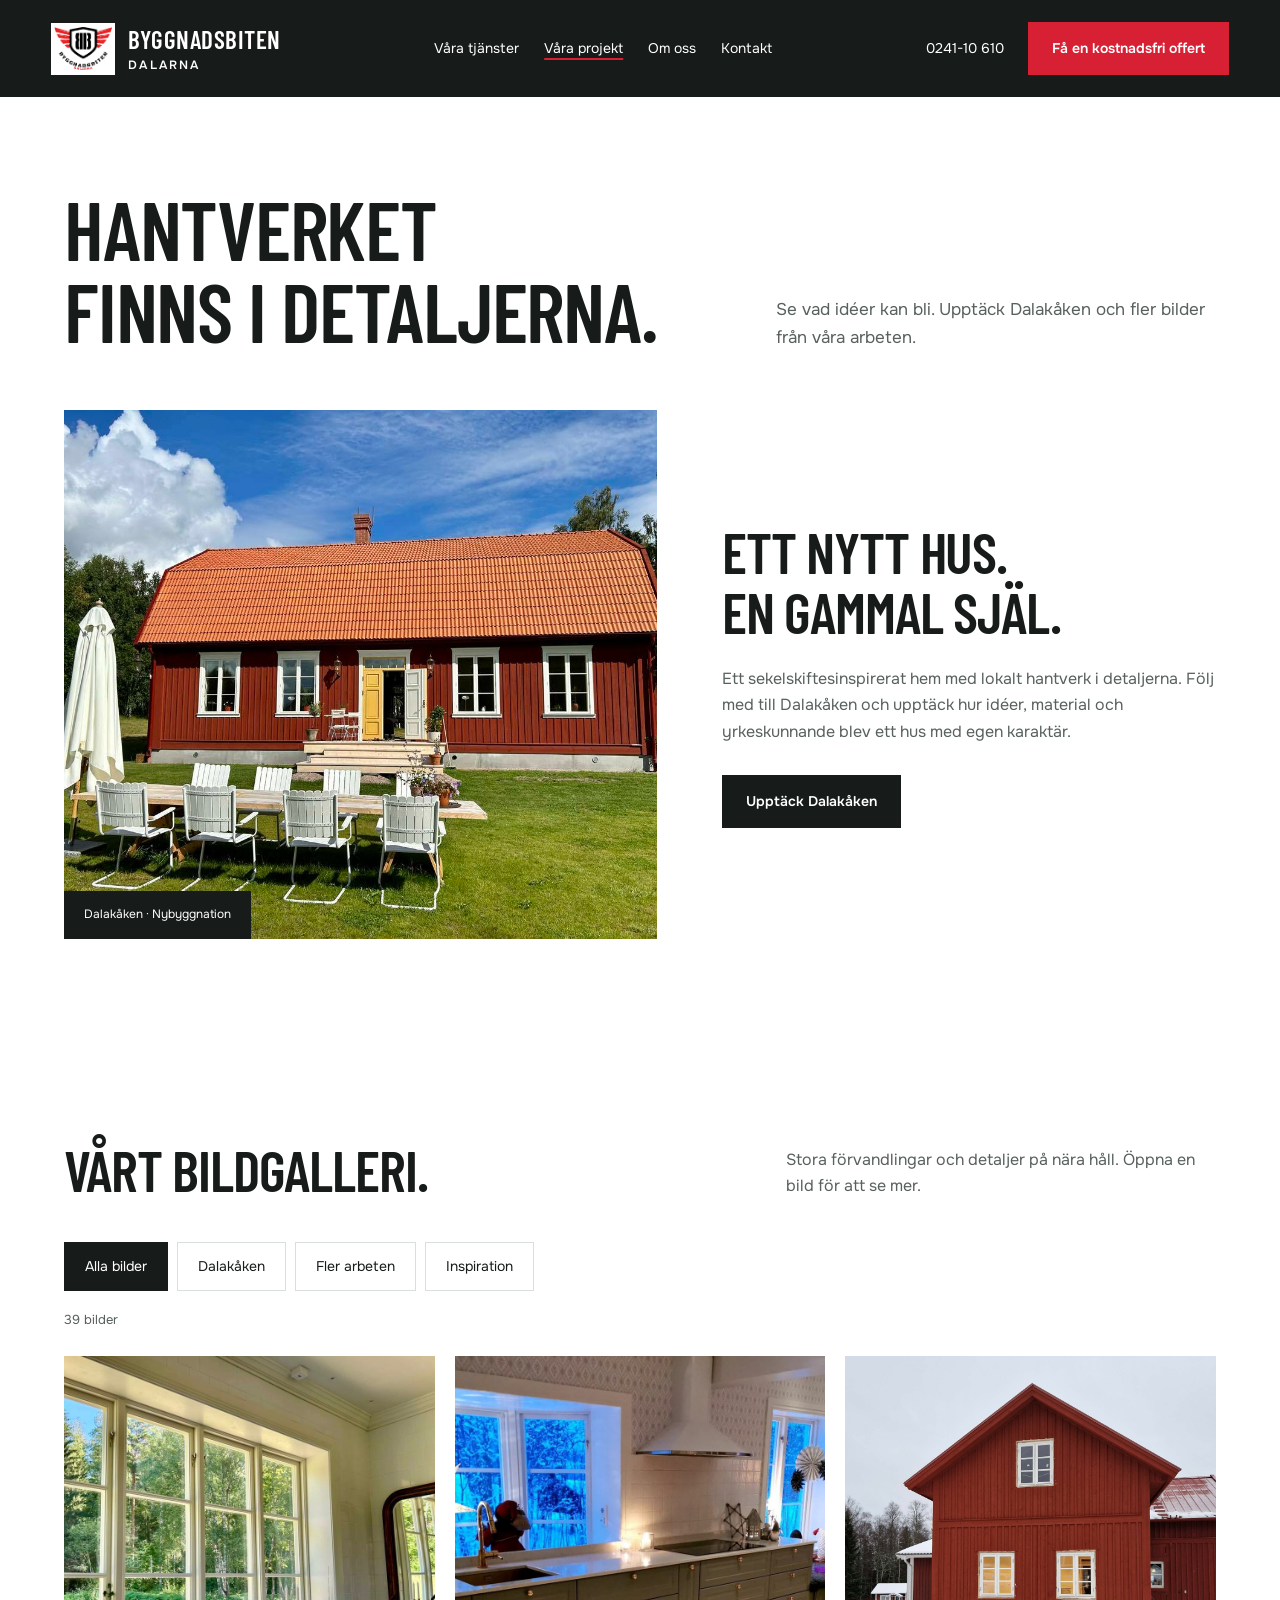
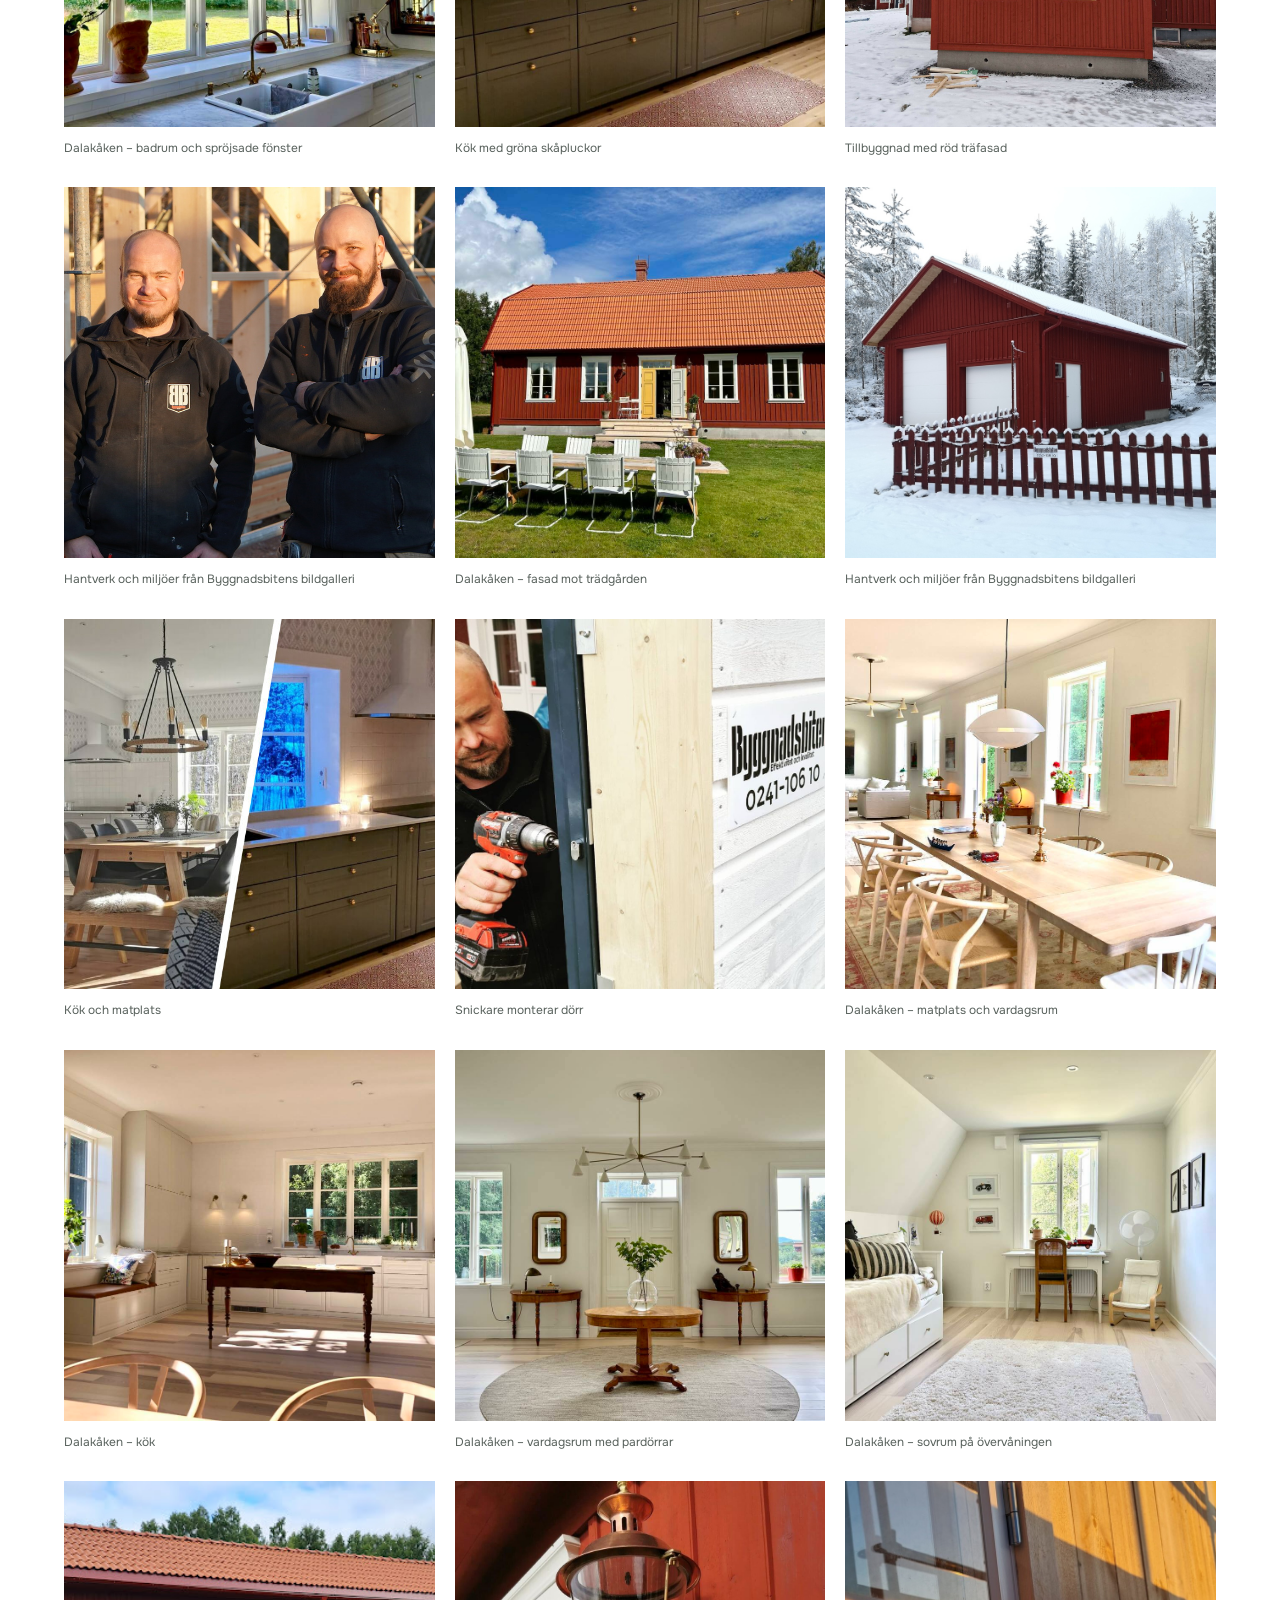
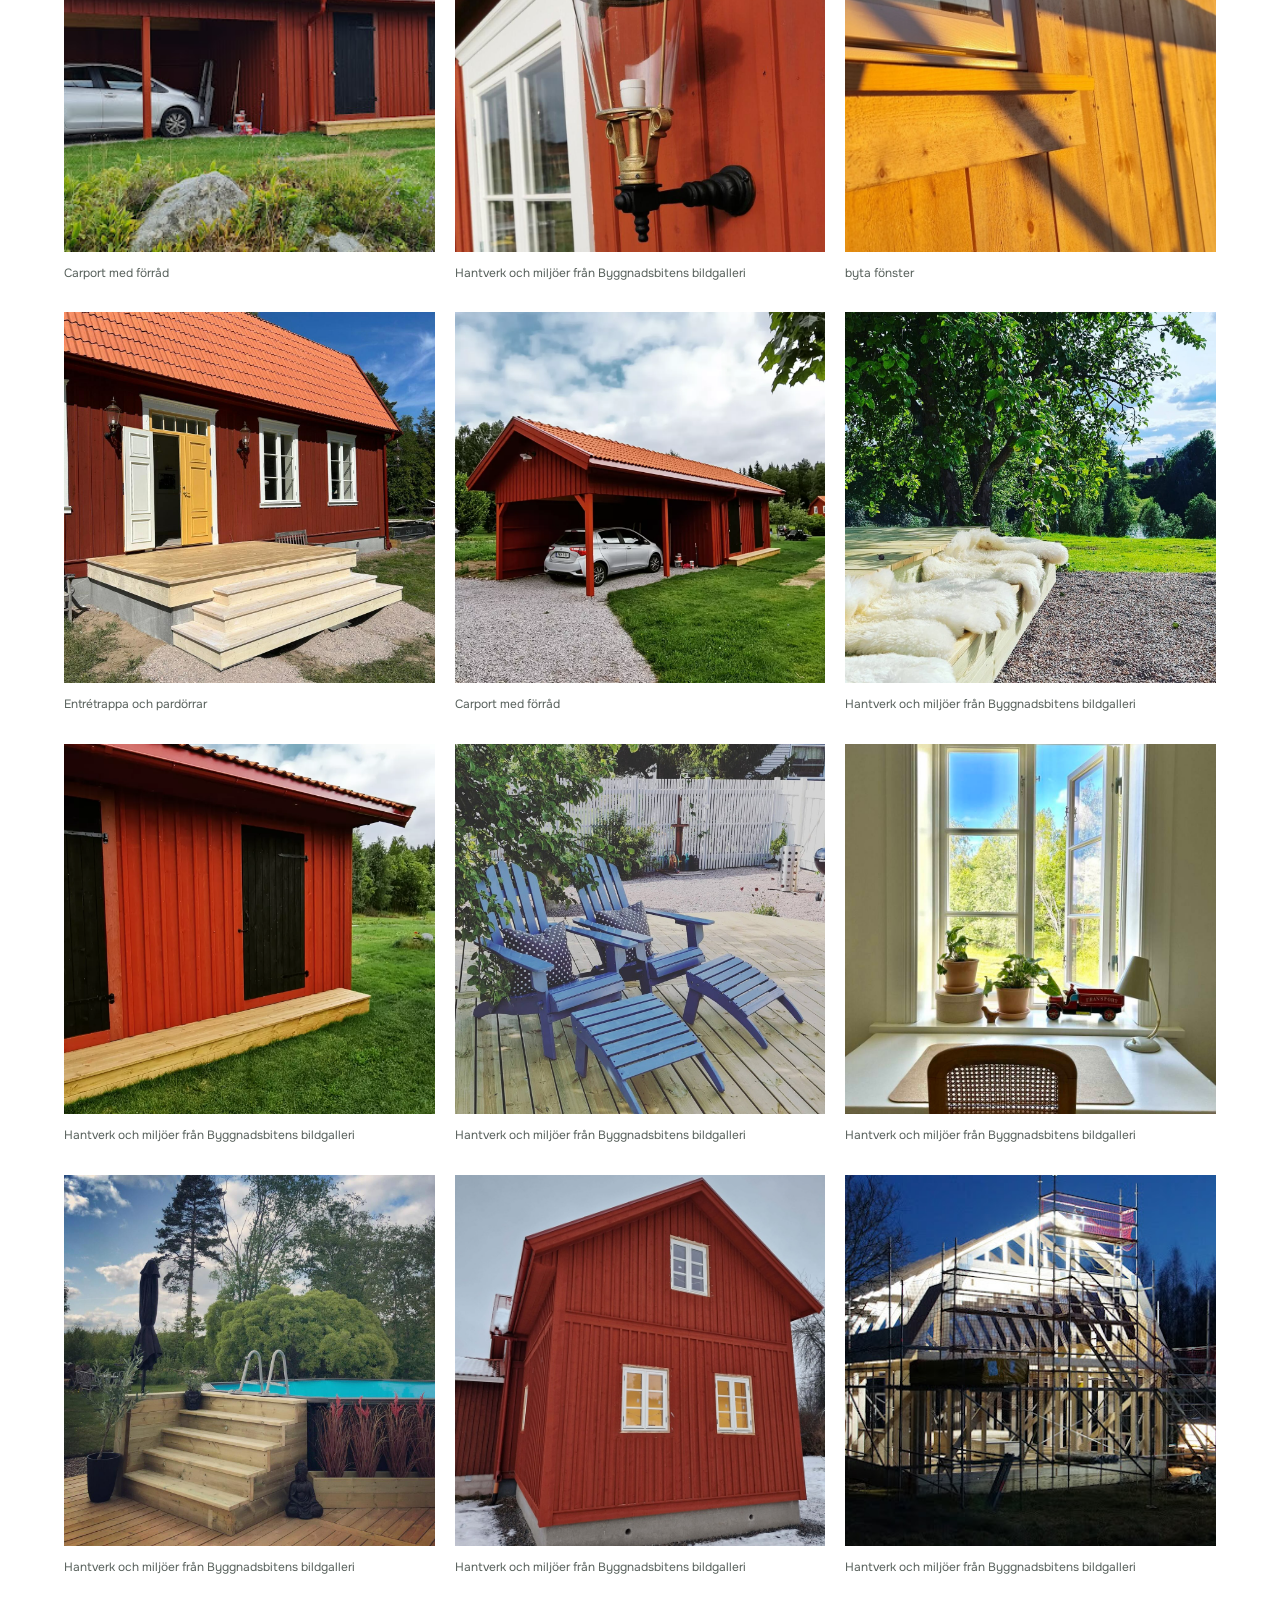
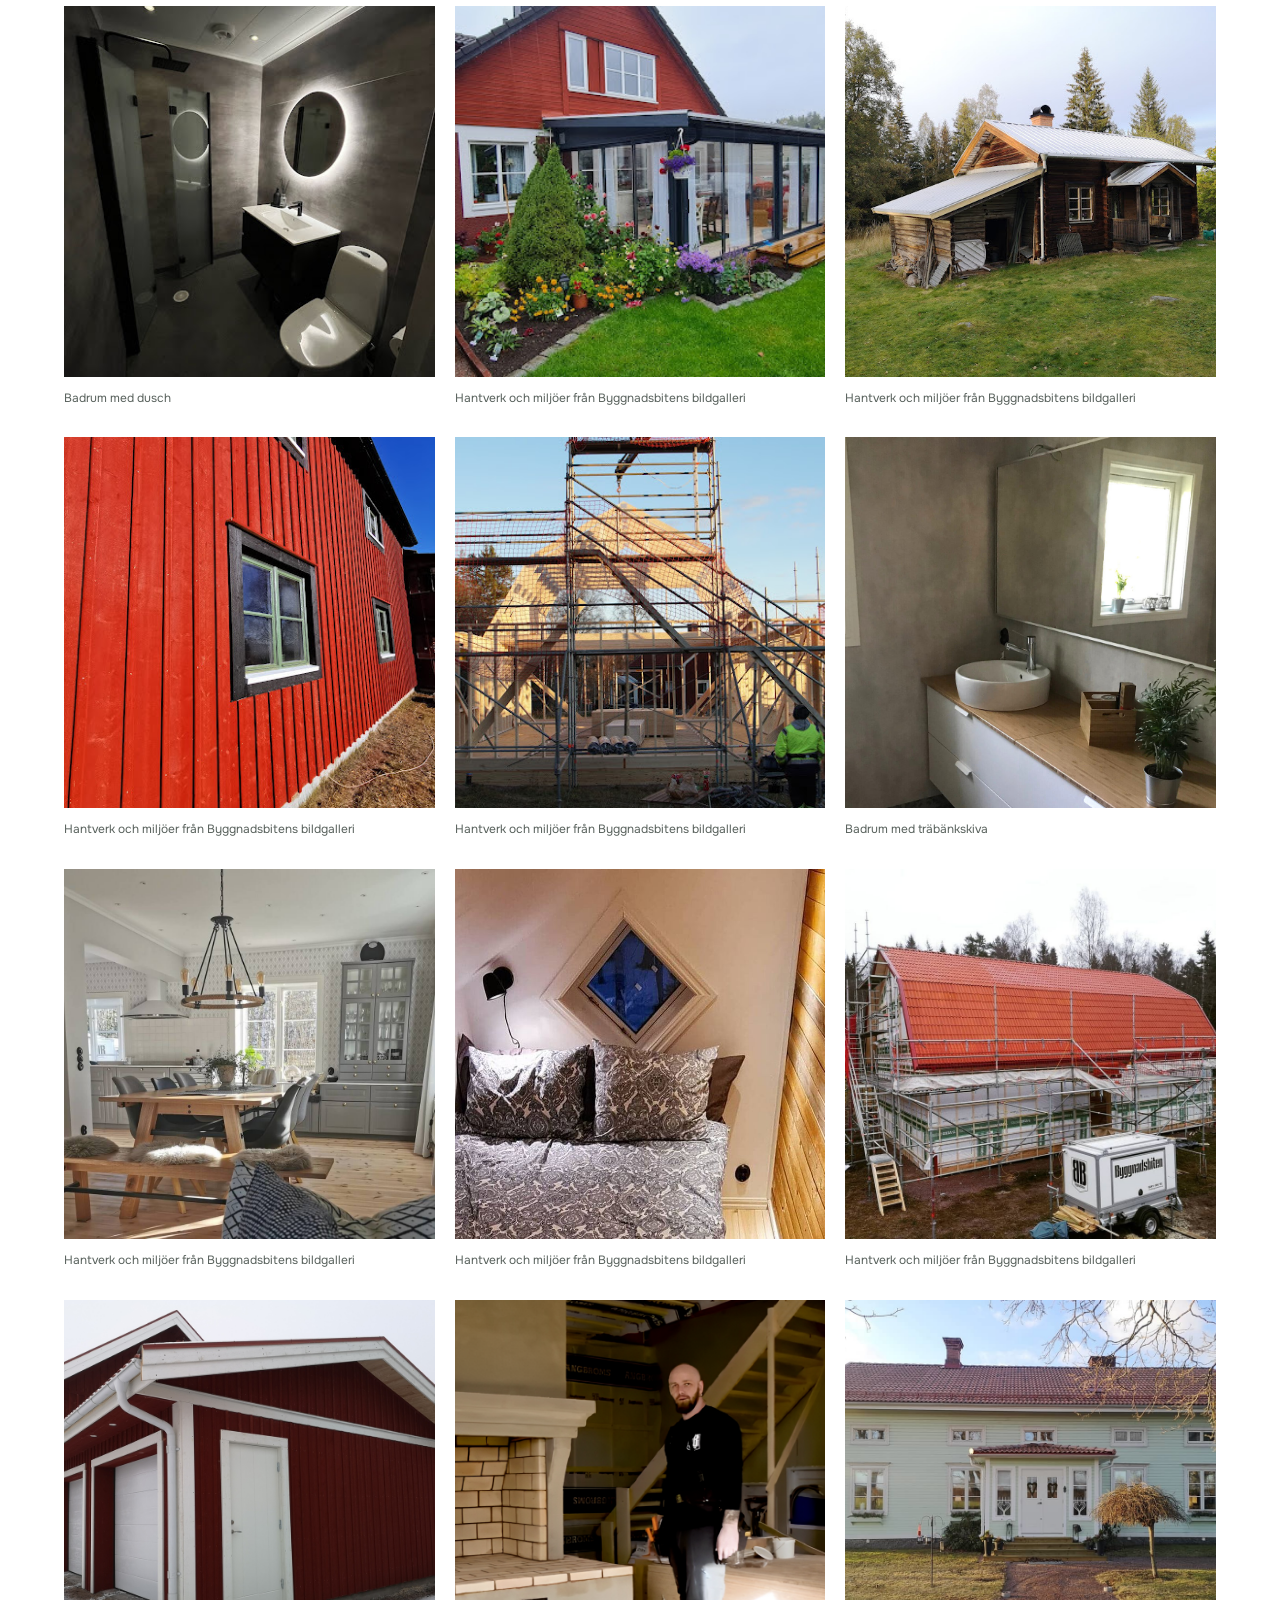
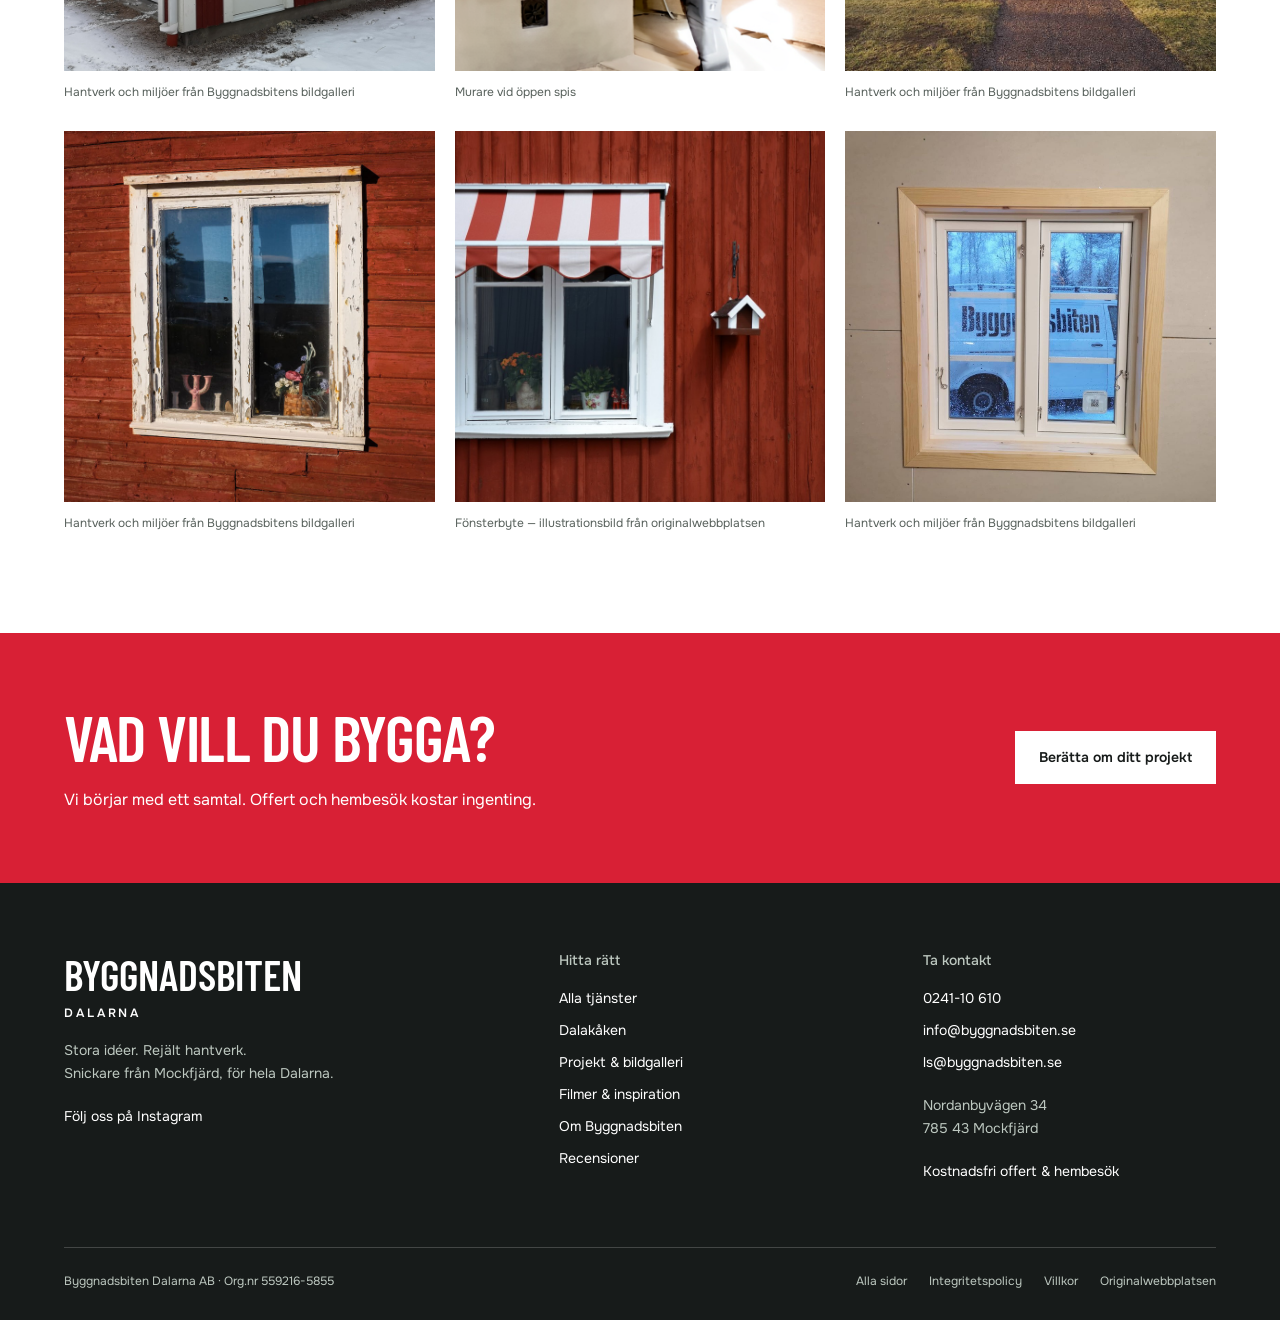
<file: projekt.html>
<!doctype html><html lang="sv"><head><meta charset="utf-8"><meta name="viewport" content="width=device-width,initial-scale=1"><meta name="theme-color" content="#171b1a"><title>Projekt &amp; bildgalleri | Byggnadsbiten Dalarna</title><meta name="description" content="Utforska Byggnadsbitens projekt och hela bildgalleri. Dalakåken, kök, badrum, tillbyggnader och hantverksdetaljer."><link rel="icon" href="assets/logo.png"><link rel="stylesheet" href="fonts.css"><link rel="stylesheet" href="styles.css"><script defer src="app.js"></script></head><body class="subpage"><a class="skip-link" href="#main">Till innehållet</a><header class="site-header"><a class="brand" href="index.html" aria-label="Byggnadsbiten, startsida"><img src="assets/logo.png" alt="" width="500" height="377"><span>BYGGNADSBITEN<small>DALARNA</small></span></a><nav class="desktop-nav" aria-label="Huvudmeny"><a href="tjanster.html" >Våra tjänster</a><a href="projekt.html" aria-current="page">Våra projekt</a><a href="om-oss.html" >Om oss</a><a href="kontakt.html" >Kontakt</a></nav><div class="header-actions"><a class="header-phone" href="tel:+4624110610">0241-10 610</a><a class="button button-red header-quote" href="kontakt.html#offert">Få en kostnadsfri offert</a><button class="menu-toggle" type="button" aria-expanded="false" aria-controls="mobile-nav">Meny</button></div><nav id="mobile-nav" aria-label="Mobilmeny" hidden><a href="tjanster.html">Våra tjänster</a><a href="projekt.html">Våra projekt</a><a href="om-oss.html">Om oss</a><a href="kontakt.html">Kontakt</a><a href="inspiration.html">Filmer & inspiration</a><a href="recensioner.html">Kundernas ord</a><a href="tel:+4624110610">Ring 0241-10 610</a></nav></header><main id="main"><section class="page-heading wrap"><h1>HANTVERKET<br>FINNS I DETALJERNA.</h1><p>Se vad idéer kan bli. Upptäck Dalakåken och fler bilder från våra arbeten.</p></section><section class="feature-project wrap"><a class="project-photo" href="dalakaken.html"><img src="assets/image-25222.jpg" alt="Dalakåkens faluröda fasad och mansardtak" loading="lazy" width="1200" height="800"><span>Dalakåken · Nybyggnation</span></a><div><h2>ETT NYTT HUS.<br>EN GAMMAL SJÄL.</h2><p>Ett sekelskiftesinspirerat hem med lokalt hantverk i detaljerna. Följ med till Dalakåken och upptäck hur idéer, material och yrkeskunnande blev ett hus med egen karaktär.</p><a class="button button-dark" href="dalakaken.html">Upptäck Dalakåken</a></div></section><section class="wrap gallery-section" id="galleri"><div class="section-heading"><h2>VÅRT BILDGALLERI.</h2><div><p>Stora förvandlingar och detaljer på nära håll. Öppna en bild för att se mer.</p></div></div><div class="gallery-filters" role="group" aria-label="Filtrera bilder"><button type="button" data-filter="all" aria-pressed="true">Alla bilder</button><button type="button" data-filter="dalakaken" aria-pressed="false">Dalakåken</button><button type="button" data-filter="ovrigt" aria-pressed="false">Fler arbeten</button><button type="button" data-filter="inspiration" aria-pressed="false">Inspiration</button></div><p id="gallery-results" role="status" aria-live="polite">39 bilder</p><div class="gallery-grid "><button class="gallery-item" type="button" data-gallery="assets/image-25227.jpg" data-caption="Dalakåken – badrum och spröjsade fönster" data-group="dalakaken" aria-label="Förstora: Dalakåken – badrum och spröjsade fönster"><img src="assets/image-25227.jpg" alt="Dalakåken – badrum och spröjsade fönster" loading="lazy" width="900" height="750"><span>Dalakåken – badrum och spröjsade fönster</span></button><button class="gallery-item" type="button" data-gallery="assets/image-12117.jpg" data-caption="Kök med gröna skåpluckor" data-group="ovrigt" aria-label="Förstora: Kök med gröna skåpluckor"><img src="assets/image-12117.jpg" alt="Kök med gröna skåpluckor" loading="lazy" width="900" height="750"><span>Kök med gröna skåpluckor</span></button><button class="gallery-item" type="button" data-gallery="assets/image-25239.png" data-caption="Tillbyggnad med röd träfasad" data-group="ovrigt" aria-label="Förstora: Tillbyggnad med röd träfasad"><img src="assets/image-25239.png" alt="Tillbyggnad med röd träfasad" loading="lazy" width="900" height="750"><span>Tillbyggnad med röd träfasad</span></button><button class="gallery-item" type="button" data-gallery="assets/image-8776.jpg" data-caption="Hantverk och miljöer från Byggnadsbitens bildgalleri" data-group="ovrigt" aria-label="Förstora: Hantverk och miljöer från Byggnadsbitens bildgalleri"><img src="assets/image-8776.jpg" alt="Hantverk och miljöer från Byggnadsbitens bildgalleri" loading="lazy" width="900" height="750"><span>Hantverk och miljöer från Byggnadsbitens bildgalleri</span></button><button class="gallery-item" type="button" data-gallery="assets/image-25222.jpg" data-caption="Dalakåken – fasad mot trädgården" data-group="dalakaken" aria-label="Förstora: Dalakåken – fasad mot trädgården"><img src="assets/image-25222.jpg" alt="Dalakåken – fasad mot trädgården" loading="lazy" width="900" height="750"><span>Dalakåken – fasad mot trädgården</span></button><button class="gallery-item" type="button" data-gallery="assets/image-6999.jpg" data-caption="Hantverk och miljöer från Byggnadsbitens bildgalleri" data-group="ovrigt" aria-label="Förstora: Hantverk och miljöer från Byggnadsbitens bildgalleri"><img src="assets/image-6999.jpg" alt="Hantverk och miljöer från Byggnadsbitens bildgalleri" loading="lazy" width="900" height="750"><span>Hantverk och miljöer från Byggnadsbitens bildgalleri</span></button><button class="gallery-item" type="button" data-gallery="assets/image-24866.jpg" data-caption="Kök och matplats" data-group="ovrigt" aria-label="Förstora: Kök och matplats"><img src="assets/image-24866.jpg" alt="Kök och matplats" loading="lazy" width="900" height="750"><span>Kök och matplats</span></button><button class="gallery-item" type="button" data-gallery="assets/image-10699.jpg" data-caption="Snickare monterar dörr" data-group="ovrigt" aria-label="Förstora: Snickare monterar dörr"><img src="assets/image-10699.jpg" alt="Snickare monterar dörr" loading="lazy" width="900" height="750"><span>Snickare monterar dörr</span></button><button class="gallery-item" type="button" data-gallery="assets/image-25226.jpg" data-caption="Dalakåken – matplats och vardagsrum" data-group="dalakaken" aria-label="Förstora: Dalakåken – matplats och vardagsrum"><img src="assets/image-25226.jpg" alt="Dalakåken – matplats och vardagsrum" loading="lazy" width="900" height="750"><span>Dalakåken – matplats och vardagsrum</span></button><button class="gallery-item" type="button" data-gallery="assets/image-25225.jpg" data-caption="Dalakåken – kök" data-group="dalakaken" aria-label="Förstora: Dalakåken – kök"><img src="assets/image-25225.jpg" alt="Dalakåken – kök" loading="lazy" width="900" height="750"><span>Dalakåken – kök</span></button><button class="gallery-item" type="button" data-gallery="assets/image-25228.jpg" data-caption="Dalakåken – vardagsrum med pardörrar" data-group="dalakaken" aria-label="Förstora: Dalakåken – vardagsrum med pardörrar"><img src="assets/image-25228.jpg" alt="Dalakåken – vardagsrum med pardörrar" loading="lazy" width="900" height="750"><span>Dalakåken – vardagsrum med pardörrar</span></button><button class="gallery-item" type="button" data-gallery="assets/image-25224.jpg" data-caption="Dalakåken – sovrum på övervåningen" data-group="dalakaken" aria-label="Förstora: Dalakåken – sovrum på övervåningen"><img src="assets/image-25224.jpg" alt="Dalakåken – sovrum på övervåningen" loading="lazy" width="900" height="750"><span>Dalakåken – sovrum på övervåningen</span></button><button class="gallery-item" type="button" data-gallery="assets/image-24874.jpg" data-caption="Carport med förråd" data-group="ovrigt" aria-label="Förstora: Carport med förråd"><img src="assets/image-24874.jpg" alt="Carport med förråd" loading="lazy" width="900" height="750"><span>Carport med förråd</span></button><button class="gallery-item" type="button" data-gallery="assets/image-12185.jpg" data-caption="Hantverk och miljöer från Byggnadsbitens bildgalleri" data-group="ovrigt" aria-label="Förstora: Hantverk och miljöer från Byggnadsbitens bildgalleri"><img src="assets/image-12185.jpg" alt="Hantverk och miljöer från Byggnadsbitens bildgalleri" loading="lazy" width="900" height="750"><span>Hantverk och miljöer från Byggnadsbitens bildgalleri</span></button><button class="gallery-item" type="button" data-gallery="assets/image-10702.jpg" data-caption="byta fönster" data-group="ovrigt" aria-label="Förstora: byta fönster"><img src="assets/image-10702.jpg" alt="byta fönster" loading="lazy" width="900" height="750"><span>byta fönster</span></button><button class="gallery-item" type="button" data-gallery="assets/image-25241.jpg" data-caption="Entrétrappa och pardörrar" data-group="ovrigt" aria-label="Förstora: Entrétrappa och pardörrar"><img src="assets/image-25241.jpg" alt="Entrétrappa och pardörrar" loading="lazy" width="900" height="750"><span>Entrétrappa och pardörrar</span></button><button class="gallery-item" type="button" data-gallery="assets/image-25244.jpg" data-caption="Carport med förråd" data-group="ovrigt" aria-label="Förstora: Carport med förråd"><img src="assets/image-25244.jpg" alt="Carport med förråd" loading="lazy" width="900" height="750"><span>Carport med förråd</span></button><button class="gallery-item" type="button" data-gallery="assets/image-25245.jpg" data-caption="Hantverk och miljöer från Byggnadsbitens bildgalleri" data-group="ovrigt" aria-label="Förstora: Hantverk och miljöer från Byggnadsbitens bildgalleri"><img src="assets/image-25245.jpg" alt="Hantverk och miljöer från Byggnadsbitens bildgalleri" loading="lazy" width="900" height="750"><span>Hantverk och miljöer från Byggnadsbitens bildgalleri</span></button><button class="gallery-item" type="button" data-gallery="assets/image-25243.jpg" data-caption="Hantverk och miljöer från Byggnadsbitens bildgalleri" data-group="ovrigt" aria-label="Förstora: Hantverk och miljöer från Byggnadsbitens bildgalleri"><img src="assets/image-25243.jpg" alt="Hantverk och miljöer från Byggnadsbitens bildgalleri" loading="lazy" width="900" height="750"><span>Hantverk och miljöer från Byggnadsbitens bildgalleri</span></button><button class="gallery-item" type="button" data-gallery="assets/image-25242.jpg" data-caption="Hantverk och miljöer från Byggnadsbitens bildgalleri" data-group="ovrigt" aria-label="Förstora: Hantverk och miljöer från Byggnadsbitens bildgalleri"><img src="assets/image-25242.jpg" alt="Hantverk och miljöer från Byggnadsbitens bildgalleri" loading="lazy" width="900" height="750"><span>Hantverk och miljöer från Byggnadsbitens bildgalleri</span></button><button class="gallery-item" type="button" data-gallery="assets/image-25223.jpg" data-caption="Hantverk och miljöer från Byggnadsbitens bildgalleri" data-group="ovrigt" aria-label="Förstora: Hantverk och miljöer från Byggnadsbitens bildgalleri"><img src="assets/image-25223.jpg" alt="Hantverk och miljöer från Byggnadsbitens bildgalleri" loading="lazy" width="900" height="750"><span>Hantverk och miljöer från Byggnadsbitens bildgalleri</span></button><button class="gallery-item" type="button" data-gallery="assets/image-25240.jpg" data-caption="Hantverk och miljöer från Byggnadsbitens bildgalleri" data-group="ovrigt" aria-label="Förstora: Hantverk och miljöer från Byggnadsbitens bildgalleri"><img src="assets/image-25240.jpg" alt="Hantverk och miljöer från Byggnadsbitens bildgalleri" loading="lazy" width="900" height="750"><span>Hantverk och miljöer från Byggnadsbitens bildgalleri</span></button><button class="gallery-item" type="button" data-gallery="assets/image-25236.jpg" data-caption="Hantverk och miljöer från Byggnadsbitens bildgalleri" data-group="ovrigt" aria-label="Förstora: Hantverk och miljöer från Byggnadsbitens bildgalleri"><img src="assets/image-25236.jpg" alt="Hantverk och miljöer från Byggnadsbitens bildgalleri" loading="lazy" width="900" height="750"><span>Hantverk och miljöer från Byggnadsbitens bildgalleri</span></button><button class="gallery-item" type="button" data-gallery="assets/image-24873.jpg" data-caption="Hantverk och miljöer från Byggnadsbitens bildgalleri" data-group="ovrigt" aria-label="Förstora: Hantverk och miljöer från Byggnadsbitens bildgalleri"><img src="assets/image-24873.jpg" alt="Hantverk och miljöer från Byggnadsbitens bildgalleri" loading="lazy" width="900" height="750"><span>Hantverk och miljöer från Byggnadsbitens bildgalleri</span></button><button class="gallery-item" type="button" data-gallery="assets/image-24868.jpg" data-caption="Badrum med dusch" data-group="ovrigt" aria-label="Förstora: Badrum med dusch"><img src="assets/image-24868.jpg" alt="Badrum med dusch" loading="lazy" width="900" height="750"><span>Badrum med dusch</span></button><button class="gallery-item" type="button" data-gallery="assets/image-24872.jpg" data-caption="Hantverk och miljöer från Byggnadsbitens bildgalleri" data-group="ovrigt" aria-label="Förstora: Hantverk och miljöer från Byggnadsbitens bildgalleri"><img src="assets/image-24872.jpg" alt="Hantverk och miljöer från Byggnadsbitens bildgalleri" loading="lazy" width="900" height="750"><span>Hantverk och miljöer från Byggnadsbitens bildgalleri</span></button><button class="gallery-item" type="button" data-gallery="assets/image-24871.jpg" data-caption="Hantverk och miljöer från Byggnadsbitens bildgalleri" data-group="ovrigt" aria-label="Förstora: Hantverk och miljöer från Byggnadsbitens bildgalleri"><img src="assets/image-24871.jpg" alt="Hantverk och miljöer från Byggnadsbitens bildgalleri" loading="lazy" width="900" height="750"><span>Hantverk och miljöer från Byggnadsbitens bildgalleri</span></button><button class="gallery-item" type="button" data-gallery="assets/image-24870.jpg" data-caption="Hantverk och miljöer från Byggnadsbitens bildgalleri" data-group="ovrigt" aria-label="Förstora: Hantverk och miljöer från Byggnadsbitens bildgalleri"><img src="assets/image-24870.jpg" alt="Hantverk och miljöer från Byggnadsbitens bildgalleri" loading="lazy" width="900" height="750"><span>Hantverk och miljöer från Byggnadsbitens bildgalleri</span></button><button class="gallery-item" type="button" data-gallery="assets/image-24869.jpg" data-caption="Hantverk och miljöer från Byggnadsbitens bildgalleri" data-group="ovrigt" aria-label="Förstora: Hantverk och miljöer från Byggnadsbitens bildgalleri"><img src="assets/image-24869.jpg" alt="Hantverk och miljöer från Byggnadsbitens bildgalleri" loading="lazy" width="900" height="750"><span>Hantverk och miljöer från Byggnadsbitens bildgalleri</span></button><button class="gallery-item" type="button" data-gallery="assets/image-12122.jpg" data-caption="Badrum med träbänkskiva" data-group="ovrigt" aria-label="Förstora: Badrum med träbänkskiva"><img src="assets/image-12122.jpg" alt="Badrum med träbänkskiva" loading="lazy" width="900" height="750"><span>Badrum med träbänkskiva</span></button><button class="gallery-item" type="button" data-gallery="assets/image-12116.jpg" data-caption="Hantverk och miljöer från Byggnadsbitens bildgalleri" data-group="ovrigt" aria-label="Förstora: Hantverk och miljöer från Byggnadsbitens bildgalleri"><img src="assets/image-12116.jpg" alt="Hantverk och miljöer från Byggnadsbitens bildgalleri" loading="lazy" width="900" height="750"><span>Hantverk och miljöer från Byggnadsbitens bildgalleri</span></button><button class="gallery-item" type="button" data-gallery="assets/image-12118.jpg" data-caption="Hantverk och miljöer från Byggnadsbitens bildgalleri" data-group="ovrigt" aria-label="Förstora: Hantverk och miljöer från Byggnadsbitens bildgalleri"><img src="assets/image-12118.jpg" alt="Hantverk och miljöer från Byggnadsbitens bildgalleri" loading="lazy" width="900" height="750"><span>Hantverk och miljöer från Byggnadsbitens bildgalleri</span></button><button class="gallery-item" type="button" data-gallery="assets/image-10700.jpg" data-caption="Hantverk och miljöer från Byggnadsbitens bildgalleri" data-group="ovrigt" aria-label="Förstora: Hantverk och miljöer från Byggnadsbitens bildgalleri"><img src="assets/image-10700.jpg" alt="Hantverk och miljöer från Byggnadsbitens bildgalleri" loading="lazy" width="900" height="750"><span>Hantverk och miljöer från Byggnadsbitens bildgalleri</span></button><button class="gallery-item" type="button" data-gallery="assets/image-6993.jpg" data-caption="Hantverk och miljöer från Byggnadsbitens bildgalleri" data-group="ovrigt" aria-label="Förstora: Hantverk och miljöer från Byggnadsbitens bildgalleri"><img src="assets/image-6993.jpg" alt="Hantverk och miljöer från Byggnadsbitens bildgalleri" loading="lazy" width="900" height="750"><span>Hantverk och miljöer från Byggnadsbitens bildgalleri</span></button><button class="gallery-item" type="button" data-gallery="assets/image-31177.png" data-caption="Murare vid öppen spis" data-group="ovrigt" aria-label="Förstora: Murare vid öppen spis"><img src="assets/image-31177.png" alt="Murare vid öppen spis" loading="lazy" width="900" height="750"><span>Murare vid öppen spis</span></button><button class="gallery-item" type="button" data-gallery="assets/image-6992.jpg" data-caption="Hantverk och miljöer från Byggnadsbitens bildgalleri" data-group="ovrigt" aria-label="Förstora: Hantverk och miljöer från Byggnadsbitens bildgalleri"><img src="assets/image-6992.jpg" alt="Hantverk och miljöer från Byggnadsbitens bildgalleri" loading="lazy" width="900" height="750"><span>Hantverk och miljöer från Byggnadsbitens bildgalleri</span></button><button class="gallery-item" type="button" data-gallery="assets/image-8693.jpg" data-caption="Hantverk och miljöer från Byggnadsbitens bildgalleri" data-group="ovrigt" aria-label="Förstora: Hantverk och miljöer från Byggnadsbitens bildgalleri"><img src="assets/image-8693.jpg" alt="Hantverk och miljöer från Byggnadsbitens bildgalleri" loading="lazy" width="900" height="750"><span>Hantverk och miljöer från Byggnadsbitens bildgalleri</span></button><button class="gallery-item" type="button" data-gallery="assets/image-10790.jpg" data-caption="Fönsterbyte — illustrationsbild från originalwebbplatsen" data-group="inspiration" aria-label="Förstora: Fönsterbyte — illustrationsbild från originalwebbplatsen"><img src="assets/image-10790.jpg" alt="Fönsterbyte — illustrationsbild från originalwebbplatsen" loading="lazy" width="900" height="750"><span>Fönsterbyte — illustrationsbild från originalwebbplatsen</span></button><button class="gallery-item" type="button" data-gallery="assets/image-10771.jpg" data-caption="Hantverk och miljöer från Byggnadsbitens bildgalleri" data-group="ovrigt" aria-label="Förstora: Hantverk och miljöer från Byggnadsbitens bildgalleri"><img src="assets/image-10771.jpg" alt="Hantverk och miljöer från Byggnadsbitens bildgalleri" loading="lazy" width="900" height="750"><span>Hantverk och miljöer från Byggnadsbitens bildgalleri</span></button></div></section><section class="contact-banner"><div><h2>VAD VILL DU BYGGA?</h2><p>Vi börjar med ett samtal. Offert och hembesök kostar ingenting.</p></div><a class="button button-light" href="kontakt.html#offert">Berätta om ditt projekt</a></section></main><footer class="site-footer"><div class="footer-top"><div><a class="footer-brand" href="index.html">BYGGNADSBITEN<span>DALARNA</span></a><p>Stora idéer. Rejält hantverk.<br>Snickare från Mockfjärd, för hela Dalarna.</p><a href="https://www.instagram.com/byggnadsbiten_dalarna/" target="_blank" rel="noopener">Följ oss på Instagram</a></div><div><h2>Hitta rätt</h2><a href="tjanster.html">Alla tjänster</a><a href="dalakaken.html">Dalakåken</a><a href="projekt.html">Projekt & bildgalleri</a><a href="inspiration.html">Filmer & inspiration</a><a href="om-oss.html">Om Byggnadsbiten</a><a href="recensioner.html">Recensioner</a></div><div><h2>Ta kontakt</h2><a href="tel:+4624110610">0241-10 610</a><a href="mailto:info@byggnadsbiten.se">info@byggnadsbiten.se</a><a href="mailto:ls@byggnadsbiten.se">ls@byggnadsbiten.se</a><p>Nordanbyvägen 34<br>785 43 Mockfjärd</p><a href="kontakt.html#offert">Kostnadsfri offert & hembesök</a></div></div><div class="footer-bottom"><span>Byggnadsbiten Dalarna AB · Org.nr 559216-5855</span><div><a href="sajtkarta.html">Alla sidor</a><a href="https://www.byggnadsbiten.se/legalt/integritetspolicy" target="_blank" rel="noopener">Integritetspolicy</a><a href="https://www.byggnadsbiten.se/legalt/villkor" target="_blank" rel="noopener">Villkor</a><a href="https://www.byggnadsbiten.se/" target="_blank" rel="noopener">Originalwebbplatsen</a></div></div></footer><dialog class="film-dialog" id="film-dialog" aria-labelledby="film-title"><div class="dialog-head"><h2 id="film-title">Byggnadsbitens film</h2><button type="button" data-close-dialog>Stäng film</button></div><div id="film-player"></div><p>Film från Byggnadsbiten via Vimeo. <a id="film-external" href="https://vimeo.com/850875029" target="_blank" rel="noopener">Öppna filmen på Vimeo</a></p></dialog><dialog class="gallery-dialog" id="gallery-dialog" aria-labelledby="gallery-caption"><div class="dialog-head"><span id="gallery-counter"></span><button type="button" id="gallery-close">Stäng bild</button></div><img id="gallery-full" src="assets/image-25222.jpg" alt=""><div class="gallery-bottom"><button id="gallery-prev" type="button">Föregående</button><p id="gallery-caption"></p><button id="gallery-next" type="button">Nästa bild</button></div></dialog></body></html>
</file>
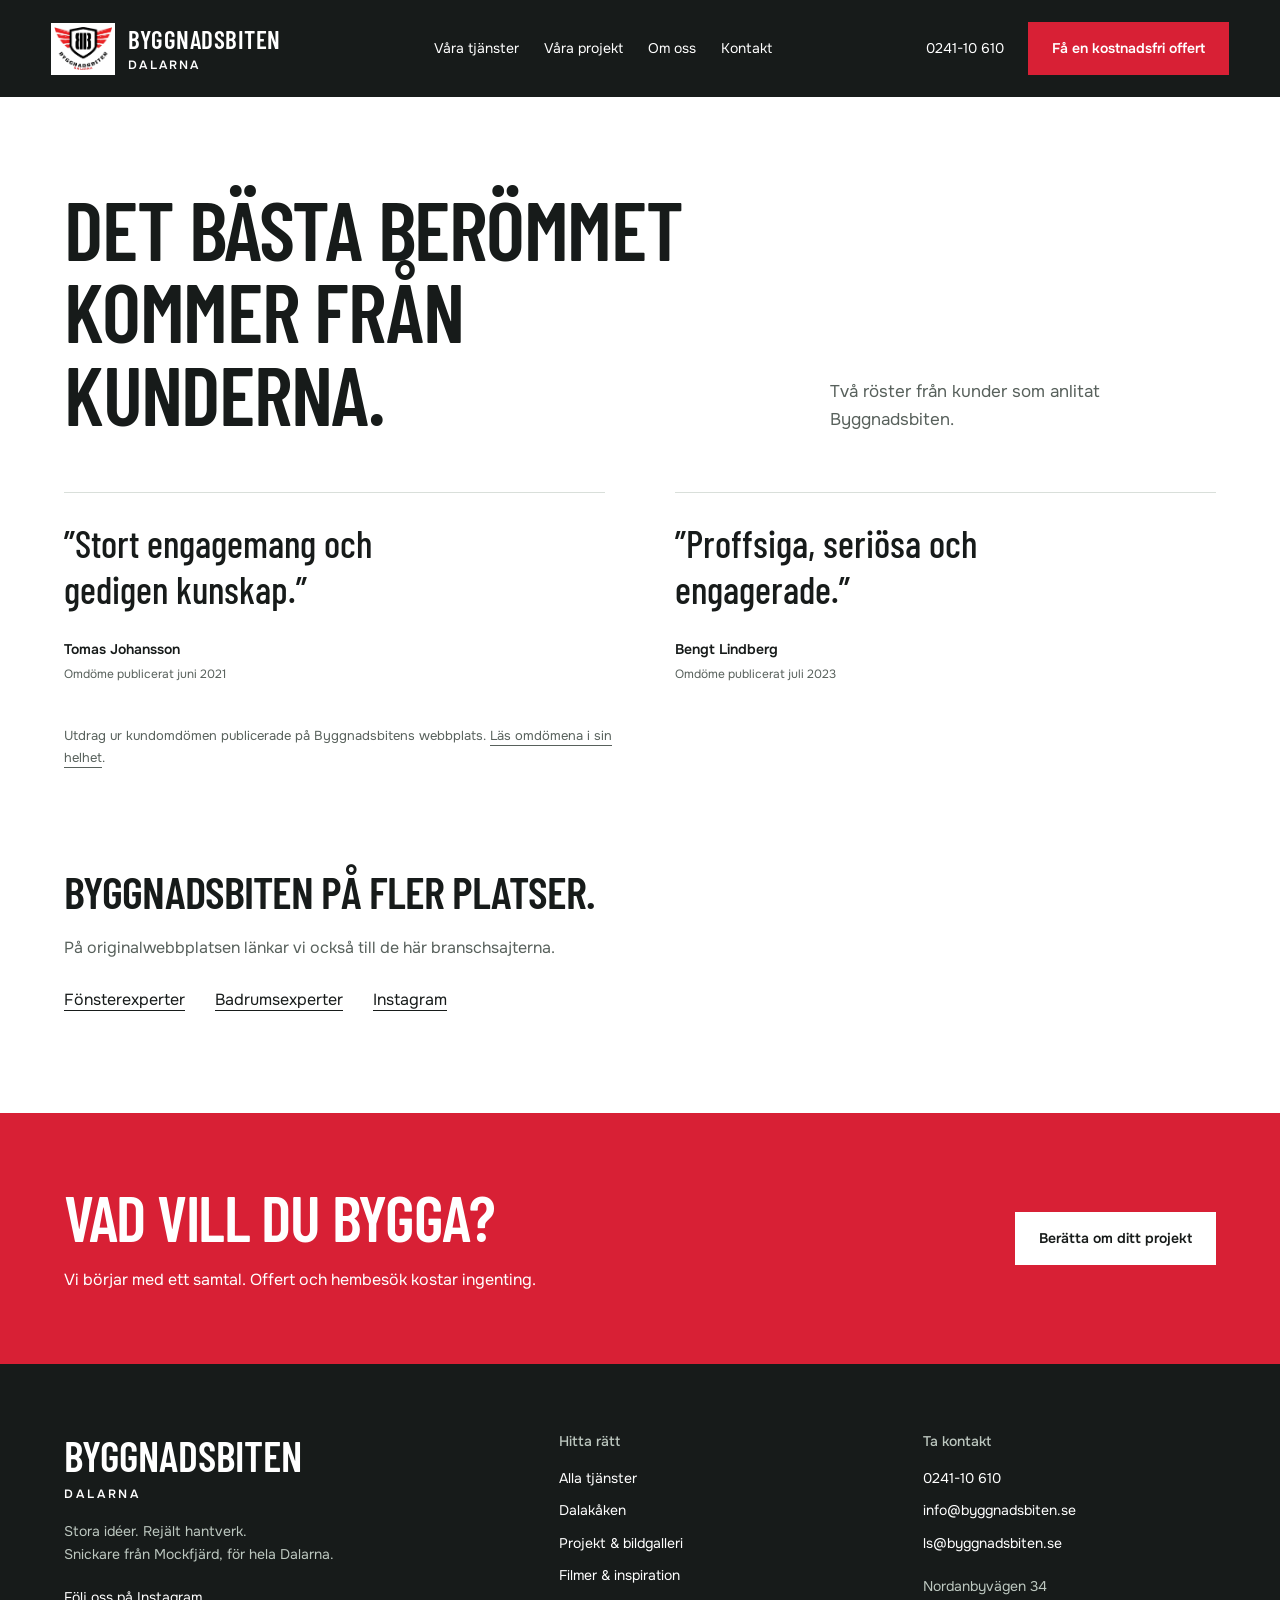
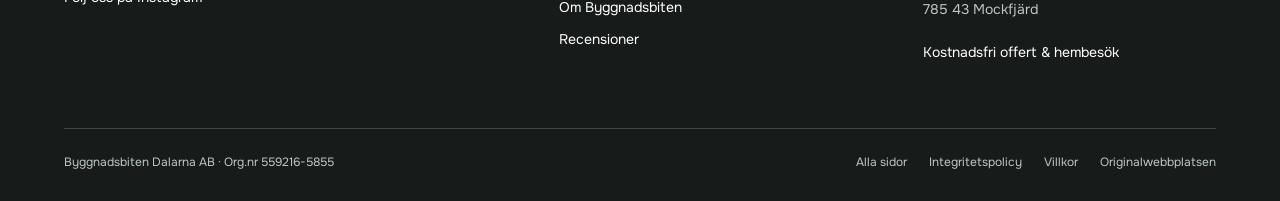
<file: recensioner.html>
<!doctype html><html lang="sv"><head><meta charset="utf-8"><meta name="viewport" content="width=device-width,initial-scale=1"><meta name="theme-color" content="#171b1a"><title>Kundernas ord | Byggnadsbiten Dalarna</title><meta name="description" content="Läs daterade kundomdömen om Byggnadsbiten Dalarna och hitta vidare till företagets recensioner."><link rel="icon" href="assets/logo.png"><link rel="stylesheet" href="fonts.css"><link rel="stylesheet" href="styles.css"><script defer src="app.js"></script></head><body class="subpage"><a class="skip-link" href="#main">Till innehållet</a><header class="site-header"><a class="brand" href="index.html" aria-label="Byggnadsbiten, startsida"><img src="assets/logo.png" alt="" width="500" height="377"><span>BYGGNADSBITEN<small>DALARNA</small></span></a><nav class="desktop-nav" aria-label="Huvudmeny"><a href="tjanster.html" >Våra tjänster</a><a href="projekt.html" >Våra projekt</a><a href="om-oss.html" >Om oss</a><a href="kontakt.html" >Kontakt</a></nav><div class="header-actions"><a class="header-phone" href="tel:+4624110610">0241-10 610</a><a class="button button-red header-quote" href="kontakt.html#offert">Få en kostnadsfri offert</a><button class="menu-toggle" type="button" aria-expanded="false" aria-controls="mobile-nav">Meny</button></div><nav id="mobile-nav" aria-label="Mobilmeny" hidden><a href="tjanster.html">Våra tjänster</a><a href="projekt.html">Våra projekt</a><a href="om-oss.html">Om oss</a><a href="kontakt.html">Kontakt</a><a href="inspiration.html">Filmer & inspiration</a><a href="recensioner.html">Kundernas ord</a><a href="tel:+4624110610">Ring 0241-10 610</a></nav></header><main id="main"><section class="page-heading wrap"><h1>DET BÄSTA BERÖMMET<br>KOMMER FRÅN KUNDERNA.</h1><p>Två röster från kunder som anlitat Byggnadsbiten.</p></section><section class="wrap compact-top"><div class="review-grid"><figure><blockquote>”Stort engagemang och gedigen kunskap.”</blockquote><figcaption>Tomas Johansson <span>Omdöme publicerat juni 2021</span></figcaption></figure><figure><blockquote>”Proffsiga, seriösa och engagerade.”</blockquote><figcaption>Bengt Lindberg <span>Omdöme publicerat juli 2023</span></figcaption></figure></div><p class="review-note">Utdrag ur kundomdömen publicerade på Byggnadsbitens webbplats. <a href="https://www.byggnadsbiten.se/recensioner" target="_blank" rel="noopener">Läs omdömena i sin helhet</a>.</p></section><section class="network-section wrap"><h2>BYGGNADSBITEN PÅ FLER PLATSER.</h2><p>På originalwebbplatsen länkar vi också till de här branschsajterna.</p><div><a href="https://www.fönsterexperter.se/" target="_blank" rel="noopener">Fönsterexperter</a><a href="https://www.badrumsexperter.se/" target="_blank" rel="noopener">Badrumsexperter</a><a href="https://www.instagram.com/byggnadsbiten_dalarna/" target="_blank" rel="noopener">Instagram</a></div></section><section class="contact-banner"><div><h2>VAD VILL DU BYGGA?</h2><p>Vi börjar med ett samtal. Offert och hembesök kostar ingenting.</p></div><a class="button button-light" href="kontakt.html#offert">Berätta om ditt projekt</a></section></main><footer class="site-footer"><div class="footer-top"><div><a class="footer-brand" href="index.html">BYGGNADSBITEN<span>DALARNA</span></a><p>Stora idéer. Rejält hantverk.<br>Snickare från Mockfjärd, för hela Dalarna.</p><a href="https://www.instagram.com/byggnadsbiten_dalarna/" target="_blank" rel="noopener">Följ oss på Instagram</a></div><div><h2>Hitta rätt</h2><a href="tjanster.html">Alla tjänster</a><a href="dalakaken.html">Dalakåken</a><a href="projekt.html">Projekt & bildgalleri</a><a href="inspiration.html">Filmer & inspiration</a><a href="om-oss.html">Om Byggnadsbiten</a><a href="recensioner.html">Recensioner</a></div><div><h2>Ta kontakt</h2><a href="tel:+4624110610">0241-10 610</a><a href="mailto:info@byggnadsbiten.se">info@byggnadsbiten.se</a><a href="mailto:ls@byggnadsbiten.se">ls@byggnadsbiten.se</a><p>Nordanbyvägen 34<br>785 43 Mockfjärd</p><a href="kontakt.html#offert">Kostnadsfri offert & hembesök</a></div></div><div class="footer-bottom"><span>Byggnadsbiten Dalarna AB · Org.nr 559216-5855</span><div><a href="sajtkarta.html">Alla sidor</a><a href="https://www.byggnadsbiten.se/legalt/integritetspolicy" target="_blank" rel="noopener">Integritetspolicy</a><a href="https://www.byggnadsbiten.se/legalt/villkor" target="_blank" rel="noopener">Villkor</a><a href="https://www.byggnadsbiten.se/" target="_blank" rel="noopener">Originalwebbplatsen</a></div></div></footer><dialog class="film-dialog" id="film-dialog" aria-labelledby="film-title"><div class="dialog-head"><h2 id="film-title">Byggnadsbitens film</h2><button type="button" data-close-dialog>Stäng film</button></div><div id="film-player"></div><p>Film från Byggnadsbiten via Vimeo. <a id="film-external" href="https://vimeo.com/850875029" target="_blank" rel="noopener">Öppna filmen på Vimeo</a></p></dialog><dialog class="gallery-dialog" id="gallery-dialog" aria-labelledby="gallery-caption"><div class="dialog-head"><span id="gallery-counter"></span><button type="button" id="gallery-close">Stäng bild</button></div><img id="gallery-full" src="assets/image-25222.jpg" alt=""><div class="gallery-bottom"><button id="gallery-prev" type="button">Föregående</button><p id="gallery-caption"></p><button id="gallery-next" type="button">Nästa bild</button></div></dialog></body></html>
</file>
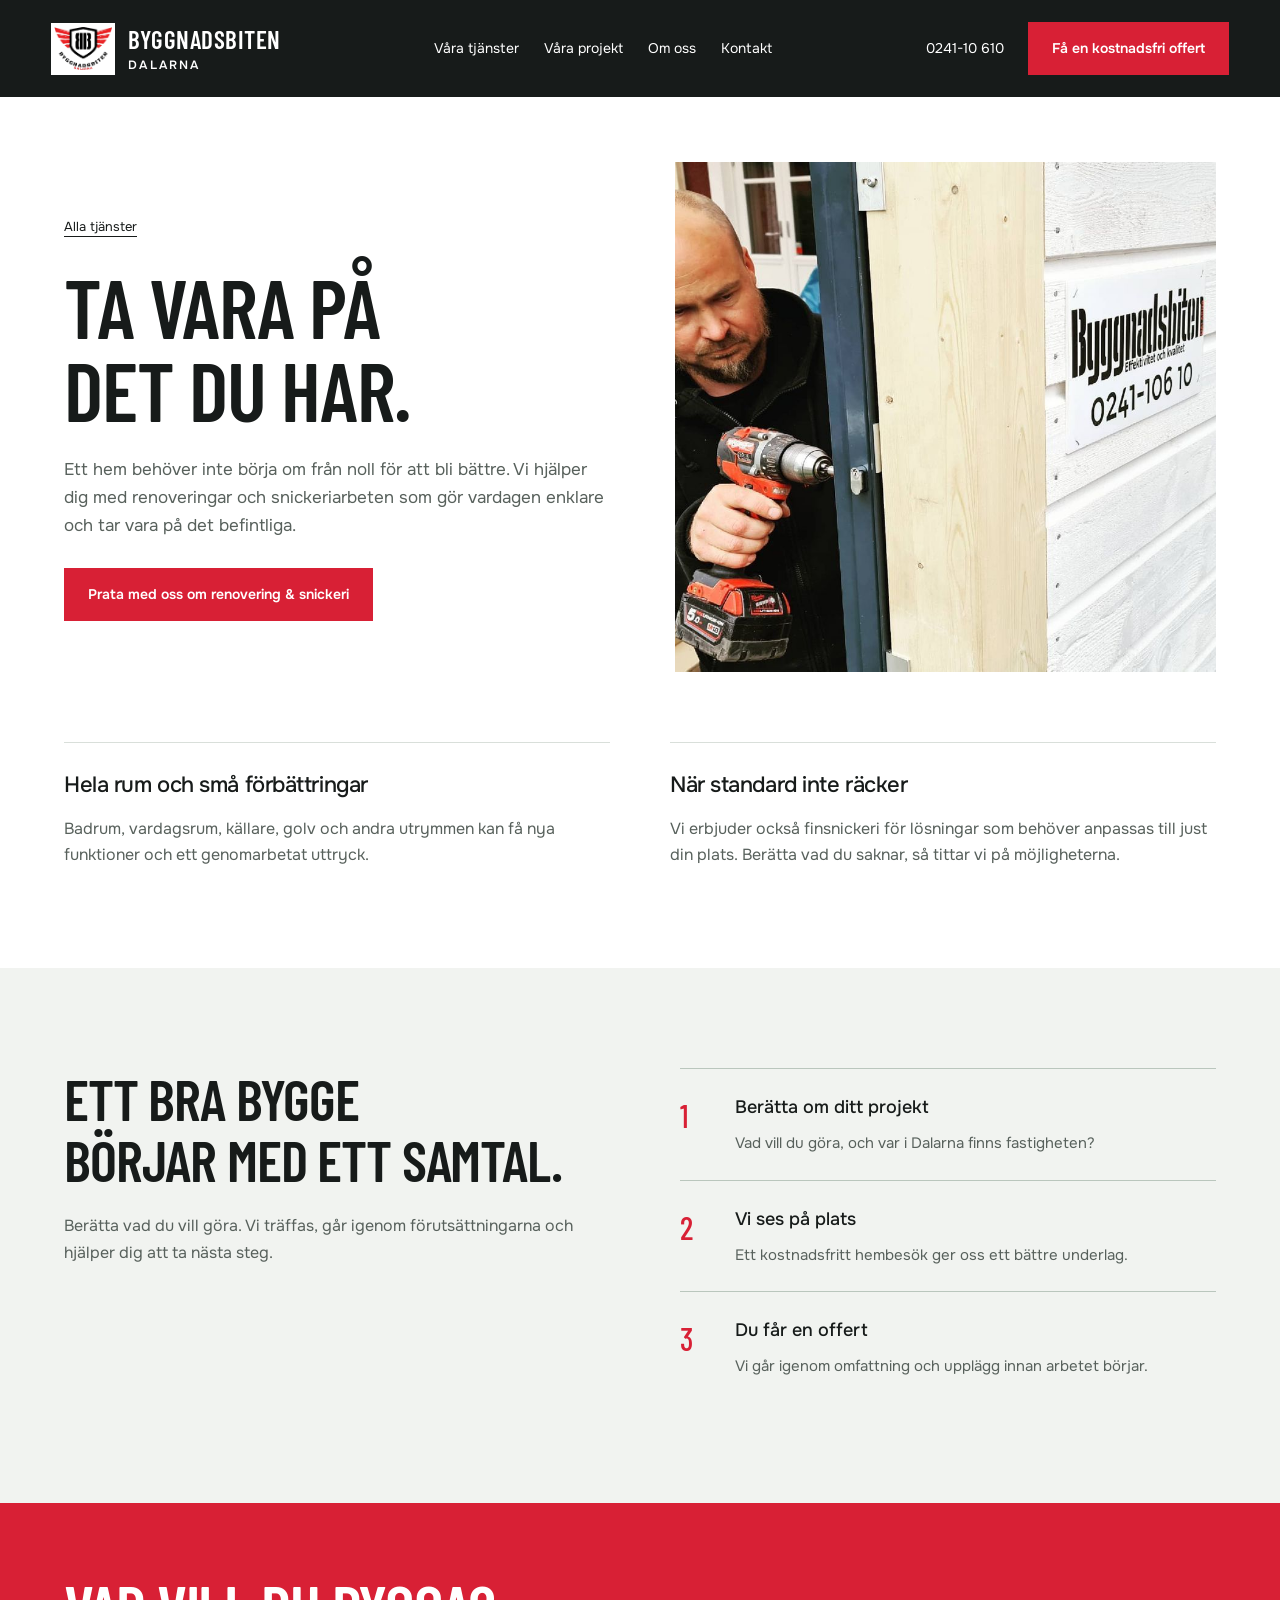
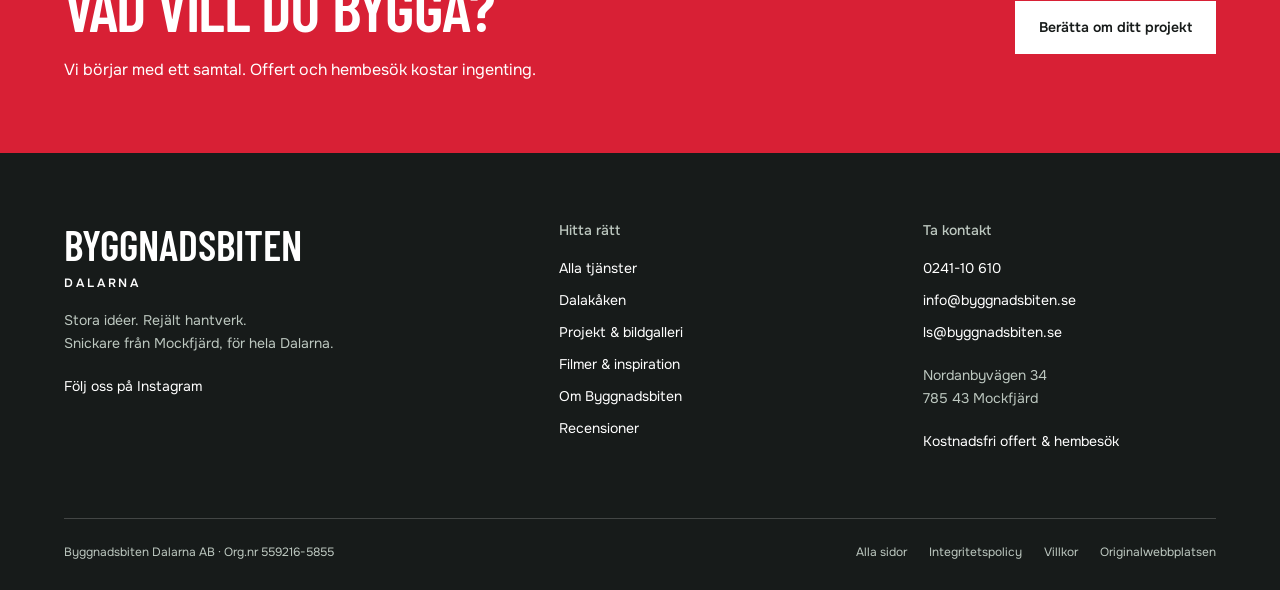
<file: renovering.html>
<!doctype html><html lang="sv"><head><meta charset="utf-8"><meta name="viewport" content="width=device-width,initial-scale=1"><meta name="theme-color" content="#171b1a"><title>Renovering &amp; snickeri | Byggnadsbiten Dalarna</title><meta name="description" content="Badrum, golv, rum och finsnickeri. De stora förändringarna och de små detaljerna. Byggnadsbiten Dalarna erbjuder kostnadsfri offert och hembesök."><link rel="icon" href="assets/logo.png"><link rel="stylesheet" href="fonts.css"><link rel="stylesheet" href="styles.css"><script defer src="app.js"></script></head><body class="subpage"><a class="skip-link" href="#main">Till innehållet</a><header class="site-header"><a class="brand" href="index.html" aria-label="Byggnadsbiten, startsida"><img src="assets/logo.png" alt="" width="500" height="377"><span>BYGGNADSBITEN<small>DALARNA</small></span></a><nav class="desktop-nav" aria-label="Huvudmeny"><a href="tjanster.html" >Våra tjänster</a><a href="projekt.html" >Våra projekt</a><a href="om-oss.html" >Om oss</a><a href="kontakt.html" >Kontakt</a></nav><div class="header-actions"><a class="header-phone" href="tel:+4624110610">0241-10 610</a><a class="button button-red header-quote" href="kontakt.html#offert">Få en kostnadsfri offert</a><button class="menu-toggle" type="button" aria-expanded="false" aria-controls="mobile-nav">Meny</button></div><nav id="mobile-nav" aria-label="Mobilmeny" hidden><a href="tjanster.html">Våra tjänster</a><a href="projekt.html">Våra projekt</a><a href="om-oss.html">Om oss</a><a href="kontakt.html">Kontakt</a><a href="inspiration.html">Filmer & inspiration</a><a href="recensioner.html">Kundernas ord</a><a href="tel:+4624110610">Ring 0241-10 610</a></nav></header><main id="main"><section class="service-hero wrap"><div><a class="back-link" href="tjanster.html">Alla tjänster</a><h1>TA VARA PÅ<br>DET DU HAR.</h1><p>Ett hem behöver inte börja om från noll för att bli bättre. Vi hjälper dig med renoveringar och snickeriarbeten som gör vardagen enklare och tar vara på det befintliga.</p><a class="button button-red" href="kontakt.html?projekt=renovering#offert">Prata med oss om renovering & snickeri</a></div><img src="assets/image-10699.jpg" alt="Renovering &amp; snickeri" fetchpriority="high"></section><section class="service-details wrap"><article><h2>Hela rum och små förbättringar</h2><p>Badrum, vardagsrum, källare, golv och andra utrymmen kan få nya funktioner och ett genomarbetat uttryck.</p></article><article><h2>När standard inte räcker</h2><p>Vi erbjuder också finsnickeri för lösningar som behöver anpassas till just din plats. Berätta vad du saknar, så tittar vi på möjligheterna.</p></article></section><section class="process wrap"><div><h2>ETT BRA BYGGE<br>BÖRJAR MED ETT SAMTAL.</h2><p>Berätta vad du vill göra. Vi träffas, går igenom förutsättningarna och hjälper dig att ta nästa steg.</p></div><ol><li><strong>Berätta om ditt projekt</strong><span>Vad vill du göra, och var i Dalarna finns fastigheten?</span></li><li><strong>Vi ses på plats</strong><span>Ett kostnadsfritt hembesök ger oss ett bättre underlag.</span></li><li><strong>Du får en offert</strong><span>Vi går igenom omfattning och upplägg innan arbetet börjar.</span></li></ol></section><section class="contact-banner"><div><h2>VAD VILL DU BYGGA?</h2><p>Vi börjar med ett samtal. Offert och hembesök kostar ingenting.</p></div><a class="button button-light" href="kontakt.html#offert">Berätta om ditt projekt</a></section></main><footer class="site-footer"><div class="footer-top"><div><a class="footer-brand" href="index.html">BYGGNADSBITEN<span>DALARNA</span></a><p>Stora idéer. Rejält hantverk.<br>Snickare från Mockfjärd, för hela Dalarna.</p><a href="https://www.instagram.com/byggnadsbiten_dalarna/" target="_blank" rel="noopener">Följ oss på Instagram</a></div><div><h2>Hitta rätt</h2><a href="tjanster.html">Alla tjänster</a><a href="dalakaken.html">Dalakåken</a><a href="projekt.html">Projekt & bildgalleri</a><a href="inspiration.html">Filmer & inspiration</a><a href="om-oss.html">Om Byggnadsbiten</a><a href="recensioner.html">Recensioner</a></div><div><h2>Ta kontakt</h2><a href="tel:+4624110610">0241-10 610</a><a href="mailto:info@byggnadsbiten.se">info@byggnadsbiten.se</a><a href="mailto:ls@byggnadsbiten.se">ls@byggnadsbiten.se</a><p>Nordanbyvägen 34<br>785 43 Mockfjärd</p><a href="kontakt.html#offert">Kostnadsfri offert & hembesök</a></div></div><div class="footer-bottom"><span>Byggnadsbiten Dalarna AB · Org.nr 559216-5855</span><div><a href="sajtkarta.html">Alla sidor</a><a href="https://www.byggnadsbiten.se/legalt/integritetspolicy" target="_blank" rel="noopener">Integritetspolicy</a><a href="https://www.byggnadsbiten.se/legalt/villkor" target="_blank" rel="noopener">Villkor</a><a href="https://www.byggnadsbiten.se/" target="_blank" rel="noopener">Originalwebbplatsen</a></div></div></footer><dialog class="film-dialog" id="film-dialog" aria-labelledby="film-title"><div class="dialog-head"><h2 id="film-title">Byggnadsbitens film</h2><button type="button" data-close-dialog>Stäng film</button></div><div id="film-player"></div><p>Film från Byggnadsbiten via Vimeo. <a id="film-external" href="https://vimeo.com/850875029" target="_blank" rel="noopener">Öppna filmen på Vimeo</a></p></dialog><dialog class="gallery-dialog" id="gallery-dialog" aria-labelledby="gallery-caption"><div class="dialog-head"><span id="gallery-counter"></span><button type="button" id="gallery-close">Stäng bild</button></div><img id="gallery-full" src="assets/image-25222.jpg" alt=""><div class="gallery-bottom"><button id="gallery-prev" type="button">Föregående</button><p id="gallery-caption"></p><button id="gallery-next" type="button">Nästa bild</button></div></dialog></body></html>
</file>
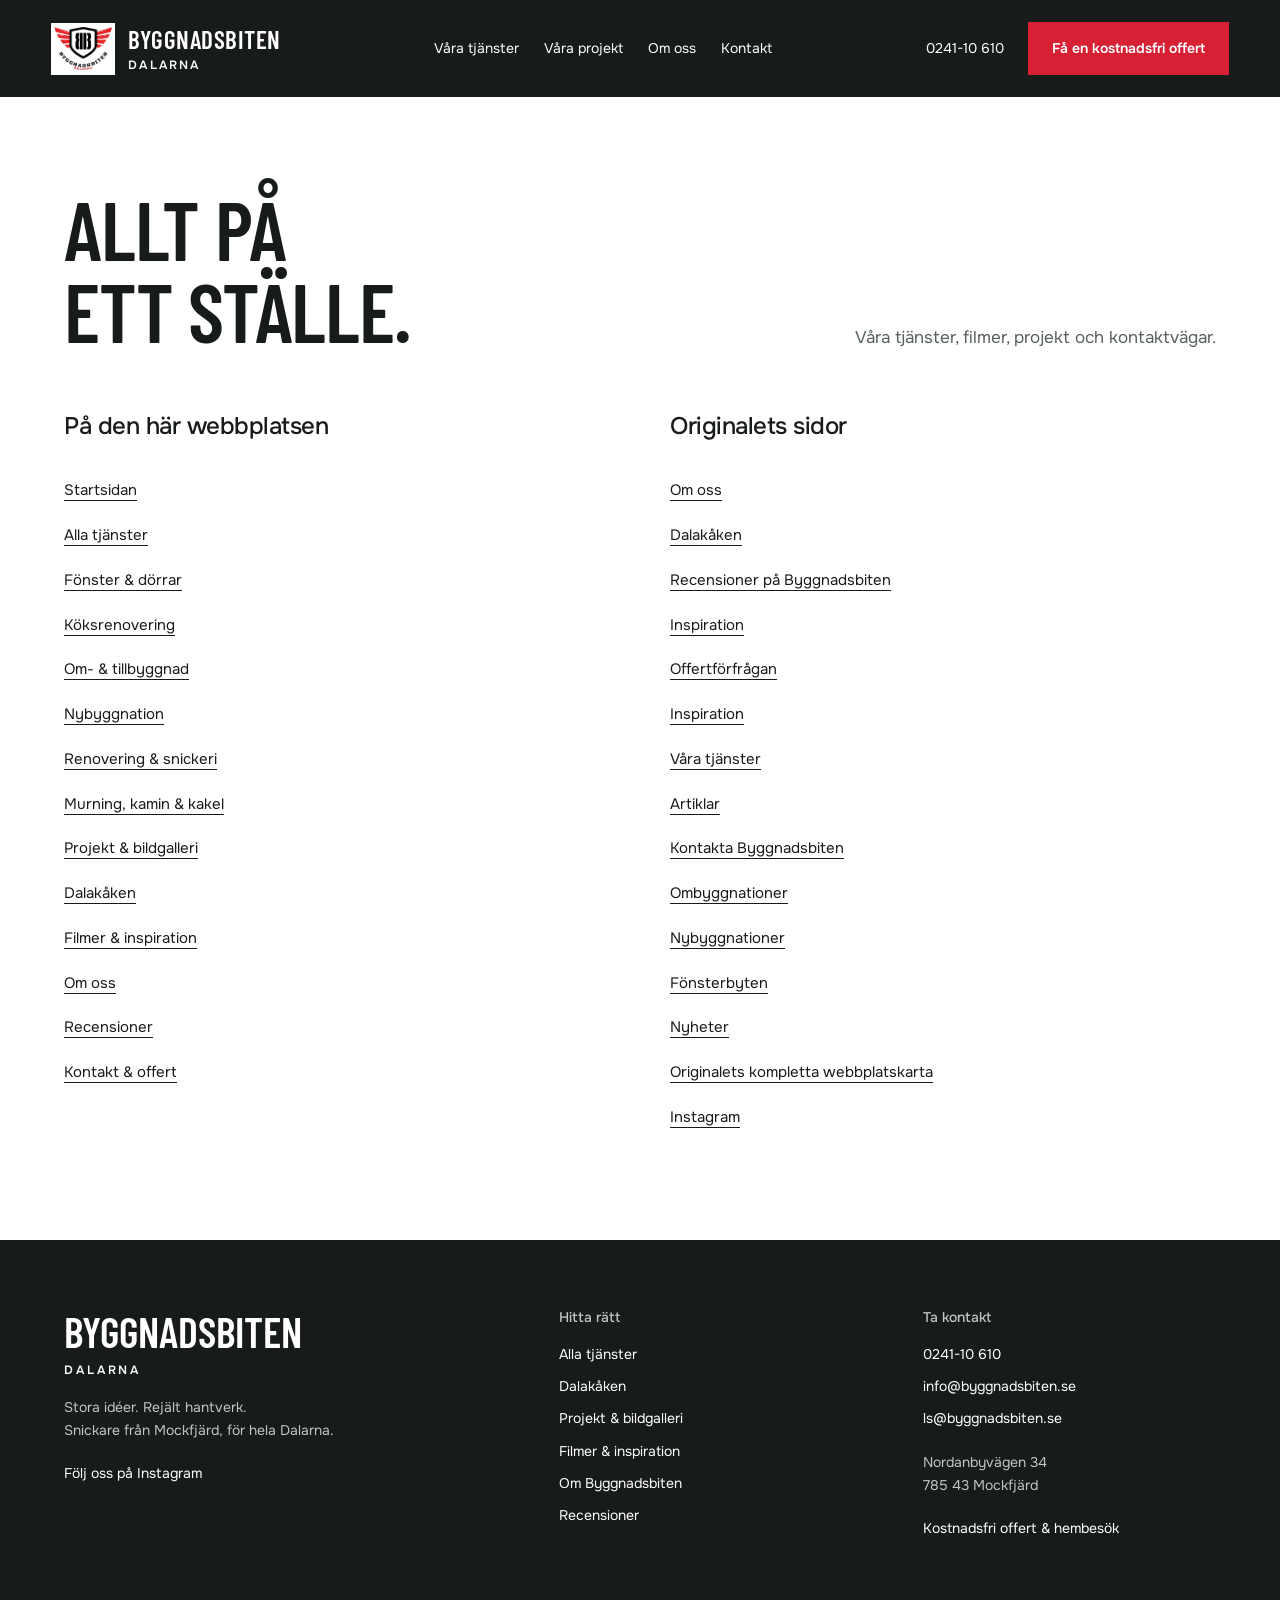
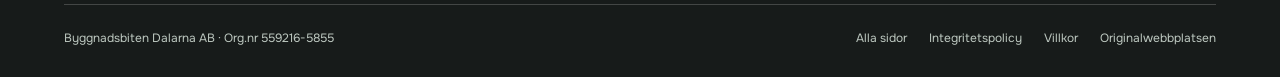
<file: sajtkarta.html>
<!doctype html><html lang="sv"><head><meta charset="utf-8"><meta name="viewport" content="width=device-width,initial-scale=1"><meta name="theme-color" content="#171b1a"><title>Alla sidor &amp; länkar | Byggnadsbiten Dalarna</title><meta name="description" content="Hitta alla sidor på Byggnadsbitens nya webbplats och länkar till originalets innehåll och externa sidor."><link rel="icon" href="assets/logo.png"><link rel="stylesheet" href="fonts.css"><link rel="stylesheet" href="styles.css"><script defer src="app.js"></script></head><body class="subpage"><a class="skip-link" href="#main">Till innehållet</a><header class="site-header"><a class="brand" href="index.html" aria-label="Byggnadsbiten, startsida"><img src="assets/logo.png" alt="" width="500" height="377"><span>BYGGNADSBITEN<small>DALARNA</small></span></a><nav class="desktop-nav" aria-label="Huvudmeny"><a href="tjanster.html" >Våra tjänster</a><a href="projekt.html" >Våra projekt</a><a href="om-oss.html" >Om oss</a><a href="kontakt.html" >Kontakt</a></nav><div class="header-actions"><a class="header-phone" href="tel:+4624110610">0241-10 610</a><a class="button button-red header-quote" href="kontakt.html#offert">Få en kostnadsfri offert</a><button class="menu-toggle" type="button" aria-expanded="false" aria-controls="mobile-nav">Meny</button></div><nav id="mobile-nav" aria-label="Mobilmeny" hidden><a href="tjanster.html">Våra tjänster</a><a href="projekt.html">Våra projekt</a><a href="om-oss.html">Om oss</a><a href="kontakt.html">Kontakt</a><a href="inspiration.html">Filmer & inspiration</a><a href="recensioner.html">Kundernas ord</a><a href="tel:+4624110610">Ring 0241-10 610</a></nav></header><main id="main"><section class="page-heading wrap"><h1>ALLT PÅ<br>ETT STÄLLE.</h1><p>Våra tjänster, filmer, projekt och kontaktvägar.</p></section><section class="site-map wrap compact-top"><div><h2>På den här webbplatsen</h2><a href="index.html">Startsidan</a><a href="tjanster.html">Alla tjänster</a><a href="fonsterbyten.html">Fönster & dörrar</a><a href="koksrenovering.html">Köksrenovering</a><a href="om-tillbyggnad.html">Om- & tillbyggnad</a><a href="nybyggnation.html">Nybyggnation</a><a href="renovering.html">Renovering & snickeri</a><a href="murning.html">Murning, kamin & kakel</a><a href="projekt.html">Projekt & bildgalleri</a><a href="dalakaken.html">Dalakåken</a><a href="inspiration.html">Filmer & inspiration</a><a href="om-oss.html">Om oss</a><a href="recensioner.html">Recensioner</a><a href="kontakt.html">Kontakt & offert</a></div><div><h2>Originalets sidor</h2><a href="https://www.byggnadsbiten.se/sida/om-oss" target="_blank" rel="noopener">Om oss</a><a href="https://www.byggnadsbiten.se/sida/dalakaken" target="_blank" rel="noopener">Dalakåken</a><a href="https://www.byggnadsbiten.se/sida/recensioner" target="_blank" rel="noopener">Recensioner på Byggnadsbiten</a><a href="https://www.byggnadsbiten.se/bilder" target="_blank" rel="noopener">Inspiration</a><a href="https://www.byggnadsbiten.se/offertförfrågan" target="_blank" rel="noopener">Offertförfrågan</a><a href="https://www.byggnadsbiten.se/sida/inspiration" target="_blank" rel="noopener">Inspiration</a><a href="https://www.byggnadsbiten.se/sida/tjänster" target="_blank" rel="noopener">Våra tjänster</a><a href="https://www.byggnadsbiten.se/våra-artiklar" target="_blank" rel="noopener">Artiklar</a><a href="https://www.byggnadsbiten.se/sida/kontakta-oss" target="_blank" rel="noopener">Kontakta Byggnadsbiten</a><a href="https://www.byggnadsbiten.se/sida/ombyggnationer" target="_blank" rel="noopener">Ombyggnationer</a><a href="https://www.byggnadsbiten.se/sida/nybyggnationer" target="_blank" rel="noopener">Nybyggnationer</a><a href="https://www.byggnadsbiten.se/sida/fönsterbyten" target="_blank" rel="noopener">Fönsterbyten</a><a href="https://www.byggnadsbiten.se/nyheter" target="_blank" rel="noopener">Nyheter</a><a href="https://www.byggnadsbiten.se/sidor" target="_blank" rel="noopener">Originalets kompletta webbplatskarta</a><a href="https://www.instagram.com/byggnadsbiten_dalarna/" target="_blank" rel="noopener">Instagram</a></div></section></main><footer class="site-footer"><div class="footer-top"><div><a class="footer-brand" href="index.html">BYGGNADSBITEN<span>DALARNA</span></a><p>Stora idéer. Rejält hantverk.<br>Snickare från Mockfjärd, för hela Dalarna.</p><a href="https://www.instagram.com/byggnadsbiten_dalarna/" target="_blank" rel="noopener">Följ oss på Instagram</a></div><div><h2>Hitta rätt</h2><a href="tjanster.html">Alla tjänster</a><a href="dalakaken.html">Dalakåken</a><a href="projekt.html">Projekt & bildgalleri</a><a href="inspiration.html">Filmer & inspiration</a><a href="om-oss.html">Om Byggnadsbiten</a><a href="recensioner.html">Recensioner</a></div><div><h2>Ta kontakt</h2><a href="tel:+4624110610">0241-10 610</a><a href="mailto:info@byggnadsbiten.se">info@byggnadsbiten.se</a><a href="mailto:ls@byggnadsbiten.se">ls@byggnadsbiten.se</a><p>Nordanbyvägen 34<br>785 43 Mockfjärd</p><a href="kontakt.html#offert">Kostnadsfri offert & hembesök</a></div></div><div class="footer-bottom"><span>Byggnadsbiten Dalarna AB · Org.nr 559216-5855</span><div><a href="sajtkarta.html">Alla sidor</a><a href="https://www.byggnadsbiten.se/legalt/integritetspolicy" target="_blank" rel="noopener">Integritetspolicy</a><a href="https://www.byggnadsbiten.se/legalt/villkor" target="_blank" rel="noopener">Villkor</a><a href="https://www.byggnadsbiten.se/" target="_blank" rel="noopener">Originalwebbplatsen</a></div></div></footer><dialog class="film-dialog" id="film-dialog" aria-labelledby="film-title"><div class="dialog-head"><h2 id="film-title">Byggnadsbitens film</h2><button type="button" data-close-dialog>Stäng film</button></div><div id="film-player"></div><p>Film från Byggnadsbiten via Vimeo. <a id="film-external" href="https://vimeo.com/850875029" target="_blank" rel="noopener">Öppna filmen på Vimeo</a></p></dialog><dialog class="gallery-dialog" id="gallery-dialog" aria-labelledby="gallery-caption"><div class="dialog-head"><span id="gallery-counter"></span><button type="button" id="gallery-close">Stäng bild</button></div><img id="gallery-full" src="assets/image-25222.jpg" alt=""><div class="gallery-bottom"><button id="gallery-prev" type="button">Föregående</button><p id="gallery-caption"></p><button id="gallery-next" type="button">Nästa bild</button></div></dialog></body></html>
</file>
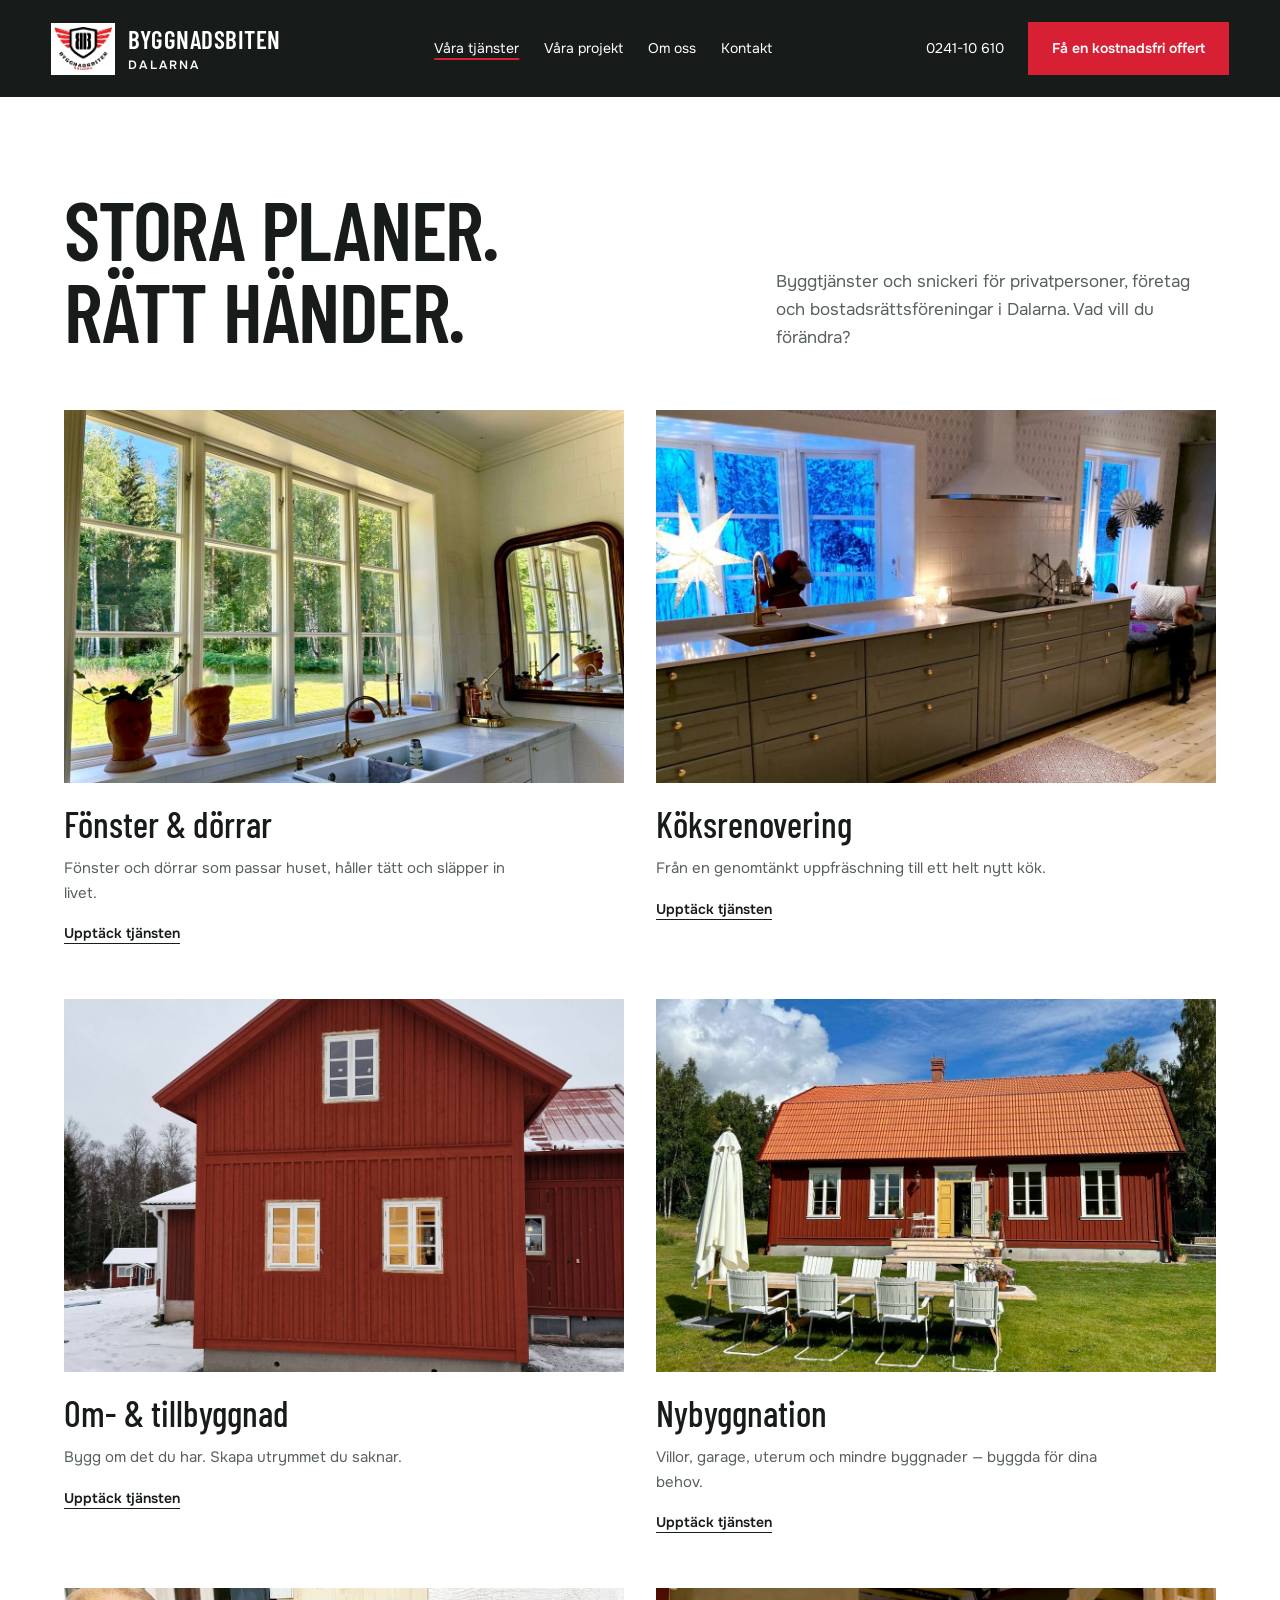
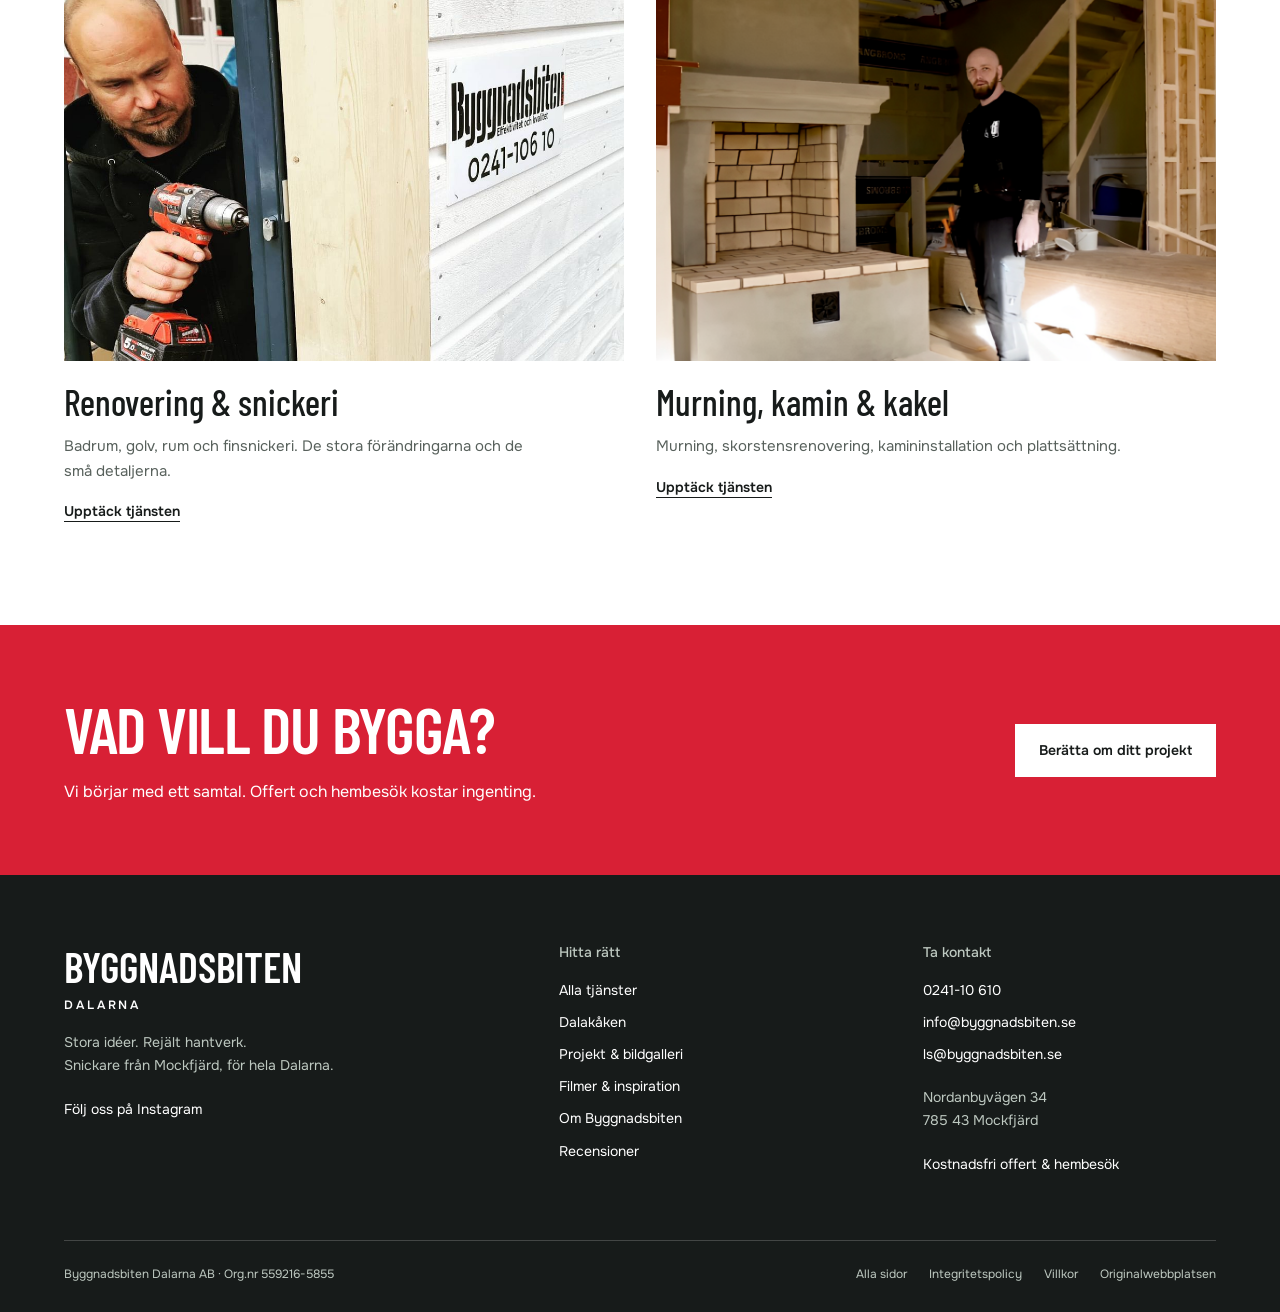
<file: tjanster.html>
<!doctype html><html lang="sv"><head><meta charset="utf-8"><meta name="viewport" content="width=device-width,initial-scale=1"><meta name="theme-color" content="#171b1a"><title>Våra tjänster | Byggnadsbiten Dalarna</title><meta name="description" content="Fönster, kök, ombyggnad, nybyggnation, renovering, murning och plattsättning i Dalarna. Hitta rätt hjälp för ditt projekt."><link rel="icon" href="assets/logo.png"><link rel="stylesheet" href="fonts.css"><link rel="stylesheet" href="styles.css"><script defer src="app.js"></script></head><body class="subpage"><a class="skip-link" href="#main">Till innehållet</a><header class="site-header"><a class="brand" href="index.html" aria-label="Byggnadsbiten, startsida"><img src="assets/logo.png" alt="" width="500" height="377"><span>BYGGNADSBITEN<small>DALARNA</small></span></a><nav class="desktop-nav" aria-label="Huvudmeny"><a href="tjanster.html" aria-current="page">Våra tjänster</a><a href="projekt.html" >Våra projekt</a><a href="om-oss.html" >Om oss</a><a href="kontakt.html" >Kontakt</a></nav><div class="header-actions"><a class="header-phone" href="tel:+4624110610">0241-10 610</a><a class="button button-red header-quote" href="kontakt.html#offert">Få en kostnadsfri offert</a><button class="menu-toggle" type="button" aria-expanded="false" aria-controls="mobile-nav">Meny</button></div><nav id="mobile-nav" aria-label="Mobilmeny" hidden><a href="tjanster.html">Våra tjänster</a><a href="projekt.html">Våra projekt</a><a href="om-oss.html">Om oss</a><a href="kontakt.html">Kontakt</a><a href="inspiration.html">Filmer & inspiration</a><a href="recensioner.html">Kundernas ord</a><a href="tel:+4624110610">Ring 0241-10 610</a></nav></header><main id="main"><section class="page-heading wrap"><h1>STORA PLANER.<br>RÄTT HÄNDER.</h1><p>Byggtjänster och snickeri för privatpersoner, företag och bostadsrättsföreningar i Dalarna. Vad vill du förändra?</p></section><section class="wrap compact-top"><div class="service-cards"><a class="service-card" href="fonsterbyten.html"><img src="assets/image-25227.jpg" alt="Fönster &amp; dörrar" loading="lazy" width="1200" height="900"><div><h3>Fönster & dörrar</h3><p>Fönster och dörrar som passar huset, håller tätt och släpper in livet.</p><span>Upptäck tjänsten</span></div></a><a class="service-card" href="koksrenovering.html"><img src="assets/image-12117.jpg" alt="Köksrenovering" loading="lazy" width="1200" height="900"><div><h3>Köksrenovering</h3><p>Från en genomtänkt uppfräschning till ett helt nytt kök.</p><span>Upptäck tjänsten</span></div></a><a class="service-card" href="om-tillbyggnad.html"><img src="assets/image-25239.png" alt="Om- &amp; tillbyggnad" loading="lazy" width="1200" height="900"><div><h3>Om- & tillbyggnad</h3><p>Bygg om det du har. Skapa utrymmet du saknar.</p><span>Upptäck tjänsten</span></div></a><a class="service-card" href="nybyggnation.html"><img src="assets/image-25222.jpg" alt="Nybyggnation" loading="lazy" width="1200" height="900"><div><h3>Nybyggnation</h3><p>Villor, garage, uterum och mindre byggnader — byggda för dina behov.</p><span>Upptäck tjänsten</span></div></a><a class="service-card" href="renovering.html"><img src="assets/image-10699.jpg" alt="Renovering &amp; snickeri" loading="lazy" width="1200" height="900"><div><h3>Renovering & snickeri</h3><p>Badrum, golv, rum och finsnickeri. De stora förändringarna och de små detaljerna.</p><span>Upptäck tjänsten</span></div></a><a class="service-card" href="murning.html"><img src="assets/image-31177.png" alt="Murning, kamin &amp; kakel" loading="lazy" width="1200" height="900"><div><h3>Murning, kamin & kakel</h3><p>Murning, skorstensrenovering, kamininstallation och plattsättning.</p><span>Upptäck tjänsten</span></div></a></div></section><section class="contact-banner"><div><h2>VAD VILL DU BYGGA?</h2><p>Vi börjar med ett samtal. Offert och hembesök kostar ingenting.</p></div><a class="button button-light" href="kontakt.html#offert">Berätta om ditt projekt</a></section></main><footer class="site-footer"><div class="footer-top"><div><a class="footer-brand" href="index.html">BYGGNADSBITEN<span>DALARNA</span></a><p>Stora idéer. Rejält hantverk.<br>Snickare från Mockfjärd, för hela Dalarna.</p><a href="https://www.instagram.com/byggnadsbiten_dalarna/" target="_blank" rel="noopener">Följ oss på Instagram</a></div><div><h2>Hitta rätt</h2><a href="tjanster.html">Alla tjänster</a><a href="dalakaken.html">Dalakåken</a><a href="projekt.html">Projekt & bildgalleri</a><a href="inspiration.html">Filmer & inspiration</a><a href="om-oss.html">Om Byggnadsbiten</a><a href="recensioner.html">Recensioner</a></div><div><h2>Ta kontakt</h2><a href="tel:+4624110610">0241-10 610</a><a href="mailto:info@byggnadsbiten.se">info@byggnadsbiten.se</a><a href="mailto:ls@byggnadsbiten.se">ls@byggnadsbiten.se</a><p>Nordanbyvägen 34<br>785 43 Mockfjärd</p><a href="kontakt.html#offert">Kostnadsfri offert & hembesök</a></div></div><div class="footer-bottom"><span>Byggnadsbiten Dalarna AB · Org.nr 559216-5855</span><div><a href="sajtkarta.html">Alla sidor</a><a href="https://www.byggnadsbiten.se/legalt/integritetspolicy" target="_blank" rel="noopener">Integritetspolicy</a><a href="https://www.byggnadsbiten.se/legalt/villkor" target="_blank" rel="noopener">Villkor</a><a href="https://www.byggnadsbiten.se/" target="_blank" rel="noopener">Originalwebbplatsen</a></div></div></footer><dialog class="film-dialog" id="film-dialog" aria-labelledby="film-title"><div class="dialog-head"><h2 id="film-title">Byggnadsbitens film</h2><button type="button" data-close-dialog>Stäng film</button></div><div id="film-player"></div><p>Film från Byggnadsbiten via Vimeo. <a id="film-external" href="https://vimeo.com/850875029" target="_blank" rel="noopener">Öppna filmen på Vimeo</a></p></dialog><dialog class="gallery-dialog" id="gallery-dialog" aria-labelledby="gallery-caption"><div class="dialog-head"><span id="gallery-counter"></span><button type="button" id="gallery-close">Stäng bild</button></div><img id="gallery-full" src="assets/image-25222.jpg" alt=""><div class="gallery-bottom"><button id="gallery-prev" type="button">Föregående</button><p id="gallery-caption"></p><button id="gallery-next" type="button">Nästa bild</button></div></dialog></body></html>
</file>
<file: fonts.css>
@font-face {
  font-family: 'Barlow Condensed';
  font-style: normal;
  font-weight: 500;
  font-display: swap;
  src: url(assets/font-0.ttf) format('truetype');
}
@font-face {
  font-family: 'Barlow Condensed';
  font-style: normal;
  font-weight: 600;
  font-display: swap;
  src: url(assets/font-1.ttf) format('truetype');
}
@font-face {
  font-family: 'Barlow Condensed';
  font-style: normal;
  font-weight: 700;
  font-display: swap;
  src: url(assets/font-2.ttf) format('truetype');
}
@font-face {
  font-family: 'Onest';
  font-style: normal;
  font-weight: 400;
  font-display: swap;
  src: url(assets/font-3.ttf) format('truetype');
}
@font-face {
  font-family: 'Onest';
  font-style: normal;
  font-weight: 500;
  font-display: swap;
  src: url(assets/font-4.ttf) format('truetype');
}
@font-face {
  font-family: 'Onest';
  font-style: normal;
  font-weight: 600;
  font-display: swap;
  src: url(assets/font-5.ttf) format('truetype');
}
@font-face {
  font-family: 'Onest';
  font-style: normal;
  font-weight: 700;
  font-display: swap;
  src: url(assets/font-6.ttf) format('truetype');
}
</file>
<file: styles.css>
:root{--red:#d82035;--red-dark:#b51227;--ink:#171b1a;--paper:#f1f3f0;--white:#fff;--muted:#58615c;--line:#d9dfda;--display:'Barlow Condensed',Arial,sans-serif;--body:'Onest',Arial,sans-serif;--ease:cubic-bezier(.16,1,.3,1)}*{box-sizing:border-box}html{scroll-behavior:smooth;scroll-padding-top:100px;scrollbar-color:var(--red) var(--ink)}body{margin:0;background:var(--white);color:var(--ink);font-family:var(--body);font-size:16px;line-height:1.65}body:has(dialog[open]){overflow:hidden}::selection{background:var(--red);color:white}a{color:inherit;text-underline-offset:5px}button,input,textarea,select{font:inherit}button,a{touch-action:manipulation}button{cursor:pointer}button:disabled{cursor:default;opacity:.6}button{color:inherit}img{display:block;max-width:100%;height:auto}h1,h2,h3,p,figure{margin:0}h1,h2,h3{line-height:1.05;text-wrap:balance}h1,h2{font-family:var(--display);font-weight:600;letter-spacing:-.02em}h2{font-size:clamp(46px,4.5vw,72px)}p{max-width:65ch}button:focus-visible,a:focus-visible,input:focus-visible,select:focus-visible,textarea:focus-visible{outline:3px solid var(--red);outline-offset:5px}[hidden]{display:none!important}.skip-link{position:fixed;top:-100px;left:16px;z-index:100;background:white;padding:15px;color:var(--ink)}.skip-link:focus{top:10px}.site-header{position:absolute;top:0;left:0;width:100%;display:flex;justify-content:space-between;align-items:center;gap:24px;z-index:20;padding:22px clamp(24px,4vw,72px);color:white;border-bottom:1px solid #ffffff30}.brand{display:flex;gap:13px;align-items:center;text-decoration:none;flex-shrink:0}.brand img{width:64px;height:52px;object-fit:contain;background:white;padding:3px}.brand>span{font-family:var(--display);font-size:25px;font-weight:600;letter-spacing:.02em;line-height:1}.brand small{display:block;font-family:var(--body);font-size:10px;letter-spacing:.24em;margin-top:7px}.desktop-nav{display:flex;gap:25px;font-size:14px}.desktop-nav a{text-decoration:none;padding:10px 0}.desktop-nav a:hover{text-decoration:underline}.header-actions{display:flex;align-items:center;gap:24px}.header-phone{font-size:14px;white-space:nowrap;text-decoration:none}.button{display:inline-flex;align-items:center;justify-content:center;min-height:53px;padding:15px 23px;text-align:center;font-size:14px;font-weight:600;text-decoration:none;border:1px solid transparent;line-height:1.5;transition:background .2s,color .2s,border-color .2s}.button-red{color:white;background:var(--red)}.button-red:hover{background:var(--red-dark)}.button-glass{background:#171b1a25;color:white;border-color:#ffffff80}.button-glass:hover{background:#ffffff22}.button-light{background:white;color:var(--ink)}.button-light:hover{background:var(--paper)}.button-dark{background:var(--ink);color:white}.button-dark:hover{background:#343c38}.button-outline{background:transparent;border-color:var(--line)}.button-outline:hover{border-color:var(--ink)}.menu-toggle{display:none;background:none;border:1px solid #ffffff70;min-height:44px;padding:8px 13px;font-size:14px;color:white}#mobile-nav{position:absolute;top:100%;left:0;right:0;background:var(--ink);padding:18px 24px 28px}#mobile-nav a{display:block;text-decoration:none;padding:13px 0;font-family:var(--display);font-size:30px}.hero{position:relative;isolation:isolate;height:100svh;min-height:740px;max-height:1120px;overflow:hidden;background:#25352d;color:white}.hero-poster,.hero-film,.hero-shade{position:absolute;inset:0;width:100%;height:100%;object-fit:cover}.hero-poster{object-position:55% 50%;z-index:-3}.hero-film{z-index:-2;pointer-events:none;opacity:0;transition:opacity .7s}.hero-film.playing{opacity:1}.hero-film video{width:100%;height:100%;object-fit:cover;object-position:55% 50%}.hero-shade{z-index:-1;background:linear-gradient(180deg,rgba(12,19,16,.58) 0%,rgba(12,19,16,.14) 32%,rgba(12,19,16,.55) 73%,rgba(12,19,16,.85) 100%),linear-gradient(90deg,rgba(12,19,16,.42),transparent 75%)}.hero-content{position:absolute;left:clamp(24px,5vw,80px);right:clamp(24px,5vw,80px);bottom:133px}.hero h1{font-size:clamp(74px,7vw,96px);line-height:.94;letter-spacing:-.015em;max-width:850px}.hero h1 span{color:white}.hero-bottom-copy{display:flex;justify-content:space-between;align-items:end;gap:40px;margin-top:30px}.hero-bottom-copy p{font-size:18px;line-height:1.6;max-width:530px;color:#f2f5f1}.hero-ctas{display:flex;gap:12px;flex-shrink:0}.hero-bottom{position:absolute;bottom:0;left:0;width:100%;display:flex;justify-content:space-between;align-items:center;padding:25px clamp(24px,5vw,80px);border-top:1px solid #ffffff40;font-size:13px;gap:20px}.hero-bottom button{background:none;border:1px solid #ffffff70;color:white;padding:9px 14px;min-height:44px;font-size:12px}.trust-strip{display:flex;align-items:center;justify-content:space-between;gap:20px;background:var(--paper);padding:24px clamp(24px,5vw,80px);font-size:13px;border-bottom:1px solid var(--line)}.trust-strip a{text-decoration:none}.trust-strip a:hover{text-decoration:underline}.wrap{max-width:1520px;padding:100px clamp(24px,5vw,80px);margin:auto}.intro{display:grid;grid-template-columns:1fr 1fr;gap:9vw;align-items:center}.intro h2{font-size:clamp(50px,5vw,78px)}.intro p{font-size:18px;color:var(--muted)}.feature-project{display:grid;grid-template-columns:1.2fr 1fr;gap:65px;align-items:center;padding-top:0}.feature-project>img{width:100%;aspect-ratio:1.15;object-fit:cover}.feature-project p{margin:24px 0 30px;color:var(--muted)}.contact-banner{display:flex;justify-content:space-between;align-items:center;gap:45px;padding:70px clamp(24px,5vw,80px);background:var(--red);color:white}.contact-banner h2{font-size:clamp(48px,5vw,76px)}.contact-banner p{margin-top:17px}.site-footer{padding:40px clamp(24px,5vw,80px);background:var(--ink);color:white;display:flex;justify-content:space-between;gap:20px;font-size:14px}.film-dialog{width:min(1100px,calc(100% - 32px));max-height:calc(100svh - 32px);padding:0;background:var(--ink);color:white;border:0}.film-dialog::backdrop{background:#000b}.dialog-head{display:flex;justify-content:space-between;align-items:center;gap:20px;padding:20px 24px}.dialog-head h2{font-family:var(--body);font-size:18px;line-height:1.4}.dialog-head button{background:transparent;border:1px solid #ffffff80;color:white;padding:10px 16px;min-height:44px;font-size:14px}#film-player{aspect-ratio:16/9;background:#000}#film-player video{display:block;width:100%;height:100%;object-fit:contain}.film-dialog>p{font-size:12px;color:#ccd4ce;padding:18px 24px}
@media(max-width:1200px){.header-phone{display:none}.desktop-nav{gap:18px}.header-actions{gap:15px}.hero-bottom-copy{display:block}.hero-ctas{margin-top:25px}.hero-content{bottom:132px}.hero{min-height:760px}.feature-project{gap:40px}}@media(max-width:900px){.desktop-nav{display:none}.menu-toggle{display:block}.site-header{padding:18px 24px}.hero h1{font-size:88px}.intro{gap:40px}.feature-project{gap:32px}.contact-banner{gap:30px}.trust-strip span:nth-child(2){display:none}}@media(max-width:600px){html{scroll-padding-top:85px}.site-header{padding:15px 18px;gap:12px}.brand{gap:10px}.brand img{width:49px;height:42px}.brand>span{font-size:21px}.brand small{font-size:10px;margin-top:6px}.header-quote{display:none}.hero{height:100svh;min-height:700px;max-height:1000px}.hero-content{left:22px;right:22px;bottom:125px}.hero h1{font-size:clamp(66px,17vw,86px);line-height:.96}.hero-bottom-copy{margin-top:25px}.hero-bottom-copy p{font-size:16px;line-height:1.65;max-width:35ch}.hero-bottom-copy p br{display:none}.hero-ctas{display:flex;flex-direction:column;align-items:stretch;gap:10px;margin-top:27px}.hero-ctas .button{font-size:14px;min-height:50px;padding:13px 16px}.hero-bottom{padding:19px 22px;gap:20px;font-size:12px}.hero-bottom>span{max-width:165px}.hero-bottom button{font-size:12px;max-width:124px;padding:8px 10px}.hero-poster{object-position:61% 50%}.trust-strip{padding:20px 22px;font-size:12px;gap:18px}.trust-strip>a{max-width:145px;text-align:right}.wrap{padding:58px 22px}.intro{display:block}.intro h2{font-size:53px;margin-bottom:26px}.intro p{font-size:16px}.feature-project{display:block;padding-top:8px}.feature-project>img{aspect-ratio:1.07;margin-bottom:30px}.feature-project h2{font-size:53px}.feature-project p{font-size:16px;margin:19px 0 24px}.contact-banner{padding:45px 22px;display:block}.contact-banner h2{font-size:53px}.contact-banner p{font-size:16px}.contact-banner .button{margin-top:25px;width:100%}.site-footer{padding:35px 22px;display:block}.site-footer p{margin-bottom:13px}.dialog-head{padding:16px;gap:15px}.dialog-head h2{font-size:16px}.dialog-head button{font-size:12px;white-space:nowrap}.film-dialog>p{padding:15px 16px}.film-dialog{width:calc(100% - 16px)}}@media(prefers-reduced-motion:reduce){html{scroll-behavior:auto}*,*:before,*:after{animation:none!important;transition:none!important}}
/* The same red, charcoal and open grid carry every page. */
.brand small{font-size:12px;letter-spacing:.18em}.subpage .site-header{position:relative;background:var(--ink);border-bottom:0}.desktop-nav a[aria-current=page]{text-decoration:underline;text-decoration-color:var(--red);text-decoration-thickness:2px}.text-link{display:inline-block;font-size:14px;font-weight:600;text-decoration:underline;margin-top:20px}.text-button{font-size:14px;min-height:44px;padding:10px 0;border:0;background:transparent;text-decoration:underline;text-underline-offset:5px}.section-heading{display:flex;justify-content:space-between;align-items:flex-end;gap:60px;margin-bottom:42px}.section-heading h2{max-width:850px}.section-heading>div{max-width:430px}.section-heading p{font-size:16px;color:var(--muted)}.section-heading .text-link{margin-top:16px}.services-home{padding-top:0;display:grid;grid-template-columns:.88fr 1.12fr;gap:7vw;align-items:start}.service-lead{position:sticky;top:30px}.service-lead img{width:100%;aspect-ratio:1/.85;object-fit:cover;object-position:50% 30%}.service-lead>p{font-size:14px;color:var(--muted);margin-top:20px}.service-list>a{display:flex;justify-content:space-between;gap:25px;align-items:center;text-decoration:none;padding:26px 0;border-bottom:1px solid var(--line)}.service-list>a:first-child{border-top:1px solid var(--line)}.service-list h3{font-family:var(--display);font-weight:500;font-size:35px;line-height:1.12;transition:color .2s}.service-list p{font-size:14px;color:var(--muted);margin-top:9px;max-width:42ch}.service-list>a>span{font-size:12px;white-space:nowrap;text-decoration:underline}.service-list>a:hover h3{color:var(--red)}.project-section{background:var(--paper)}.project-heading{padding-bottom:35px}.project-heading .section-heading{margin:0}.feature-project .project-photo{position:relative;display:block;overflow:hidden}.project-photo img{width:100%;aspect-ratio:1.12;object-fit:cover}.project-photo>span{position:absolute;bottom:0;left:0;padding:14px 20px;background:var(--ink);color:white;font-size:12px}.film-section{background:var(--ink);color:white}.film-section .section-heading p{color:#c7d1c9}.film-grid{display:grid;grid-template-columns:repeat(3,minmax(0,1fr));gap:30px 24px}.film-card{border:0;padding:0;text-align:left;background:none;color:inherit;display:block;min-width:0}.film-poster{display:block;position:relative;overflow:hidden;background:#313a35;aspect-ratio:16/10}.film-poster>img{width:100%;height:100%;object-fit:cover;transition:transform .6s var(--ease),filter .6s}.film-card:hover img{transform:scale(1.025);filter:brightness(.84)}.play-label{position:absolute;bottom:16px;left:16px;padding:10px 15px;background:white;color:var(--ink);font-size:12px;font-weight:600}.film-meta{display:flex;justify-content:space-between;align-items:baseline;gap:12px;padding-top:16px}.film-meta strong{font-weight:500;font-size:15px;line-height:1.5}.film-meta>span{font-size:12px;white-space:nowrap;color:#c7d1c9}.about-home{display:grid;grid-template-columns:1fr 1fr;gap:8vw;align-items:center}.about-home p{margin-top:26px;color:var(--muted)}.about-home img{width:100%;aspect-ratio:1;object-fit:cover}.reviews-home{padding-top:15px}.review-grid{display:grid;grid-template-columns:1fr 1fr;gap:70px}.review-grid figure{border-top:1px solid var(--line);padding-top:28px}.review-grid blockquote{font-family:var(--display);font-size:38px;line-height:1.2;margin:0 0 26px;max-width:23ch;font-weight:500}.review-grid figcaption{font-size:14px;font-weight:600}.review-grid figcaption span{display:block;font-size:12px;font-weight:400;color:var(--muted);margin-top:4px}.instagram-section{padding-top:15px}.gallery-grid{display:grid;grid-template-columns:repeat(3,minmax(0,1fr));gap:30px 20px}.gallery-item{display:block;border:0;background:transparent;padding:0;text-align:left;min-width:0}.gallery-item img{width:100%;aspect-ratio:1;object-fit:cover;transition:filter .25s}.gallery-item:hover img{filter:brightness(.87)}.gallery-item>span{display:block;font-size:12px;color:var(--muted);margin-top:12px;line-height:1.55}.home-gallery{grid-template-columns:repeat(4,minmax(0,1fr));gap:15px}.home-gallery .gallery-item>span{display:none}.gallery-source-note{margin-top:16px;font-size:12px;color:var(--muted)}.site-footer{display:block;padding-top:70px;padding-bottom:28px}.footer-top{display:grid;grid-template-columns:1.45fr 1fr 1fr;gap:70px;padding-bottom:55px}.footer-brand{display:block;font-family:var(--display);font-size:42px;font-weight:600;text-decoration:none;line-height:1}.footer-brand span{display:block;font-family:var(--body);font-size:12px;letter-spacing:.24em;margin-top:12px}.footer-top>div>p{font-size:14px;color:#bdc8c0;margin:20px 0}.footer-top h2{font-family:var(--body);font-size:14px;font-weight:500;margin:0 0 19px;color:#bdc8c0;letter-spacing:0}.footer-top>div>a:not(.footer-brand){display:block;font-size:14px;margin:9px 0;text-decoration:none}.footer-top a:hover{text-decoration:underline}.footer-bottom{border-top:1px solid #ffffff30;padding-top:24px;font-size:12px;display:flex;justify-content:space-between;gap:24px;color:#bdc8c0}.footer-bottom>div{display:flex;gap:22px;flex-wrap:wrap}.footer-bottom a{text-decoration:none}.footer-bottom a:hover{text-decoration:underline}.site-footer :focus-visible,.hero :focus-visible,.site-header :focus-visible,.contact-banner :focus-visible,.film-section :focus-visible{outline-color:white}
.page-heading{padding-top:90px;padding-bottom:58px;display:flex;align-items:flex-end;justify-content:space-between;gap:55px}.page-heading h1,.service-hero h1,.contact-copy h1{font-size:clamp(64px,6.5vw,96px);font-weight:600;line-height:.99;letter-spacing:-.015em}.page-heading>p{max-width:40ch;font-size:17px;color:var(--muted)}.compact-top{padding-top:0}.service-cards{display:grid;grid-template-columns:1fr 1fr;gap:52px 32px}.service-card{display:block;text-decoration:none}.service-card>img{width:100%;aspect-ratio:1.5;object-fit:cover;transition:filter .25s}.service-card:hover>img{filter:brightness(.86)}.service-card>div{padding-top:22px}.service-card h3{font-size:36px;font-family:var(--display);font-weight:500}.service-card p{font-size:15px;color:var(--muted);margin:13px 0 15px;max-width:47ch}.service-card span{font-size:14px;text-decoration:underline;font-weight:600}.service-hero{display:grid;grid-template-columns:1fr 1fr;gap:70px;align-items:center;padding-top:65px;padding-bottom:70px}.service-hero>div>p{font-size:17px;color:var(--muted);margin:26px 0 28px}.service-hero>img{width:100%;height:100%;min-height:510px;max-height:680px;object-fit:cover}.back-link{font-size:13px;display:inline-block;margin-bottom:28px}.service-hero .button{max-width:100%;text-wrap:balance}.service-details{padding-top:0;display:grid;grid-template-columns:repeat(2,minmax(0,1fr));gap:40px 60px}.service-details article{border-top:1px solid var(--line);padding-top:28px}.service-details h2{font-family:var(--body);font-size:22px;font-weight:500;letter-spacing:-.02em;line-height:1.3;margin-bottom:16px}.service-details p{font-size:16px;color:var(--muted)}.process{background:var(--paper);display:grid;grid-template-columns:1fr 1fr;gap:80px;max-width:none}.process>div>p{margin-top:24px;color:var(--muted);max-width:50ch}.process ol{list-style:none;counter-reset:steps;margin:0;padding:0}.process li{counter-increment:steps;position:relative;padding:24px 0 24px 55px;border-top:1px solid #bac6bd}.process li:before{content:counter(steps);font-size:32px;font-family:var(--display);position:absolute;left:0;top:20px;color:var(--red)}.process strong{font-size:18px;font-weight:500;display:block}.process span{font-size:15px;display:block;margin-top:8px;color:var(--muted)}.case-hero{height:620px;position:relative;background:var(--ink);color:white;overflow:hidden}.case-hero:after{content:'';position:absolute;inset:0;background:linear-gradient(0deg,#102217b0,transparent 65%)}.case-hero>img{width:100%;height:100%;object-fit:cover;object-position:50% 45%}.case-hero>div{position:absolute;bottom:45px;left:clamp(24px,5vw,80px);right:24px;z-index:1}.case-hero h1{font-size:96px;line-height:1}.case-hero p{font-size:19px;margin-top:12px}.case-intro{display:grid;grid-template-columns:1fr 1fr;gap:70px}.case-intro p{font-size:18px;color:var(--muted);margin-bottom:18px}.case-specs{display:grid;grid-template-columns:repeat(4,minmax(0,1fr));gap:35px}.case-specs>div{border-top:1px solid var(--line);padding-top:22px}.case-specs h3{font-size:16px;font-weight:500;margin-bottom:13px}.case-specs p{font-size:14px;color:var(--muted)}.case-pair{display:grid;grid-template-columns:1.2fr 1fr;gap:75px;align-items:center}.case-pair>img{width:100%;aspect-ratio:1.22;object-fit:cover}.case-pair.reverse{grid-template-columns:1fr 1.2fr}.case-pair.reverse>img{order:2}.case-pair p{font-size:16px;color:var(--muted);margin-top:23px}.gallery-filters{display:flex;gap:9px;flex-wrap:wrap;margin-bottom:18px}.gallery-filters button{border:1px solid var(--line);background:white;padding:12px 20px;font-size:14px;min-height:48px}.gallery-filters button[aria-pressed=true]{background:var(--ink);color:white;border-color:var(--ink)}#gallery-results{font-size:13px;color:var(--muted);margin-bottom:26px}.gallery-dialog{padding:0;background:var(--ink);color:white;border:0;width:min(1180px,calc(100% - 24px));max-height:calc(100dvh - 24px)}.gallery-dialog::backdrop{background:#000c}.gallery-dialog .dialog-head{font-size:13px}#gallery-full{width:100%;height:68dvh;max-height:780px;object-fit:contain;background:#111513}.gallery-bottom{display:grid;grid-template-columns:auto 1fr auto;align-items:center;gap:20px;padding:18px 24px}.gallery-bottom p{text-align:center;font-size:14px}.gallery-bottom button{background:transparent;color:white;border:1px solid #ffffff70;padding:10px 15px;min-height:44px;font-size:13px}.about-principles{display:grid;grid-template-columns:1fr 1fr;gap:70px}.about-principles article{padding:25px 0;border-top:1px solid var(--line)}.about-principles h3{font-size:22px;font-weight:500;margin-bottom:14px}.about-principles p{color:var(--muted)}.area-section{background:var(--paper);max-width:none}.area-section h2{max-width:800px}.area-section p{margin-top:27px;font-size:17px;max-width:68ch;color:var(--muted)}.faq-section{display:grid;grid-template-columns:1fr 1.2fr;gap:70px}.faq-list details{border-bottom:1px solid var(--line);padding:0}.faq-list details:first-child{border-top:1px solid var(--line)}.faq-list summary{font-size:17px;font-weight:500;padding:23px 28px 23px 0;cursor:pointer}.faq-list summary::marker{color:var(--red)}.faq-list details p{color:var(--muted);padding:0 20px 25px 0;font-size:15px}.review-note{font-size:13px;color:var(--muted);margin-top:40px}.network-section{padding-top:0}.network-section h2{font-size:45px;margin-bottom:20px}.network-section p{color:var(--muted)}.network-section>div{display:flex;gap:30px;flex-wrap:wrap;margin-top:25px}.network-section a{font-size:16px}.contact-page{display:grid;grid-template-columns:1fr 1.1fr;gap:7vw;padding-top:72px}.contact-copy>p{font-size:17px;color:var(--muted);margin:28px 0 32px;max-width:42ch}.contact-phone{display:block;font-size:35px;font-family:var(--display);font-weight:500;text-decoration:none;line-height:1.3;margin-bottom:9px}.contact-email{font-size:18px;text-decoration:none;overflow-wrap:anywhere}.contact-phone:hover,.contact-email:hover{text-decoration:underline}.address{margin-top:34px}.address h2{font-family:var(--body);font-size:17px;margin-bottom:12px;font-weight:500}.address p{font-size:15px;color:var(--muted)}.address>a{display:inline-block;margin-top:12px;font-size:14px}.contact-copy .contact-extra{font-size:14px;margin:27px 0 3px}.quote-panel{background:var(--paper);padding:38px}.quote-panel>h2{font-size:42px;margin-bottom:19px}.quote-panel>p{font-size:15px;color:var(--muted);margin-bottom:27px}.form-row{display:grid;grid-template-columns:1fr 1fr;gap:18px}form label{display:block;font-size:14px;font-weight:500;margin-bottom:19px}form label span{font-weight:400;color:var(--muted);font-size:12px}input,select,textarea{display:block;width:100%;font-size:16px;font-family:var(--body);padding:12px 13px;border:1px solid #bac6bd;background:white;border-radius:0;min-height:48px;margin-top:7px;color:var(--ink);caret-color:var(--red)}textarea{resize:vertical}input::placeholder,textarea::placeholder{color:#616c64;opacity:1}form .button{width:100%}.form-note{font-size:12px;color:var(--muted);margin-top:14px;text-align:center}.original-form{display:block;font-size:13px;margin-top:25px;text-align:center}.quote-panel h3{font-size:24px;line-height:1.3;margin-bottom:15px}.quote-panel #quote-ready>p{font-size:14px;color:var(--muted);margin-bottom:16px}#quote-ready{margin-top:32px;padding-top:27px;border-top:1px solid #bac6bd}#quote-ready .button{margin:20px 0 0;width:100%}#copy-quote{display:block;margin:5px auto}#quote-ready #quote-status{font-size:14px;color:var(--ink);margin:12px 0 0}.article-links{display:grid;grid-template-columns:repeat(3,minmax(0,1fr));gap:40px}.article-links>a{text-decoration:none;border-top:1px solid var(--line);padding-top:25px}.article-links h3{font-family:var(--display);font-size:35px;font-weight:500}.article-links p{color:var(--muted);font-size:15px;margin:15px 0 22px}.article-links span{font-size:14px;text-decoration:underline}.site-map{display:grid;grid-template-columns:1fr 1fr;gap:60px}.site-map h2{font-family:var(--body);font-size:24px;font-weight:500;line-height:1.4;margin-bottom:25px}.site-map a{display:block;padding:10px 0;font-size:15px}.film-dialog a{color:white}
@media(max-width:1100px){.hero-ctas .button{font-size:14px}.services-home{gap:35px}.service-list h3{font-size:30px}.service-list>a{padding:22px 0}.film-meta{display:block}.film-meta>span{display:block;margin-top:5px}.section-heading{gap:35px}.footer-top{gap:35px}.footer-brand{font-size:36px}.service-hero{gap:40px}.service-hero>img{min-height:450px}.service-hero h1{font-size:74px}.case-pair{gap:45px}.contact-page{gap:35px}.quote-panel{padding:28px}.form-row{grid-template-columns:1fr;gap:0}.contact-copy h1{font-size:76px}.hero-content h1{font-size:96px}}
@media(max-width:820px){.services-home{grid-template-columns:.8fr 1.2fr;gap:30px}.service-list>a>span{display:none}.service-list h3{font-size:29px}.service-list p{font-size:13px}.section-heading{align-items:start;gap:30px}.section-heading h2{font-size:52px}.film-grid{grid-template-columns:1fr 1fr}.film-grid>.film-card:only-child{grid-column:1/-1}.about-home{gap:35px}.about-home h2{font-size:53px}.review-grid{gap:35px}.review-grid blockquote{font-size:34px}.footer-top{grid-template-columns:1fr 1fr;gap:45px}.footer-top>div:first-child{grid-column:1/-1}.footer-bottom{display:block}.footer-bottom>div{margin-top:20px}.page-heading{display:block}.page-heading>p{margin-top:25px;max-width:60ch}.service-hero{gap:30px}.service-hero h1{font-size:62px}.service-hero>div>p{font-size:16px}.service-hero>img{min-height:500px}.process{gap:35px}.process h2{font-size:50px}.case-specs{grid-template-columns:1fr 1fr}.case-pair,.case-pair.reverse{gap:30px;grid-template-columns:1fr 1fr}.case-pair h2{font-size:50px}.case-pair p{font-size:15px}.case-hero{height:520px}.case-intro{gap:35px}.case-intro h2{font-size:52px}.gallery-grid{grid-template-columns:1fr 1fr}.home-gallery{grid-template-columns:repeat(4,1fr)}.about-principles,.faq-section{gap:35px}.about-principles h2,.faq-section h2{font-size:50px}.contact-page{grid-template-columns:1fr}.contact-copy>p{max-width:60ch}.quote-panel{padding:35px}.form-row{grid-template-columns:1fr 1fr;gap:18px}.article-links{gap:24px}.article-links h3{font-size:29px}}
@media(max-width:600px){.brand small{font-size:12px}.hero-content h1{font-size:clamp(64px,17vw,82px)}.section-heading{display:block;margin-bottom:28px}.section-heading h2{font-size:49px}.section-heading>div{margin-top:21px}.section-heading p{font-size:15px}.section-heading .text-link{font-size:14px;margin-top:17px}.services-home{display:block;padding-top:0}.service-lead{position:static;margin-bottom:30px}.service-lead img{aspect-ratio:1.6;object-position:50% 28%}.service-lead>p{font-size:13px;margin-top:14px}.service-list>a{padding:22px 0}.service-list h3{font-size:31px}.service-list p{font-size:14px;max-width:35ch}.service-list>a>span{display:block;font-size:12px}.project-heading{padding-bottom:27px}.project-photo img{aspect-ratio:1.18}.project-photo>span{font-size:12px;padding:11px 15px}.feature-project .project-photo{margin-bottom:28px}.feature-project{padding-bottom:55px}.film-grid{display:flex;overflow:auto;scroll-snap-type:x mandatory;gap:17px;padding-bottom:20px;scrollbar-width:thin;scrollbar-color:var(--red) #505c54}.film-grid>.film-card{min-width:86%;scroll-snap-align:start}.film-poster{aspect-ratio:1.55}.film-meta strong{font-size:15px}.film-meta>span{font-size:12px}.film-section .wrap{padding-bottom:40px}.about-home{display:flex;flex-direction:column;gap:30px}.about-home h2{font-size:51px}.about-home img{aspect-ratio:1.18}.about-home p{font-size:16px;margin-top:23px}.review-grid{grid-template-columns:1fr;gap:35px}.review-grid blockquote{font-size:36px}.review-grid figure{padding-top:23px}.reviews-home{padding-top:0}.instagram-section{padding-top:0}.home-gallery{grid-template-columns:1fr 1fr;gap:12px}.site-footer{padding:45px 22px 25px}.footer-top{display:flex;flex-direction:column;gap:33px;padding-bottom:35px}.footer-top>div>p{margin:18px 0}.footer-top>div>a:not(.footer-brand){font-size:14px;margin:11px 0}.footer-top h2{font-size:14px}.footer-brand{font-size:37px}.footer-bottom{font-size:12px}.footer-bottom>div{gap:13px 20px}.page-heading{padding:48px 22px 35px}.page-heading h1,.contact-copy h1{font-size:62px}.page-heading>p{font-size:16px;margin-top:23px}.compact-top{padding-top:0}.service-cards{grid-template-columns:1fr;gap:37px}.service-card>img{aspect-ratio:1.35}.service-card h3{font-size:35px}.service-card p{font-size:15px}.service-hero{display:flex;flex-direction:column;gap:33px;padding-top:35px;padding-bottom:42px}.service-hero h1{font-size:63px}.service-hero>div>p{font-size:16px;margin:22px 0 25px}.service-hero>img{min-height:0;max-height:420px;aspect-ratio:1.1;object-fit:cover}.service-hero .button{width:100%}.back-link{font-size:13px;margin-bottom:22px}.service-details{grid-template-columns:1fr;gap:30px;padding-top:0}.service-details h2{font-size:22px}.service-details article{padding-top:24px}.service-details p{font-size:16px}.process{grid-template-columns:1fr;gap:30px}.process h2{font-size:48px}.process>div>p{font-size:16px;margin-top:21px}.process strong{font-size:18px}.process span{font-size:15px}.case-hero{height:480px}.case-hero>img{object-position:57% 50%}.case-hero>div{left:22px;bottom:28px}.case-hero h1{font-size:clamp(56px,19vw,76px)}.case-hero p{font-size:16px;max-width:26ch}.case-intro{display:block}.case-intro h2{font-size:52px;margin-bottom:25px}.case-intro p{font-size:16px}.case-specs{gap:28px 22px}.case-specs h3{font-size:15px}.case-specs p{font-size:13px}.case-pair,.case-pair.reverse{display:flex;flex-direction:column;gap:29px}.case-pair.reverse>img{order:0}.case-pair h2{font-size:49px}.case-pair p{font-size:16px;margin-top:19px}.gallery-grid{gap:25px 13px}.gallery-item>span{font-size:12px;margin-top:9px}.gallery-filters{gap:8px}.gallery-filters button{font-size:13px;padding:11px 13px;min-height:44px}#gallery-results{font-size:12px}.gallery-dialog{width:calc(100% - 16px);max-height:calc(100dvh - 16px)}#gallery-full{height:61dvh}.gallery-bottom{grid-template-columns:1fr 1fr;padding:16px;gap:14px}.gallery-bottom p{grid-column:1/-1;grid-row:1;font-size:13px}.gallery-bottom button{font-size:13px}.about-principles{display:block}.about-principles h2{font-size:49px;margin-bottom:30px}.about-principles h3{font-size:22px}.area-section h2{font-size:50px}.area-section p{font-size:16px}.faq-section{display:block}.faq-section h2{font-size:50px;margin-bottom:28px}.faq-list summary{font-size:16px}.faq-list details p{font-size:15px}.network-section h2{font-size:42px}.network-section>div{gap:20px}.contact-page{padding-top:42px;gap:35px}.contact-copy>p{font-size:16px;margin-top:25px}.contact-phone{font-size:37px}.contact-email{font-size:17px}.quote-panel{padding:28px 20px;margin:0 -6px}.quote-panel>h2{font-size:39px}.quote-panel>p{font-size:14px}.form-row{grid-template-columns:1fr;gap:0}form label{font-size:14px}form .button{font-size:14px}.quote-panel input,.quote-panel select,.quote-panel textarea{font-size:16px}.article-links{grid-template-columns:1fr;gap:32px}.article-links h3{font-size:34px}.site-map{grid-template-columns:1fr;gap:40px}.site-map h2{font-size:23px}.site-map a{font-size:15px}}
@media(max-width:360px){.brand img{width:41px;height:36px}.brand>span{font-size:18px}.brand{gap:8px}.brand small{font-size:12px}.menu-toggle{font-size:13px;padding:8px 10px}.site-header{padding:15px 16px}.hero-content{left:19px;right:19px}.hero-content h1{font-size:62px}.page-heading h1,.contact-copy h1{font-size:55px}.service-hero h1{font-size:57px}}
</file>
